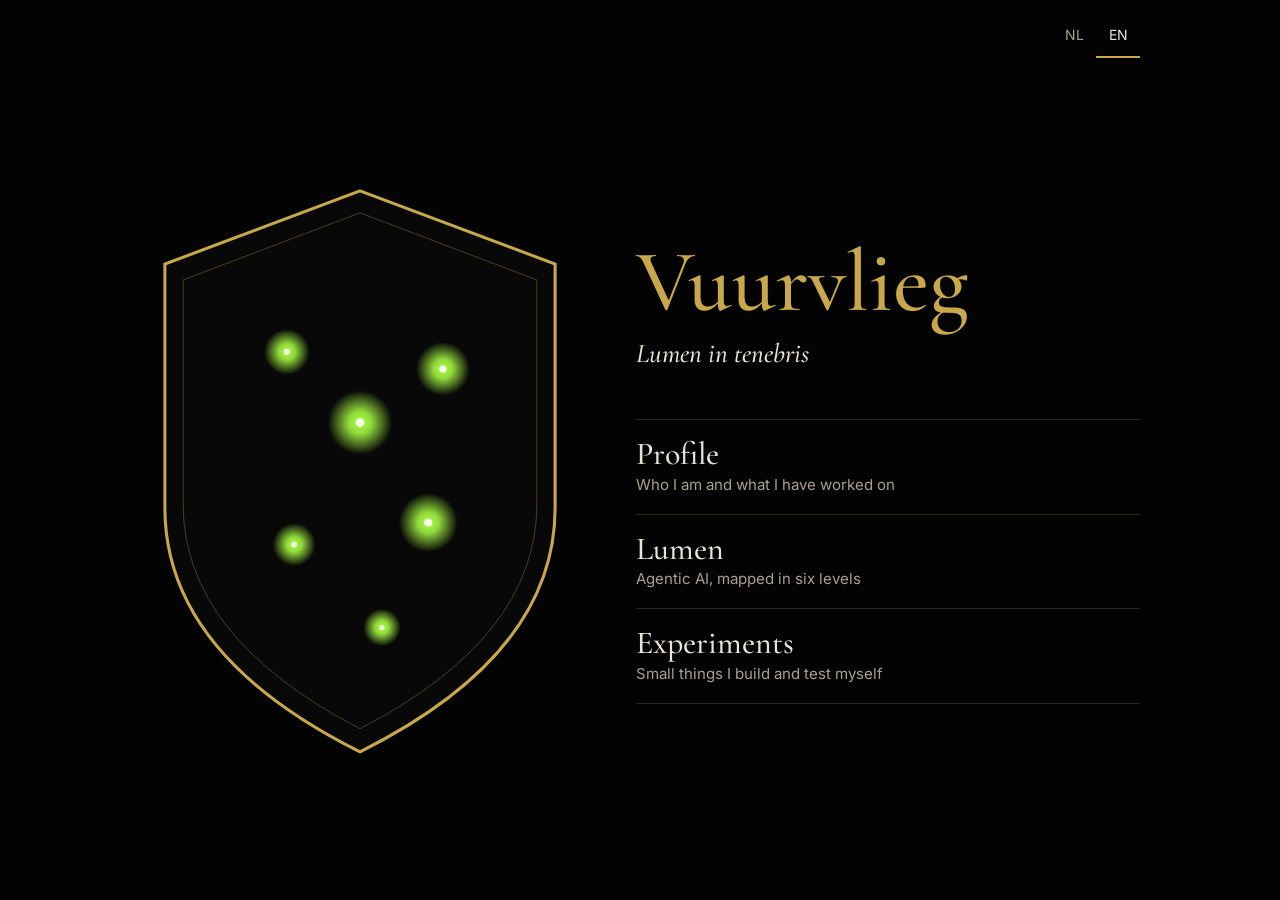
<file: index.html>
<!DOCTYPE html>
<html lang="nl">
<head>
<meta charset="UTF-8">
<meta name="viewport" content="width=device-width, initial-scale=1">
<meta name="description" content="Vuurvlieg: the personal site of Niels van der Heijden, with his profile, Lumen (agentic AI, mapped) and experiments.">
<title>vuurvlieg.com | Lumen in Tenebris</title>
<link rel="icon" href="/favicon.ico" sizes="any">
<link rel="icon" href="/favicon.svg" type="image/svg+xml">
<link rel="apple-touch-icon" href="/apple-touch-icon.png">
<style>
@font-face{font-family:'VV Serif';font-weight:500;font-style:normal;font-display:swap;src:url([data-uri]) format('woff2')}
@font-face{font-family:'VV Serif';font-weight:500;font-style:italic;font-display:swap;src:url([data-uri]) format('woff2')}
@font-face{font-family:'VV Sans';font-weight:400;font-style:normal;font-display:swap;src:url([data-uri]) format('woff2')}
@font-face{font-family:'VV Sans';font-weight:600;font-style:normal;font-display:swap;src:url([data-uri]) format('woff2')}
:root{--night:#030303;--shield:#080808;--gold:#c8a84b;--glow:#aaff44;--text:#e9e4d6;--muted:#a8a18f;--line:rgba(200,168,75,.22);
--serif:'VV Serif','Times New Roman',serif;--sans:'VV Sans',system-ui,sans-serif;color-scheme:dark}
*{margin:0;padding:0;box-sizing:border-box}
body{background:var(--night);color:var(--text);font-family:var(--sans);line-height:1.6}
a{color:var(--gold)}
:focus-visible{outline:2px solid var(--glow);outline-offset:3px}
.wrap{max-width:1040px;margin:0 auto;padding:0 20px}

.top{display:flex;justify-content:flex-end;align-items:center;gap:16px;padding-top:14px;font-size:14px}
.top a{display:inline-flex;align-items:center;min-height:44px}
.lang{display:flex}
.lang button{min-width:44px;min-height:44px;background:none;border:0;border-bottom:2px solid transparent;color:var(--muted);font:inherit;cursor:pointer}
.lang button[aria-pressed=true]{color:var(--text);border-color:var(--gold)}

.home{min-height:calc(100svh - 58px);display:grid;grid-template-columns:minmax(0,5fr) minmax(0,6fr);gap:clamp(24px,6vw,88px);align-items:center;padding-block:24px 40px}
.shield{justify-self:end;width:100%;max-width:min(400px,calc((100svh - 140px)*.75))}
.shield svg{display:block;width:100%;height:auto;overflow:visible}
.fly{transition:transform 1.1s cubic-bezier(.45,.05,.2,1)}
.drift{animation:drift var(--d) ease-in-out infinite alternate;animation-delay:var(--o)}
.halo{fill:var(--glow);animation:pulse 3.2s ease-in-out infinite;animation-delay:var(--o)}
.core{fill:#f4ffe8}
.trail{fill:none;stroke:var(--glow);stroke-width:1;stroke-dasharray:2 6;opacity:0;transition:opacity .5s}
.trail.on{opacity:.45;transition-delay:.7s}
@keyframes drift{from{transform:translate(-7px,5px)}to{transform:translate(8px,-9px)}}
@keyframes pulse{0%,100%{opacity:.4}50%{opacity:1}}
.shape .drift{animation-play-state:paused}

h1{font-family:var(--serif);font-weight:500;font-size:clamp(48px,8vw,88px);line-height:1;color:var(--gold)}
.motto{font-family:var(--serif);font-style:italic;font-size:clamp(21px,2.4vw,27px);margin-top:6px}
nav ul{list-style:none;margin-top:clamp(24px,5vh,44px);border-top:1px solid var(--line)}
nav a{display:block;text-decoration:none;color:var(--text);padding:16px 0 17px;border-bottom:1px solid var(--line)}
nav strong{display:block;font-family:var(--serif);font-weight:500;font-size:32px;line-height:1.15;transition:color .2s}
nav span{display:block;color:var(--muted);font-size:15px}
nav a:hover strong,nav a:focus-visible strong{color:var(--glow)}

@media(max-width:760px){
 .home{grid-template-columns:1fr;gap:12px;align-content:start;padding-top:4px}
 .shield{justify-self:center;max-width:min(220px,24svh)}
 .intro h1,.motto{text-align:center}
 nav ul{margin-top:20px}
}
@media(prefers-reduced-motion:reduce){*{animation:none!important;transition:none!important}}
</style>
</head>
<body>
<header class="wrap top">
  <div class="lang" role="group" aria-label="Taal / Language"><button type="button" data-lang="nl">NL</button><button type="button" data-lang="en">EN</button></div>
</header>

<main>
<div class="wrap home">
  <div class="shield" aria-hidden="true">
    <svg viewBox="136 96 328 468">
      <path d="M300 100 460 160V360Q460 480 300 560 140 480 140 360V160Z" fill="var(--shield)" stroke="var(--gold)" stroke-width="2.5"/>
      <path d="M300 118 445 173V357Q445 466 300 541 155 466 155 357V173Z" fill="none" stroke="var(--gold)" stroke-width=".8" opacity=".35"/>
      <polyline class="trail" points=""/>
      <g id="flies"></g>
    </svg>
  </div>
  <div class="intro">
    <h1>Vuurvlieg</h1>
    <p class="motto" lang="la">Lumen in tenebris</p>
    <nav aria-label="Vuurvlieg"><ul>
      <li><a href="/profiel/" data-shape="profile"><strong data-t="p"></strong><span data-t="pd"></span></a></li>
      <li><a href="/lumen/" data-shape="lumen"><strong>Lumen</strong><span data-t="ld"></span></a></li>
      <li><a href="/experimenten/" data-shape="exp"><strong data-t="e"></strong><span data-t="ed"></span></a></li>
    </ul></nav>
  </div>
</div>

</main>

<script>
const TXT={
nl:{p:"Profiel",pd:"Wie ik ben en waaraan ik heb gewerkt",ld:"Agentic AI in kaart, in zes niveaus",e:"Experimenten",ed:"Kleine dingen die ik zelf bouw en test"},
en:{p:"Profile",pd:"Who I am and what I have worked on",ld:"Agentic AI, mapped in six levels",e:"Experiments",ed:"Small things I build and test myself"}};

let lang="en";
try{const u=new URLSearchParams(location.search).get("lang"),s=localStorage.getItem("vuurvlieg-lang");lang=[u,s].find(l=>l==="nl"||l==="en")||"en"}catch(e){}
function render(){
  const t=TXT[lang];document.documentElement.lang=lang;
  document.querySelectorAll("[data-t]").forEach(e=>e.textContent=t[e.dataset.t]);
  document.querySelectorAll("[data-lang]").forEach(b=>b.setAttribute("aria-pressed",b.dataset.lang===lang));
}
document.querySelectorAll("[data-lang]").forEach(b=>b.onclick=()=>{lang=b.dataset.lang;try{localStorage.setItem("vuurvlieg-lang",lang)}catch(e){}render()});
render();

/* Zes vuurvliegen. In rust zweven ze; bij een bestemming vormen ze haar. [x, y, schaal] */
const REST=[[300,290,1.2],[240,232,.85],[368,246,1],[246,390,.8],[356,372,1.1],[318,458,.7]];
const SHAPES={
  profile:[[300,310,2.4],...Array(5).fill([300,310,0])],
  lumen:[[200,420,.6],[240,380,.7],[280,340,.8],[320,300,.9],[360,260,1],[400,220,1.15]],
  exp:[[250,310,1.6],[350,310,1.6],[250,310,0],[350,310,0],[250,310,0],[350,310,0]]};
const NS="http://www.w3.org/2000/svg",box=document.getElementById("flies"),trail=document.querySelector(".trail");
const el=(n,a,p)=>{const e=document.createElementNS(NS,n);for(const k in a)e.setAttribute(k,a[k]);p.appendChild(e);return e};
const defs=el("defs",{},box),g=el("radialGradient",{id:"g"},defs);
[[0,1],[.35,.85],[1,0]].forEach(([o,a])=>el("stop",{offset:o,"stop-color":"#aaff44","stop-opacity":a},g));
const flies=REST.map((_,i)=>{const f=el("g",{class:"fly"},box),d=el("g",{class:"drift",style:`--d:${4+i*.9}s;--o:-${i*1.3}s`},f);
  el("circle",{r:22,class:"halo",style:`fill:url(#g);--o:-${i*.7}s`},d);el("circle",{r:3,class:"core"},d);return f});
function form(name){
  const s=SHAPES[name]||REST;
  flies.forEach((f,i)=>f.style.transform=`translate(${s[i][0]}px,${s[i][1]}px) scale(${s[i][2]})`);
  box.classList.toggle("shape",!!SHAPES[name]);
  if(name==="lumen")trail.setAttribute("points",s.map(p=>p[0]+","+p[1]).join(" "));
  trail.classList.toggle("on",name==="lumen");
}
form();
document.querySelectorAll("[data-shape]").forEach(a=>{
  ["pointerenter","focus"].forEach(ev=>a.addEventListener(ev,()=>form(a.dataset.shape)));
  ["pointerleave","blur"].forEach(ev=>a.addEventListener(ev,()=>form()));
});
</script>
</body>
</html>
</file>
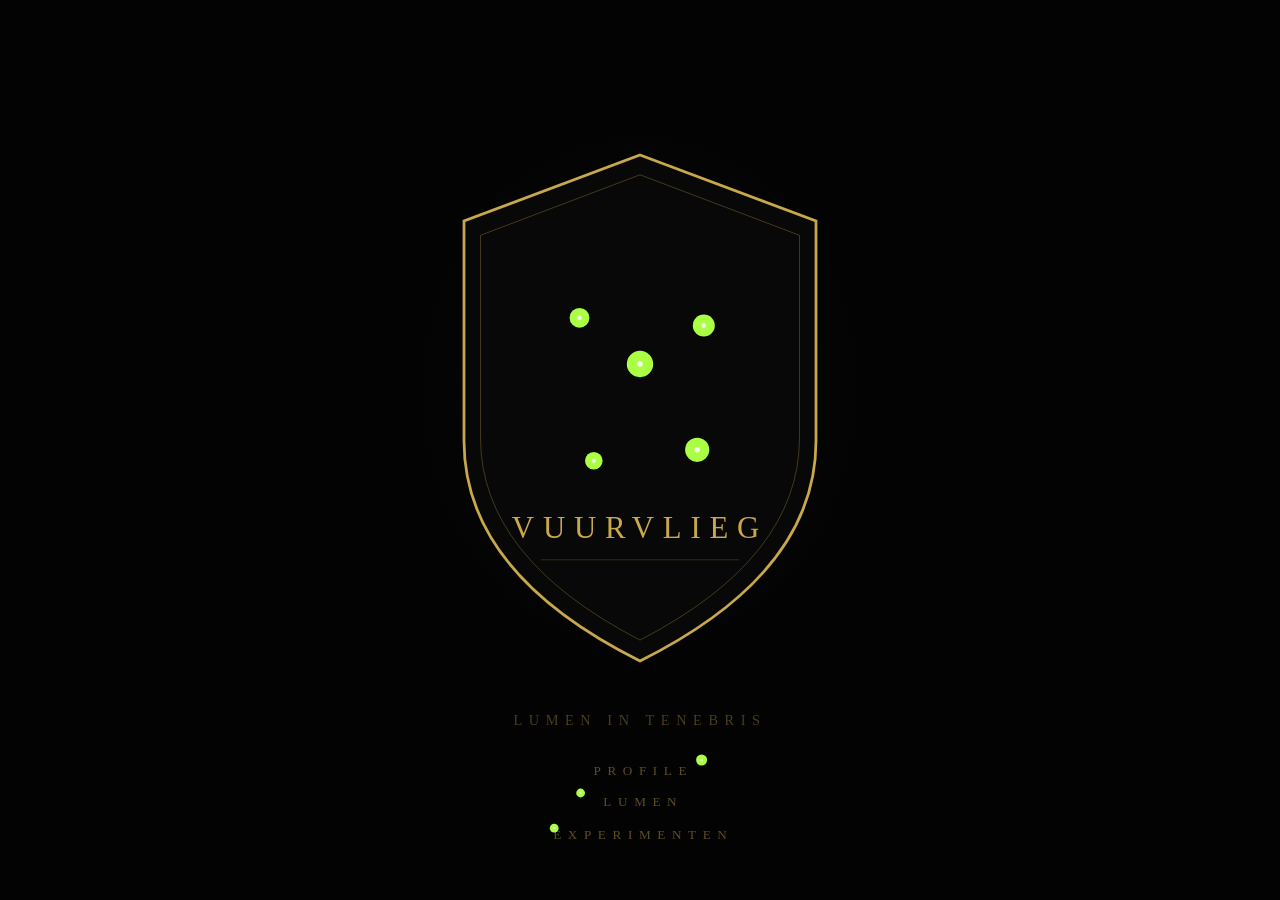
<file: archief/index.html>
<!DOCTYPE html>
<html lang="nl">
<head>
  <meta charset="UTF-8">
  <meta name="viewport" content="width=device-width, initial-scale=1.0">
  <link rel="icon" href="/favicon.ico" sizes="any">
  <link rel="icon" href="/favicon.svg" type="image/svg+xml">
  <link rel="apple-touch-icon" href="/apple-touch-icon.png">
  <meta name="robots" content="noindex">
  <title>Archief: oude homepage | vuurvlieg.com</title>
  <style>
    * { margin: 0; padding: 0; box-sizing: border-box; }
    body { background: #030303; display: flex; align-items: center; justify-content: center; min-height: 100vh; overflow: hidden; }
    .container { width: 100%; max-width: 700px; padding: 20px; }

    @keyframes fly1 { 0%,100%{transform:translate(0,0)} 33%{transform:translate(8px,-12px)} 66%{transform:translate(-6px,6px)} }
    @keyframes fly2 { 0%,100%{transform:translate(0,0)} 33%{transform:translate(-10px,8px)} 66%{transform:translate(6px,-5px)} }
    @keyframes fly3 { 0%,100%{transform:translate(0,0)} 33%{transform:translate(6px,10px)} 66%{transform:translate(-8px,-7px)} }
    @keyframes fly4 { 0%,100%{transform:translate(0,0)} 33%{transform:translate(-7px,-9px)} 66%{transform:translate(9px,5px)} }
    @keyframes fly5 { 0%,100%{transform:translate(0,0)} 33%{transform:translate(10px,6px)} 66%{transform:translate(-5px,-10px)} }

    @keyframes pulse {
      0%,100% { opacity: 0.3; filter: blur(3px); }
      50% { opacity: 1; filter: blur(0px); }
    }

    .mover1 { animation: fly1 6s ease-in-out infinite; }
    .mover2 { animation: fly2 8s ease-in-out infinite; animation-delay: -1s; }
    .mover3 { animation: fly3 5s ease-in-out infinite; animation-delay: -3s; }
    .mover4 { animation: fly4 9s ease-in-out infinite; animation-delay: -2s; }
    .mover5 { animation: fly5 7s ease-in-out infinite; animation-delay: -4s; }

    .light { fill: #aaff44; animation: pulse 3s ease-in-out infinite; }
    .l1 { animation-delay: 0.2s; }
    .l2 { animation-delay: 0.8s; }
    .l3 { animation-delay: 1.5s; }
    .l4 { animation-delay: 0.1s; }
    .l5 { animation-delay: 2.2s; }

    .shield-fill { fill: #080808; }
    .gold-stroke { fill: none; stroke: #c8a84b; stroke-width: 2.5; }
    .gold-inner { fill: none; stroke: #c8a84b; stroke-width: 0.8; opacity: 0.35; }
    .text-gold { fill: #c8a84b; font-family: 'Times New Roman', serif; text-anchor: middle; }
    /* Link naar het profiel met eigen vuurvliegje */
    @keyframes fly6 { 0%,100%{transform:translate(0,0)} 25%{transform:translate(-14px,-6px)} 50%{transform:translate(-4px,-14px)} 75%{transform:translate(10px,-4px)} }
    .mover6 { animation: fly6 7s ease-in-out infinite; }
    .l6 { animation-delay: 1.1s; }
    .profile-link text { opacity: 0.45; transition: opacity .3s; }
    .profile-link:hover text, .profile-link:focus text { opacity: 1; }
    .profile-link { cursor: pointer; outline: none; }
  </style>
</head>
<body>
<div class="container">
  <svg viewBox="0 0 600 732" xmlns="http://www.w3.org/2000/svg">

    <!-- Achtergrond gloed -->
    <radialGradient id="bg" cx="50%" cy="45%" r="40%">
      <stop offset="0%" stop-color="#c8a84b" stop-opacity="0.06"/>
      <stop offset="100%" stop-color="#030303" stop-opacity="0"/>
    </radialGradient>
    <rect width="600" height="700" fill="url(#bg)"/>

    <!-- Schild -->
    <path class="shield-fill" d="M300 100 L460 160 V360 Q460 480 300 560 Q140 480 140 360 V160 Z"/>
    <path class="gold-stroke"  d="M300 100 L460 160 V360 Q460 480 300 560 Q140 480 140 360 V160 Z"/>
    <path class="gold-inner"   d="M300 118 L445 173 V357 Q445 466 300 541 Q155 466 155 357 V173 Z"/>

    <!-- Vuurvlieg 1 — midden -->
    <g transform="translate(300,290)">
      <g class="mover1">
        <circle class="light l1" r="12"/>
        <circle fill="white" r="2.5" opacity="0.9"/>
      </g>
    </g>

    <!-- Vuurvlieg 2 — linksboven -->
    <g transform="translate(245,248)">
      <g class="mover2">
        <circle class="light l2" r="9"/>
        <circle fill="white" r="2" opacity="0.9"/>
      </g>
    </g>

    <!-- Vuurvlieg 3 — rechtsboven -->
    <g transform="translate(358,255)">
      <g class="mover3">
        <circle class="light l3" r="10"/>
        <circle fill="white" r="2" opacity="0.9"/>
      </g>
    </g>

    <!-- Vuurvlieg 4 — linksonder -->
    <g transform="translate(258,378)">
      <g class="mover4">
        <circle class="light l4" r="8"/>
        <circle fill="white" r="1.8" opacity="0.9"/>
      </g>
    </g>

    <!-- Vuurvlieg 5 — rechtsonder -->
    <g transform="translate(352,368)">
      <g class="mover5">
        <circle class="light l5" r="11"/>
        <circle fill="white" r="2.5" opacity="0.9"/>
      </g>
    </g>

    <!-- Tekst -->
    <text class="text-gold" x="300" y="448" font-size="28" letter-spacing="8" text-transform="uppercase">VUURVLIEG</text>
    <line x1="210" y1="468" x2="390" y2="468" stroke="#c8a84b" stroke-width="0.5" opacity="0.4"/>
    <text class="text-gold" x="300" y="618" font-size="13" letter-spacing="6" opacity="0.35">LUMEN IN TENEBRIS</text>

    <!-- Link naar profiel, met een klein vuurvliegje -->
    <a class="profile-link" href="/profiel/" aria-label="Profile">
      <rect x="230" y="636" width="140" height="40" fill="transparent"/>
      <text class="text-gold" x="303" y="664" font-size="12" letter-spacing="6">PROFILE</text>
      <g transform="translate(356,650)">
        <g class="mover6">
          <circle class="light l6" r="5"/>
          <circle fill="white" r="1.2" opacity="0.9"/>
        </g>
      </g>
    </a>

    <!-- Link naar Lumen, met een eigen vuurvliegje -->
    <a class="profile-link" href="/lumen/" aria-label="Lumen">
      <rect x="240" y="672" width="120" height="28" fill="transparent"/>
      <text class="text-gold" x="303" y="692" font-size="12" letter-spacing="6">LUMEN</text>
      <g transform="translate(246,680)">
        <g class="mover6" style="animation-delay:-3.5s">
          <circle class="light l6" r="4" style="animation-delay:2s"/>
          <circle fill="white" r="1" opacity="0.9"/>
        </g>
      </g>
    </a>

    <!-- Link naar Experimenten, met een eigen vuurvliegje -->
    <a class="profile-link" href="/experimenten/" aria-label="Experimenten">
      <rect x="200" y="702" width="200" height="28" fill="transparent"/>
      <text class="text-gold" x="303" y="722" font-size="12" letter-spacing="6">EXPERIMENTEN</text>
      <g transform="translate(222,712)">
        <g class="mover6" style="animation-delay:-5s">
          <circle class="light l6" r="4" style="animation-delay:1.4s"/>
          <circle fill="white" r="1" opacity="0.9"/>
        </g>
      </g>
    </a>

  </svg>
</div>
</body>
</html>
</file>
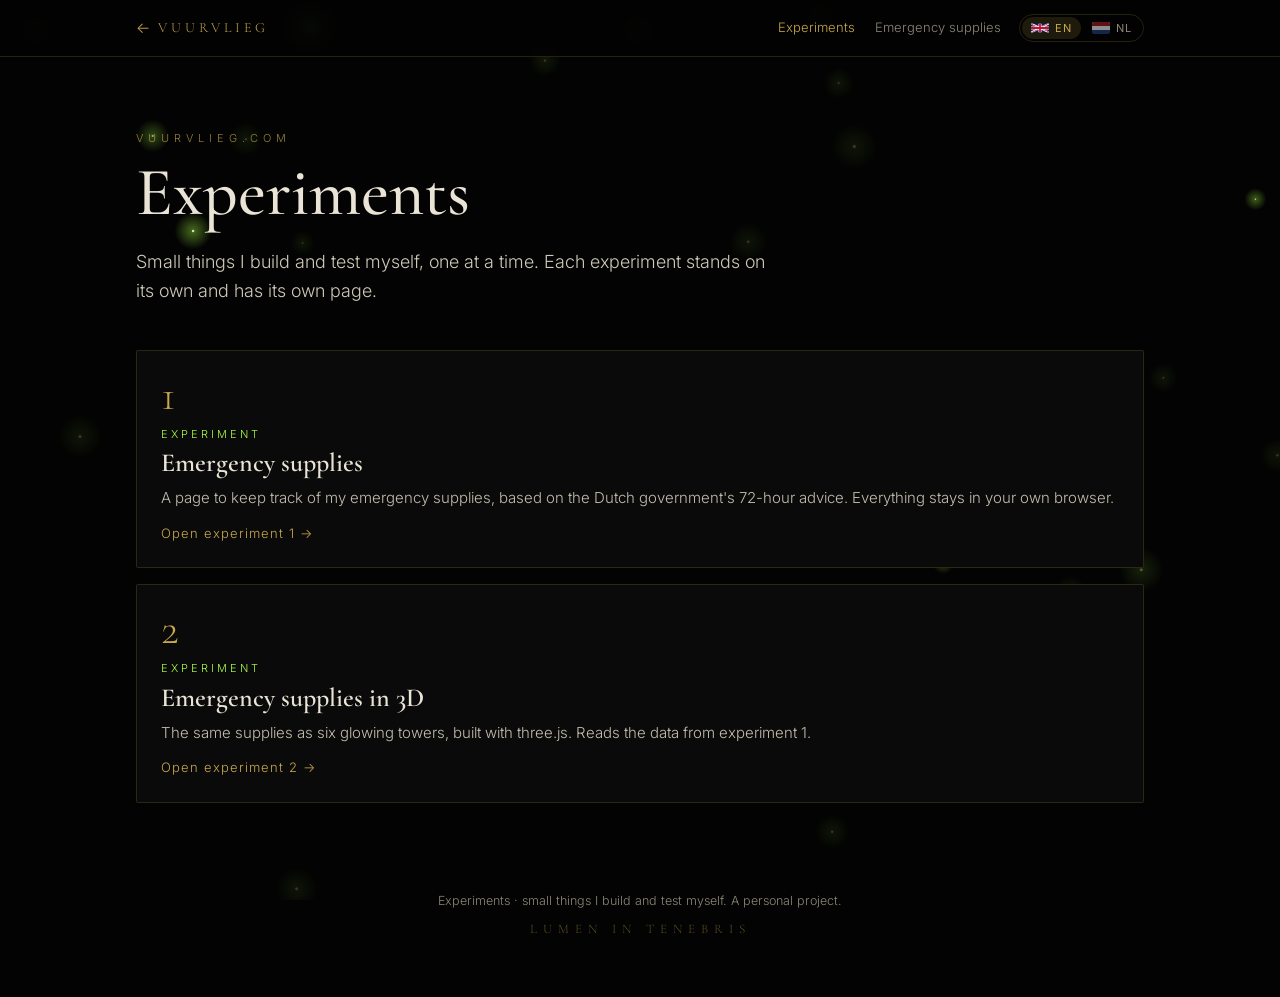
<file: experimenten/index.html>
<!DOCTYPE html>
<html lang="nl">
<head>
  <meta charset="UTF-8">
  <meta name="viewport" content="width=device-width, initial-scale=1.0">
  <link rel="icon" href="/favicon.ico" sizes="any">
  <link rel="icon" href="/favicon.svg" type="image/svg+xml">
  <link rel="apple-touch-icon" href="/apple-touch-icon.png">
  <title>Experimenten | vuurvlieg.com</title>
  <meta name="description" content="Experimenten: kleine dingen die ik zelf bouw en test.">
  <link rel="preconnect" href="https://fonts.googleapis.com">
  <link rel="preconnect" href="https://fonts.gstatic.com" crossorigin>
  <link href="https://fonts.googleapis.com/css2?family=Cormorant+Garamond:wght@400;500;600&family=Inter:wght@300;400;500;600&display=swap" rel="stylesheet">
  <link rel="stylesheet" href="/lumen/assets/lumen.css?v=2026-11-22">
  <style>
    .head { padding: 72px 0 16px; }
    .list { display: grid; gap: 16px; margin-top: 28px; padding-bottom: 48px; }
    .exp { display: block; text-decoration: none; color: var(--text); transition: border-color .3s, transform .3s; }
    .exp:hover { border-color: var(--gold-soft); transform: translateY(-3px); color: var(--text); }
    .exp .num { font-family: var(--serif); font-size: 44px; color: var(--gold); line-height: 1; }
    .exp .kind { font-size: 11px; letter-spacing: 3px; text-transform: uppercase; color: var(--glow); margin: 8px 0 4px; }
    .exp h2 { font-family: var(--serif); font-weight: 600; font-size: 26px; line-height: 1.2; margin-bottom: 8px; }
    .exp p { color: #c4beae; font-size: 15px; }
    .exp .go { display: inline-block; margin-top: 12px; color: var(--gold); font-size: 13px; letter-spacing: 1px; }
  </style>
</head>
<body data-section="exp">
<main id="app"></main>
<script src="/lumen/assets/lumen.js?v=2026-11-22"></script>
<script>
const TXT = {
  en: { eyebrow: "vuurvlieg.com", title: "Experiments", lead: "Small things I build and test myself, one at a time. Each experiment stands on its own and has its own page.",
        items: [{ href: "/experimenten/noodvoorraad/", n: 1, kind: "Experiment", t: "Emergency supplies", d: "A page to keep track of my emergency supplies, based on the Dutch government's 72-hour advice. Everything stays in your own browser.", go: "Open experiment 1 →" },
          { href: "/experimenten/noodvoorraad/3d/", n: 2, kind: "Experiment", t: "Emergency supplies in 3D", d: "The same supplies as six glowing towers, built with three.js. Reads the data from experiment 1.", go: "Open experiment 2 →" }] },
  nl: { eyebrow: "vuurvlieg.com", title: "Experimenten", lead: "Kleine dingen die ik zelf bouw en test, één voor één. Elk experiment staat op zichzelf en heeft een eigen pagina.",
        items: [{ href: "/experimenten/noodvoorraad/", n: 1, kind: "Experiment", t: "Noodvoorraad", d: "Een pagina om mijn noodvoorraad bij te houden, op basis van het 72-uursadvies van de Rijksoverheid. Alles blijft in je eigen browser.", go: "Open experiment 1 →" },
          { href: "/experimenten/noodvoorraad/3d/", n: 2, kind: "Experiment", t: "Noodvoorraad in 3D", d: "Dezelfde voorraad als zes oplichtende torens, gebouwd met three.js. Leest de gegevens uit experiment 1.", go: "Open experiment 2 →" }] }
};
function render() {
  const t = TXT[Lumen.lang], { esc } = Lumen;
  document.title = `${t.title} | vuurvlieg.com`;
  document.getElementById("app").innerHTML = `<section class="head"><div class="wrap">
    <div class="eyebrow">${esc(t.eyebrow)}</div><h1 class="lm-title">${esc(t.title)}</h1><p class="lead" style="margin-top:18px">${esc(t.lead)}</p>
  </div></section><section><div class="wrap"><div class="list">${t.items.map(i => `
    <a class="lm-card exp reveal" href="${esc(i.href)}"><div class="num">${i.n}</div><div class="kind">${esc(i.kind)}</div><h2>${esc(i.t)}</h2><p>${esc(i.d)}</p><span class="go">${esc(i.go)}</span></a>`).join("")}</div></div></section>`;
  Lumen.reveal();
}
Lumen.start("exp", render);
</script>
</body>
</html>
</file>
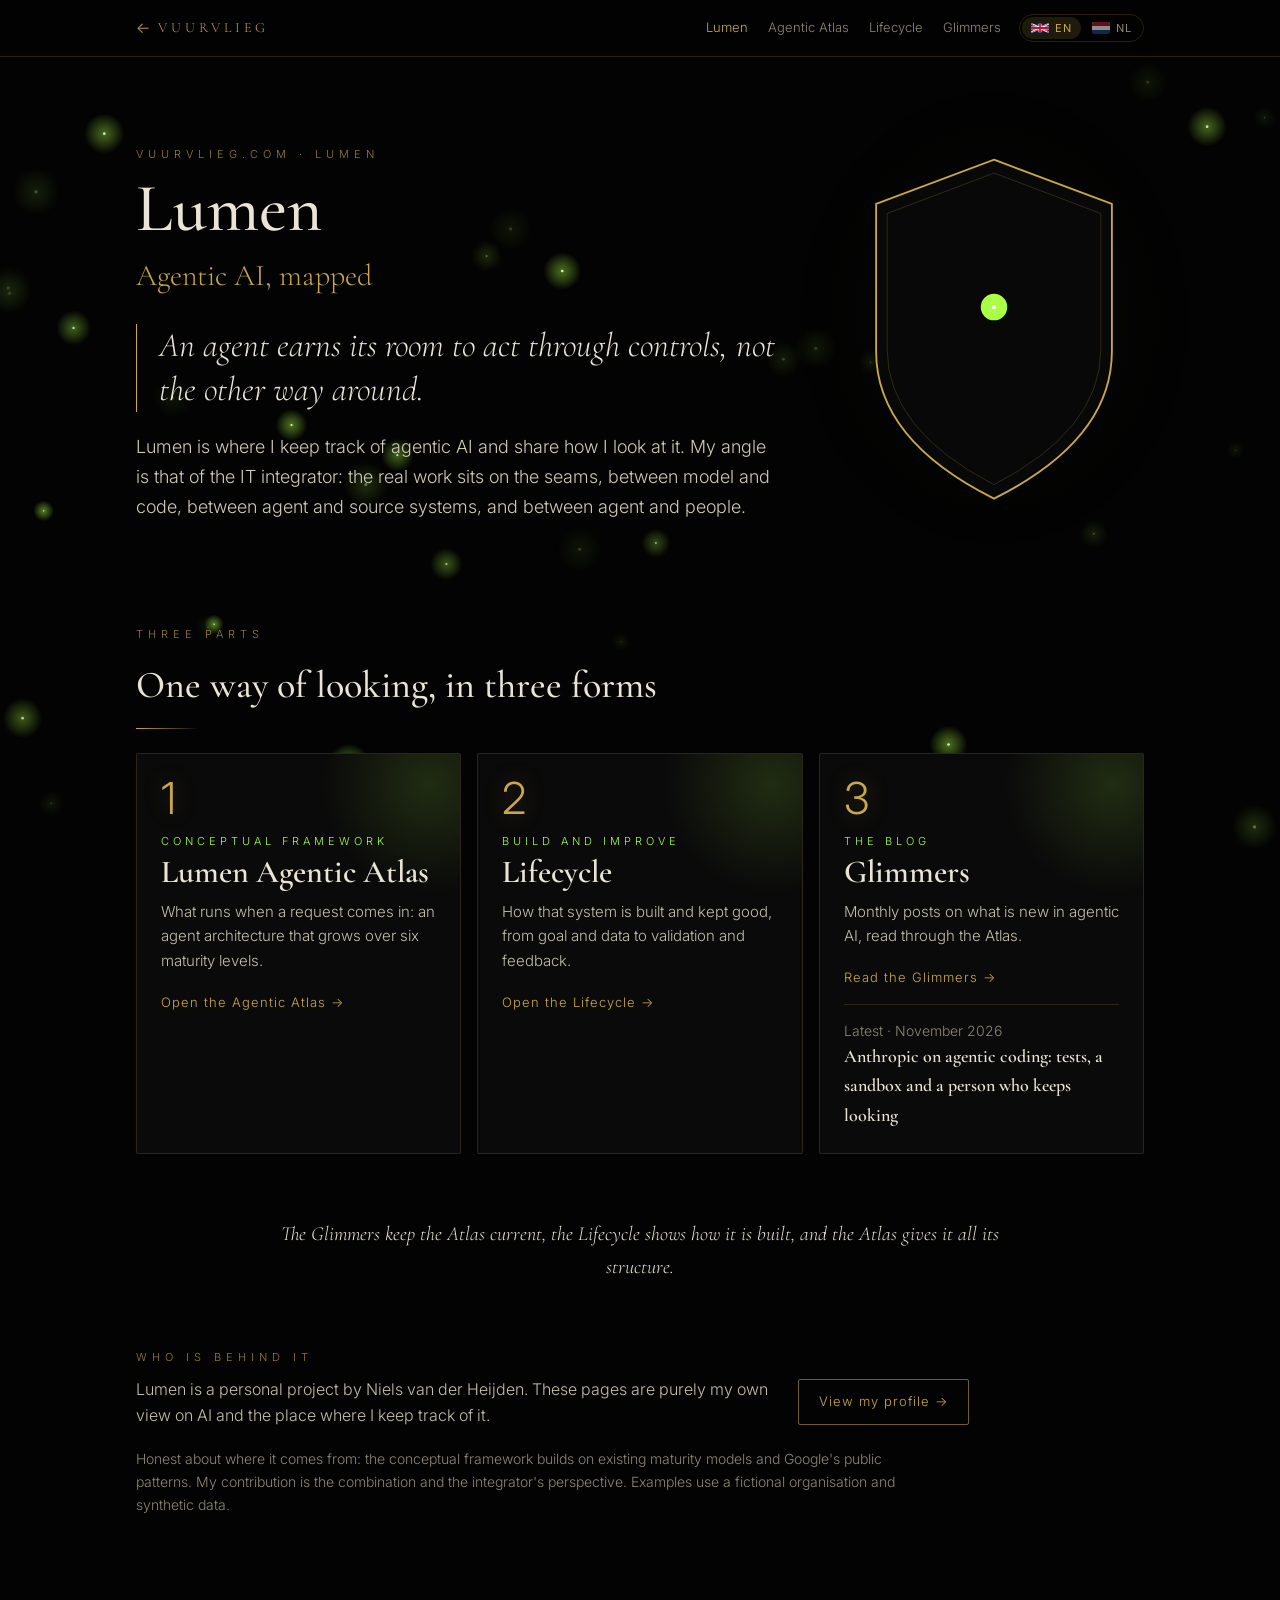
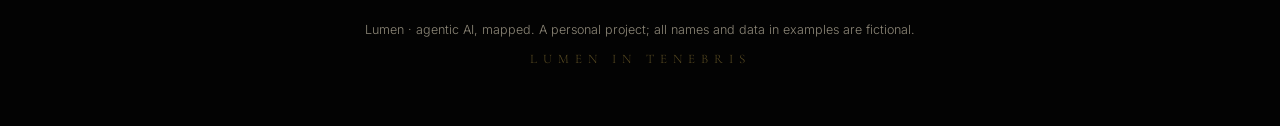
<file: lumen/index.html>
<!DOCTYPE html>
<html lang="en">
<head>
  <meta charset="UTF-8">
  <meta name="viewport" content="width=device-width, initial-scale=1.0">
  <link rel="icon" href="/favicon.ico" sizes="any">
  <link rel="icon" href="/favicon.svg" type="image/svg+xml">
  <link rel="apple-touch-icon" href="/apple-touch-icon.png">
  <title>Lumen | vuurvlieg.com</title>
  <meta name="description" content="Lumen: agentic AI, mapped. The Lumen Agentic Atlas and Glimmers, a blog on agentic AI.">
  <link rel="preconnect" href="https://fonts.googleapis.com">
  <link rel="preconnect" href="https://fonts.gstatic.com" crossorigin>
  <link href="https://fonts.googleapis.com/css2?family=Cormorant+Garamond:wght@400;500;600&family=Inter:wght@300;400;500;600&display=swap" rel="stylesheet">
  <link rel="stylesheet" href="/lumen/assets/lumen.css?v=2026-11-22">
  <style>
    .hero { padding: 88px 0 40px; position: relative; }
    .hero .sub { font-family: var(--serif); font-size: clamp(22px, 3vw, 30px); color: var(--gold); margin-top: 6px; }

    .parts { display: grid; grid-template-columns: repeat(3, 1fr); gap: 16px; }
    .part { display: block; text-decoration: none; color: var(--text); position: relative; overflow: hidden; transition: border-color .3s, transform .3s; }
    .part:hover { border-color: var(--gold-soft); transform: translateY(-3px); color: var(--text); }
    .part::before { content: ""; position: absolute; width: 220px; height: 220px; right: -80px; top: -80px; border-radius: 50%; background: radial-gradient(rgba(170,255,68,.14), transparent 70%); }
    .part .num { font-size: 44px; font-weight: 300; line-height: 1; color: var(--gold); text-shadow: 0 0 24px rgba(200,168,75,.3); }
    .part .kind { font-size: 11px; letter-spacing: 4px; text-transform: uppercase; color: var(--glow); margin-top: 12px; }
    .part h3 { font-family: var(--serif); font-weight: 600; font-size: 32px; line-height: 1.1; margin: 4px 0 10px; }
    .part p { color: #c4beae; font-size: 15px; margin-bottom: 14px; }
    .part ul { margin: 0 0 16px 18px; color: #c4beae; font-size: 14.5px; }
    .part .go { color: var(--gold); font-size: 13px; letter-spacing: 1px; }
    .latest { margin-top: 14px; padding-top: 14px; border-top: 1px solid var(--line); font-size: 14px; color: var(--muted); }
    .latest b { display: block; font-family: var(--serif); font-weight: 600; font-size: 18px; color: var(--text); }

    .loop { text-align: center; font-family: var(--serif); font-style: italic; font-size: 20px; color: var(--text); max-width: 760px; margin: 0 auto; }

    .about { display: flex; flex-wrap: wrap; align-items: center; gap: 14px 22px; }
    .about p { color: #c4beae; max-width: 640px; }
    .origin { color: var(--muted); font-size: 14px; max-width: 760px; margin-top: 18px; }
    @media (max-width: 1000px) { .parts { grid-template-columns: 1fr; } }
  </style>
</head>
<body>
<main id="app"></main>
<script src="/lumen/assets/lumen.js?v=2026-11-22"></script>
<script>
const TXT = {
  en: {
    eyebrow: "vuurvlieg.com · Lumen",
    sub: "Agentic AI, mapped",
    kern: "An agent earns its room to act through controls, not the other way around.",
    lead: "Lumen is where I keep track of agentic AI and share how I look at it. My angle is that of the IT integrator: the real work sits on the seams, between model and code, between agent and source systems, and between agent and people.",
    partsEyebrow: "Three parts", partsTitle: "One way of looking, in three forms",
    atlasKind: "Conceptual framework", atlasT: "Lumen Agentic Atlas",
    atlasD: "What runs when a request comes in: an agent architecture that grows over six maturity levels.",
    atlasGo: "Open the Agentic Atlas →",
    lifeKind: "Build and improve", lifeT: "Lifecycle",
    lifeD: "How that system is built and kept good, from goal and data to validation and feedback.",
    lifeGo: "Open the Lifecycle →",
    blogKind: "The blog", blogT: "Glimmers",
    blogD: "Monthly posts on what is new in agentic AI, read through the Atlas.",
    blogGo: "Read the Glimmers →", latest: "Latest",
    tie: "The Glimmers keep the Atlas current, the Lifecycle shows how it is built, and the Atlas gives it all its structure.",
    aboutEyebrow: "Who is behind it",
    about: "Lumen is a personal project by Niels van der Heijden. These pages are purely my own view on AI and the place where I keep track of it.",
    aboutGo: "View my profile →",
    origin: "Honest about where it comes from: the conceptual framework builds on existing maturity models and Google's public patterns. My contribution is the combination and the integrator's perspective. Examples use a fictional organisation and synthetic data."
  },
  nl: {
    eyebrow: "vuurvlieg.com · Lumen",
    sub: "Agentic AI in kaart",
    kern: "Een agent verdient zijn ruimte met controles, niet andersom.",
    lead: "Lumen is de plek waar ik agentic AI bijhoud en laat zien hoe ik ernaar kijk. Ik kijk als IT-integrator: het echte werk zit op de naden, tussen model en code, tussen agent en bronsystemen, en tussen agent en mens.",
    partsEyebrow: "Drie delen", partsTitle: "Eén manier van kijken, in drie vormen",
    atlasKind: "Conceptueel kader", atlasT: "Lumen Agentic Atlas",
    atlasD: "Wat er draait als een verzoek binnenkomt: een agentarchitectuur die groeit over zes maturity levels.",
    atlasGo: "Open de Agentic Atlas →",
    lifeKind: "Bouwen en verbeteren", lifeT: "Lifecycle",
    lifeD: "Hoe dat systeem wordt gebouwd en goed blijft, van doel en data tot validatie en terugkoppeling.",
    lifeGo: "Open de Lifecycle →",
    blogKind: "Het blog", blogT: "Lichtpunten",
    blogD: "Maandelijkse stukken over wat er nieuw is in agentic AI, gelezen door de bril van de Atlas.",
    blogGo: "Lees de Lichtpunten →", latest: "Nieuwste",
    tie: "De Lichtpunten houden de Atlas actueel, de Lifecycle laat zien hoe het wordt gebouwd, en de Atlas geeft alles zijn structuur.",
    aboutEyebrow: "Wie erachter zit",
    about: "Lumen is een persoonlijk project van Niels van der Heijden. Deze pagina's zijn puur mijn eigen visie op AI en de plek waar ik het bijhoud.",
    aboutGo: "Bekijk mijn profiel →",
    origin: "Eerlijk over de herkomst: het conceptuele kader bouwt voort op bestaande maturity models en de publieke patronen van Google. Mijn toevoeging is de combinatie en het integratorperspectief. Voorbeelden gebruiken een fictieve organisatie en synthetische data."
  }
};
let LP = [];

function render() {
  const t = TXT[Lumen.lang], { T, esc } = Lumen;
  const lp = [...LP].sort((a, b) => b.datum.localeCompare(a.datum))[0];
  document.getElementById("app").innerHTML = `
  <section class="hero"><div class="wrap hero-grid">
    <div>
      <div class="eyebrow">${esc(t.eyebrow)}</div>
      <h1 class="lm-title">Lumen</h1>
      <div class="sub">${esc(t.sub)}</div>
      <p class="kern">${esc(t.kern)}</p>
      <p class="lead">${esc(t.lead)}</p>
    </div>
    ${Lumen.shield()}
  </div></section>

  <section class="lm-sec"><div class="wrap">
    <div class="eyebrow">${esc(t.partsEyebrow)}</div><h2 class="lm-h2">${esc(t.partsTitle)}</h2>
    <div class="parts">
      <a class="lm-card part reveal" href="/lumen/atlas/">
        <div class="num">1</div><div class="kind">${esc(t.atlasKind)}</div><h3>${esc(t.atlasT)}</h3>
        <p>${esc(t.atlasD)}</p><span class="go">${esc(t.atlasGo)}</span></a>
      <a class="lm-card part reveal" href="/lumen/lifecycle/">
        <div class="num">2</div><div class="kind">${esc(t.lifeKind)}</div><h3>${esc(t.lifeT)}</h3>
        <p>${esc(t.lifeD)}</p><span class="go">${esc(t.lifeGo)}</span></a>
      <a class="lm-card part reveal" href="/lumen/lichtpunten/">
        <div class="num">3</div><div class="kind">${esc(t.blogKind)}</div><h3>${esc(t.blogT)}</h3>
        <p>${esc(t.blogD)}</p><span class="go">${esc(t.blogGo)}</span>
        ${lp ? `<div class="latest">${esc(t.latest)} · ${esc(Lumen.month(lp.datum))}<b>${esc(T(lp.t))}</b></div>` : ""}</a>
    </div>
  </div></section>

  <section class="lm-sec" style="padding-top:0"><div class="wrap">
    <p class="loop reveal">${esc(t.tie)}</p>
  </div></section>

  <section class="lm-sec" style="padding-top:0"><div class="wrap">
    <div class="eyebrow">${esc(t.aboutEyebrow)}</div>
    <div class="about"><p>${esc(t.about)}</p><a class="lm-btn" href="/profiel/">${esc(t.aboutGo)}</a></div>
    <p class="origin">${esc(t.origin)}</p>
  </div></section>`;
  Lumen.reveal();
}

Lumen.json("/lumen/data/trends.json").then(d => { LP = d.lichtpunten; render(); }).catch(() => {});
Lumen.start("lumen", render);
</script>
</body>
</html>
</file>
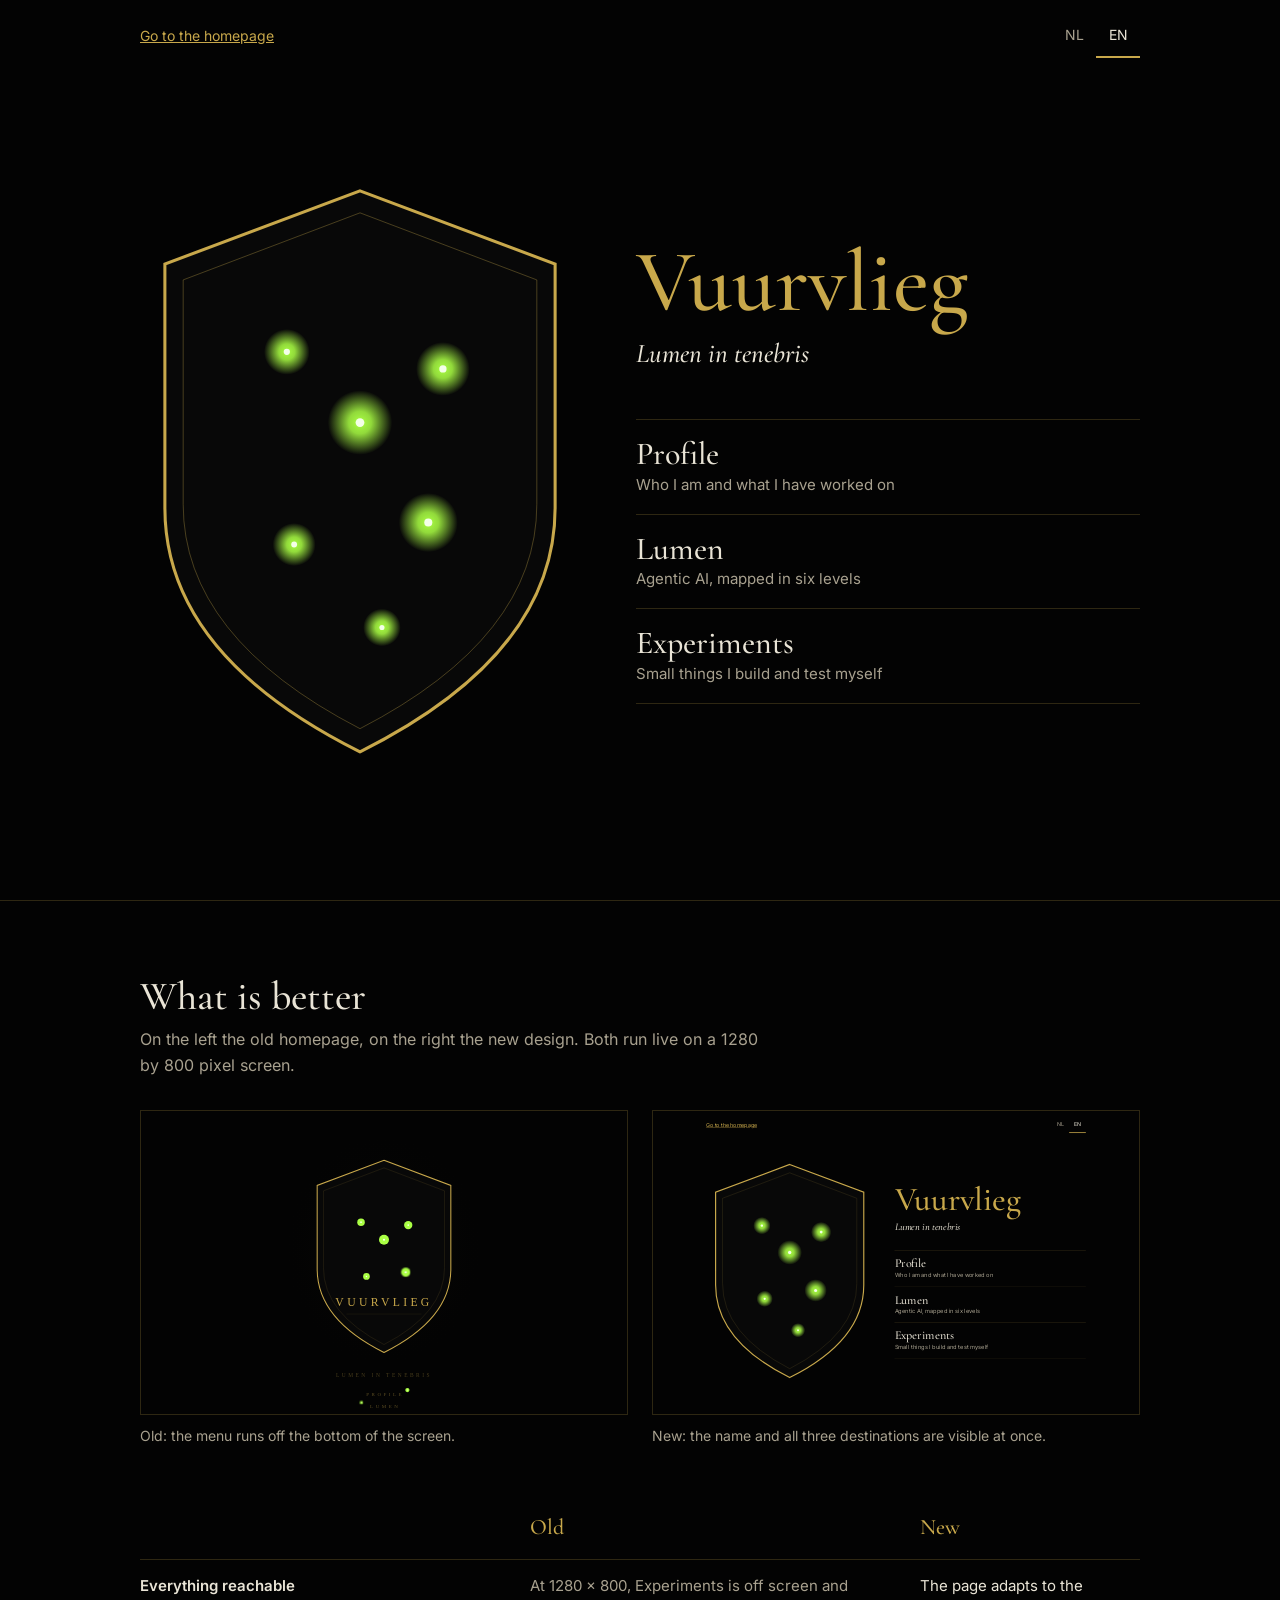
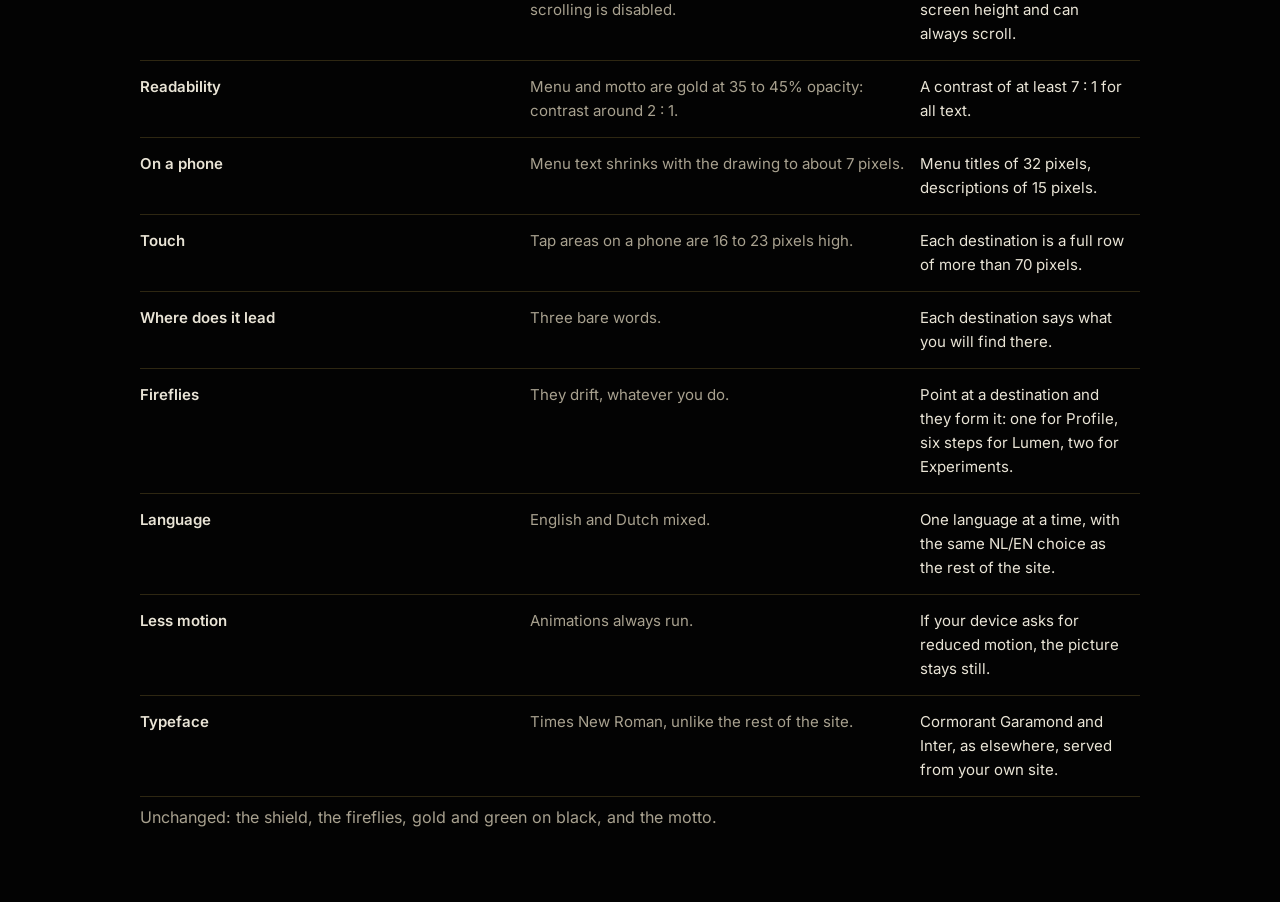
<file: nieuw/index.html>
<!DOCTYPE html>
<html lang="nl">
<head>
<meta charset="UTF-8">
<meta name="viewport" content="width=device-width, initial-scale=1">
<meta name="robots" content="noindex">
<title>Nieuw ontwerp | vuurvlieg.com</title>
<link rel="icon" href="/favicon.ico" sizes="any">
<link rel="icon" href="/favicon.svg" type="image/svg+xml">
<style>
@font-face{font-family:'VV Serif';font-weight:500;font-style:normal;font-display:swap;src:url([data-uri]) format('woff2')}
@font-face{font-family:'VV Serif';font-weight:500;font-style:italic;font-display:swap;src:url([data-uri]) format('woff2')}
@font-face{font-family:'VV Sans';font-weight:400;font-style:normal;font-display:swap;src:url([data-uri]) format('woff2')}
@font-face{font-family:'VV Sans';font-weight:600;font-style:normal;font-display:swap;src:url([data-uri]) format('woff2')}
:root{--night:#030303;--shield:#080808;--gold:#c8a84b;--glow:#aaff44;--text:#e9e4d6;--muted:#a8a18f;--line:rgba(200,168,75,.22);
--serif:'VV Serif','Times New Roman',serif;--sans:'VV Sans',system-ui,sans-serif;color-scheme:dark}
*{margin:0;padding:0;box-sizing:border-box}
body{background:var(--night);color:var(--text);font-family:var(--sans);line-height:1.6}
a{color:var(--gold)}
:focus-visible{outline:2px solid var(--glow);outline-offset:3px}
.wrap{max-width:1040px;margin:0 auto;padding:0 20px}

.top{display:flex;justify-content:space-between;align-items:center;gap:16px;padding-top:14px;font-size:14px}
.top a{display:inline-flex;align-items:center;min-height:44px}
.lang{display:flex}
.lang button{min-width:44px;min-height:44px;background:none;border:0;border-bottom:2px solid transparent;color:var(--muted);font:inherit;cursor:pointer}
.lang button[aria-pressed=true]{color:var(--text);border-color:var(--gold)}

.home{min-height:calc(100svh - 58px);display:grid;grid-template-columns:minmax(0,5fr) minmax(0,6fr);gap:clamp(24px,6vw,88px);align-items:center;padding-block:24px 40px}
.shield{justify-self:end;width:100%;max-width:min(400px,calc((100svh - 140px)*.75))}
.shield svg{display:block;width:100%;height:auto;overflow:visible}
.fly{transition:transform 1.1s cubic-bezier(.45,.05,.2,1)}
.drift{animation:drift var(--d) ease-in-out infinite alternate;animation-delay:var(--o)}
.halo{fill:var(--glow);animation:pulse 3.2s ease-in-out infinite;animation-delay:var(--o)}
.core{fill:#f4ffe8}
.trail{fill:none;stroke:var(--glow);stroke-width:1;stroke-dasharray:2 6;opacity:0;transition:opacity .5s}
.trail.on{opacity:.45;transition-delay:.7s}
@keyframes drift{from{transform:translate(-7px,5px)}to{transform:translate(8px,-9px)}}
@keyframes pulse{0%,100%{opacity:.4}50%{opacity:1}}
.shape .drift{animation-play-state:paused}

h1{font-family:var(--serif);font-weight:500;font-size:clamp(48px,8vw,88px);line-height:1;color:var(--gold)}
.motto{font-family:var(--serif);font-style:italic;font-size:clamp(21px,2.4vw,27px);margin-top:6px}
nav ul{list-style:none;margin-top:clamp(24px,5vh,44px);border-top:1px solid var(--line)}
nav a{display:block;text-decoration:none;color:var(--text);padding:16px 0 17px;border-bottom:1px solid var(--line)}
nav strong{display:block;font-family:var(--serif);font-weight:500;font-size:32px;line-height:1.15;transition:color .2s}
nav span{display:block;color:var(--muted);font-size:15px}
nav a:hover strong,nav a:focus-visible strong{color:var(--glow)}

.why{border-top:1px solid var(--line);padding-block:72px 40px}
h2{font-family:var(--serif);font-weight:500;font-size:40px;line-height:1.15}
.why>.wrap>p{color:var(--muted);max-width:62ch;margin-top:8px}
.pair{display:grid;grid-template-columns:1fr 1fr;gap:24px;margin-top:32px}
figure figcaption{font-size:14px;color:var(--muted);margin-top:10px}
.frame{position:relative;aspect-ratio:1280/800;overflow:hidden;border:1px solid var(--line);background:var(--night)}
.frame iframe{position:absolute;inset:0 auto auto 0;width:1280px;height:800px;border:0;transform-origin:0 0;pointer-events:none}
table{width:100%;border-collapse:collapse;margin-top:48px;font-size:15px}
th,td{text-align:left;vertical-align:top;padding:14px 16px 14px 0;border-bottom:1px solid var(--line)}
thead th{font-family:var(--serif);font-weight:500;font-size:22px;color:var(--gold)}
tbody th{font-weight:600;width:22%}
td{width:39%}
td.was{color:var(--muted)}
.same{margin-top:28px;max-width:62ch;color:var(--muted);padding-bottom:32px}
@media(max-width:760px){
 .home{grid-template-columns:1fr;gap:12px;align-content:start;padding-top:4px}
 .shield{justify-self:center;max-width:min(220px,24svh)}
 .intro h1,.motto{text-align:center}
 nav ul{margin-top:20px}
 .pair{grid-template-columns:1fr}
 table,tbody,tr,th,td{display:block;width:auto}
 thead{display:none}
 tr{border-bottom:1px solid var(--line);padding:14px 0}
 tbody th,td{border:0;padding:2px 0;width:auto}
 td::before{content:attr(data-l) ": ";font-weight:600}
}
@media(prefers-reduced-motion:reduce){*{animation:none!important;transition:none!important}}
</style>
</head>
<body>
<header class="wrap top">
  <a href="/" data-t="back"></a>
  <div class="lang" role="group" aria-label="Taal / Language"><button type="button" data-lang="nl">NL</button><button type="button" data-lang="en">EN</button></div>
</header>

<main>
<div class="wrap home">
  <div class="shield" aria-hidden="true">
    <svg viewBox="136 96 328 468">
      <path d="M300 100 460 160V360Q460 480 300 560 140 480 140 360V160Z" fill="var(--shield)" stroke="var(--gold)" stroke-width="2.5"/>
      <path d="M300 118 445 173V357Q445 466 300 541 155 466 155 357V173Z" fill="none" stroke="var(--gold)" stroke-width=".8" opacity=".35"/>
      <polyline class="trail" points=""/>
      <g id="flies"></g>
    </svg>
  </div>
  <div class="intro">
    <h1>Vuurvlieg</h1>
    <p class="motto" lang="la">Lumen in tenebris</p>
    <nav aria-label="Vuurvlieg"><ul>
      <li><a href="/profiel/" data-shape="profile"><strong data-t="p"></strong><span data-t="pd"></span></a></li>
      <li><a href="/lumen/" data-shape="lumen"><strong>Lumen</strong><span data-t="ld"></span></a></li>
      <li><a href="/experimenten/" data-shape="exp"><strong data-t="e"></strong><span data-t="ed"></span></a></li>
    </ul></nav>
  </div>
</div>

<section class="why"><div class="wrap">
  <h2 data-t="h"></h2>
  <p data-t="intro"></p>
  <div class="pair">
    <figure><div class="frame"><iframe src="/archief/" title="Oude homepage" tabindex="-1" loading="lazy"></iframe></div><figcaption data-t="capOld"></figcaption></figure>
    <figure><div class="frame"><iframe id="nieuwframe" title="Nieuw ontwerp" tabindex="-1" loading="lazy"></iframe></div><figcaption data-t="capNew"></figcaption></figure>
  </div>
  <table><thead><tr><td></td><th scope="col" data-t="colOld"></th><th scope="col" data-t="colNew"></th></tr></thead><tbody id="rows"></tbody></table>
  <p class="same" data-t="same"></p>
</div></section>
</main>

<script>
const TXT={
nl:{back:"Naar de homepage",p:"Profiel",pd:"Wie ik ben en waaraan ik heb gewerkt",ld:"Agentic AI in kaart, in zes niveaus",e:"Experimenten",ed:"Kleine dingen die ik zelf bouw en test",
h:"Wat er beter is",intro:"Links de oude homepage, rechts het nieuwe ontwerp. Beide draaien live op een scherm van 1280 bij 800 pixels.",
capOld:"Oud: het menu loopt onder uit beeld.",capNew:"Nieuw: naam en alle drie de bestemmingen staan direct in beeld.",colOld:"Oud",colNew:"Nieuw",
same:"Hetzelfde gebleven: het schild, de vuurvliegen, goud en groen op zwart, en het motto.",
rows:[["Alles bereikbaar","Op 1280 × 800 valt Experimenten buiten beeld, en scrollen staat uit.","De pagina past zich aan de schermhoogte aan en kan altijd scrollen."],
["Leesbaarheid","Menu en motto zijn goud op 35 tot 45% dekking: contrast rond 2 : 1.","Contrast van minimaal 7 : 1 voor alle tekst."],
["Op de telefoon","Menutekst krimpt mee met de tekening tot ongeveer 7 pixels.","Menutitels van 32 pixels, omschrijvingen van 15 pixels."],
["Aanraken","De klikvlakken zijn op een telefoon 16 tot 23 pixels hoog.","Elke bestemming is een hele regel van ruim 70 pixels."],
["Waar ga ik heen","Drie losse woorden zonder uitleg.","Bij elke bestemming staat wat je er vindt."],
["Vuurvliegen","Ze zweven, los van wat je doet.","Wijs een bestemming aan en ze vormen haar: één voor Profiel, zes treden voor Lumen, twee voor Experimenten."],
["Taal","Engels en Nederlands door elkaar.","Eén taal tegelijk, met dezelfde NL/EN-keuze als de rest van de site."],
["Minder beweging","De animaties draaien altijd.","Wie beweging uitzet op zijn apparaat, krijgt een stil beeld."],
["Lettertype","Times New Roman, anders dan de rest van de site.","Cormorant Garamond en Inter, zoals elders, meegeleverd vanaf je eigen site."]]},
en:{back:"Go to the homepage",p:"Profile",pd:"Who I am and what I have worked on",ld:"Agentic AI, mapped in six levels",e:"Experiments",ed:"Small things I build and test myself",
h:"What is better",intro:"On the left the old homepage, on the right the new design. Both run live on a 1280 by 800 pixel screen.",
capOld:"Old: the menu runs off the bottom of the screen.",capNew:"New: the name and all three destinations are visible at once.",colOld:"Old",colNew:"New",
same:"Unchanged: the shield, the fireflies, gold and green on black, and the motto.",
rows:[["Everything reachable","At 1280 × 800, Experiments is off screen and scrolling is disabled.","The page adapts to the screen height and can always scroll."],
["Readability","Menu and motto are gold at 35 to 45% opacity: contrast around 2 : 1.","A contrast of at least 7 : 1 for all text."],
["On a phone","Menu text shrinks with the drawing to about 7 pixels.","Menu titles of 32 pixels, descriptions of 15 pixels."],
["Touch","Tap areas on a phone are 16 to 23 pixels high.","Each destination is a full row of more than 70 pixels."],
["Where does it lead","Three bare words.","Each destination says what you will find there."],
["Fireflies","They drift, whatever you do.","Point at a destination and they form it: one for Profile, six steps for Lumen, two for Experiments."],
["Language","English and Dutch mixed.","One language at a time, with the same NL/EN choice as the rest of the site."],
["Less motion","Animations always run.","If your device asks for reduced motion, the picture stays still."],
["Typeface","Times New Roman, unlike the rest of the site.","Cormorant Garamond and Inter, as elsewhere, served from your own site."]]}};

const bare=new URLSearchParams(location.search).has("kaal");
let lang="en";
try{const u=new URLSearchParams(location.search).get("lang"),s=localStorage.getItem("vuurvlieg-lang");lang=[u,s].find(l=>l==="nl"||l==="en")||"en"}catch(e){}
function render(){
  const t=TXT[lang];document.documentElement.lang=lang;
  document.querySelectorAll("[data-t]").forEach(e=>e.textContent=t[e.dataset.t]);
  document.querySelectorAll("[data-lang]").forEach(b=>b.setAttribute("aria-pressed",b.dataset.lang===lang));
  const f=document.getElementById("nieuwframe");if(f&&!bare)f.src="?kaal&lang="+lang;
  document.getElementById("rows").innerHTML=t.rows.map(r=>`<tr><th scope="row">${r[0]}</th><td class="was" data-l="${t.colOld}">${r[1]}</td><td data-l="${t.colNew}">${r[2]}</td></tr>`).join("");
}
document.querySelectorAll("[data-lang]").forEach(b=>b.onclick=()=>{lang=b.dataset.lang;try{localStorage.setItem("vuurvlieg-lang",lang)}catch(e){}render()});
render();
if(bare){document.querySelector(".why").remove()}

/* Zes vuurvliegen. In rust zweven ze; bij een bestemming vormen ze haar. [x, y, schaal] */
const REST=[[300,290,1.2],[240,232,.85],[368,246,1],[246,390,.8],[356,372,1.1],[318,458,.7]];
const SHAPES={
  profile:[[300,310,2.4],...Array(5).fill([300,310,0])],
  lumen:[[200,420,.6],[240,380,.7],[280,340,.8],[320,300,.9],[360,260,1],[400,220,1.15]],
  exp:[[250,310,1.6],[350,310,1.6],[250,310,0],[350,310,0],[250,310,0],[350,310,0]]};
const NS="http://www.w3.org/2000/svg",box=document.getElementById("flies"),trail=document.querySelector(".trail");
const el=(n,a,p)=>{const e=document.createElementNS(NS,n);for(const k in a)e.setAttribute(k,a[k]);p.appendChild(e);return e};
const defs=el("defs",{},box),g=el("radialGradient",{id:"g"},defs);
[[0,1],[.35,.85],[1,0]].forEach(([o,a])=>el("stop",{offset:o,"stop-color":"#aaff44","stop-opacity":a},g));
const flies=REST.map((_,i)=>{const f=el("g",{class:"fly"},box),d=el("g",{class:"drift",style:`--d:${4+i*.9}s;--o:-${i*1.3}s`},f);
  el("circle",{r:22,class:"halo",style:`fill:url(#g);--o:-${i*.7}s`},d);el("circle",{r:3,class:"core"},d);return f});
function form(name){
  const s=SHAPES[name]||REST;
  flies.forEach((f,i)=>f.style.transform=`translate(${s[i][0]}px,${s[i][1]}px) scale(${s[i][2]})`);
  box.classList.toggle("shape",!!SHAPES[name]);
  if(name==="lumen")trail.setAttribute("points",s.map(p=>p[0]+","+p[1]).join(" "));
  trail.classList.toggle("on",name==="lumen");
}
form();
document.querySelectorAll("[data-shape]").forEach(a=>{
  ["pointerenter","focus"].forEach(ev=>a.addEventListener(ev,()=>form(a.dataset.shape)));
  ["pointerleave","blur"].forEach(ev=>a.addEventListener(ev,()=>form()));
});
function fit(){document.querySelectorAll(".frame").forEach(f=>f.firstElementChild.style.transform=`scale(${f.clientWidth/1280})`)}
if(!bare){addEventListener("resize",fit);fit()}
</script>
</body>
</html>
</file>
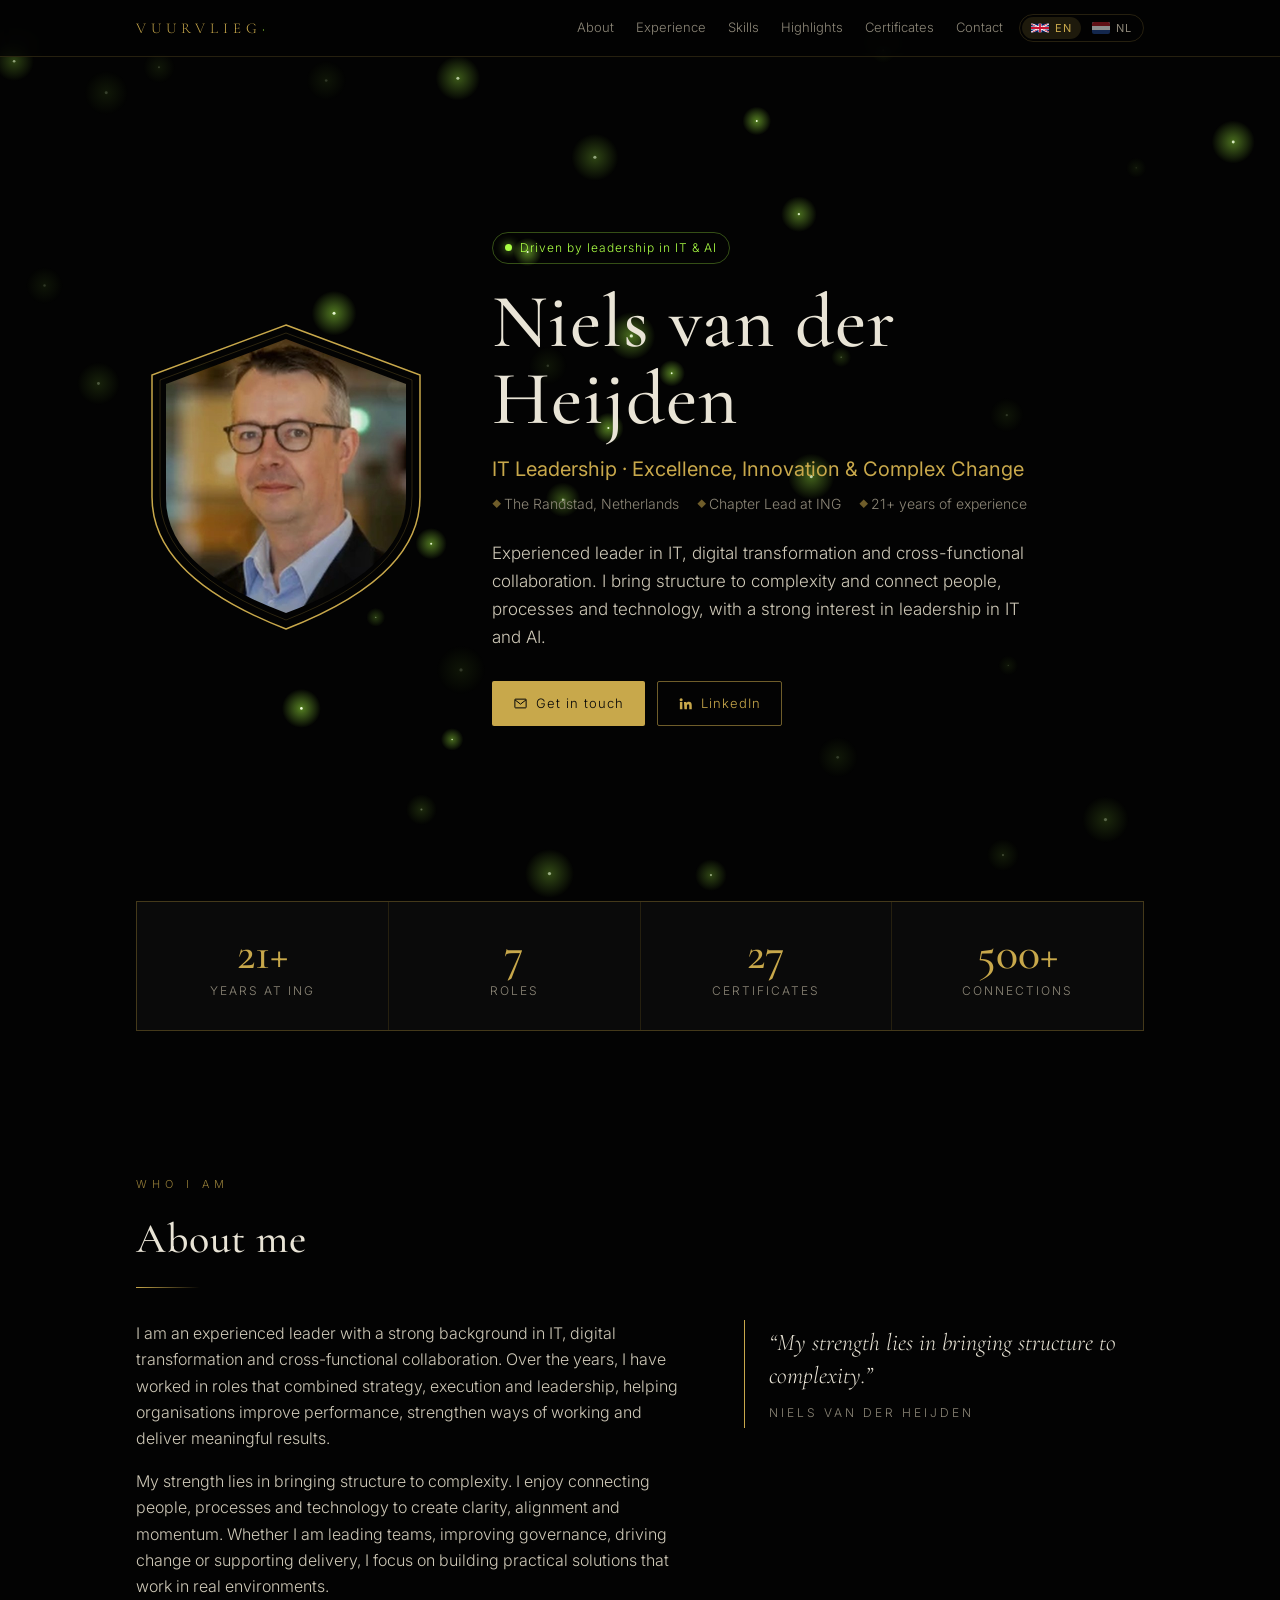
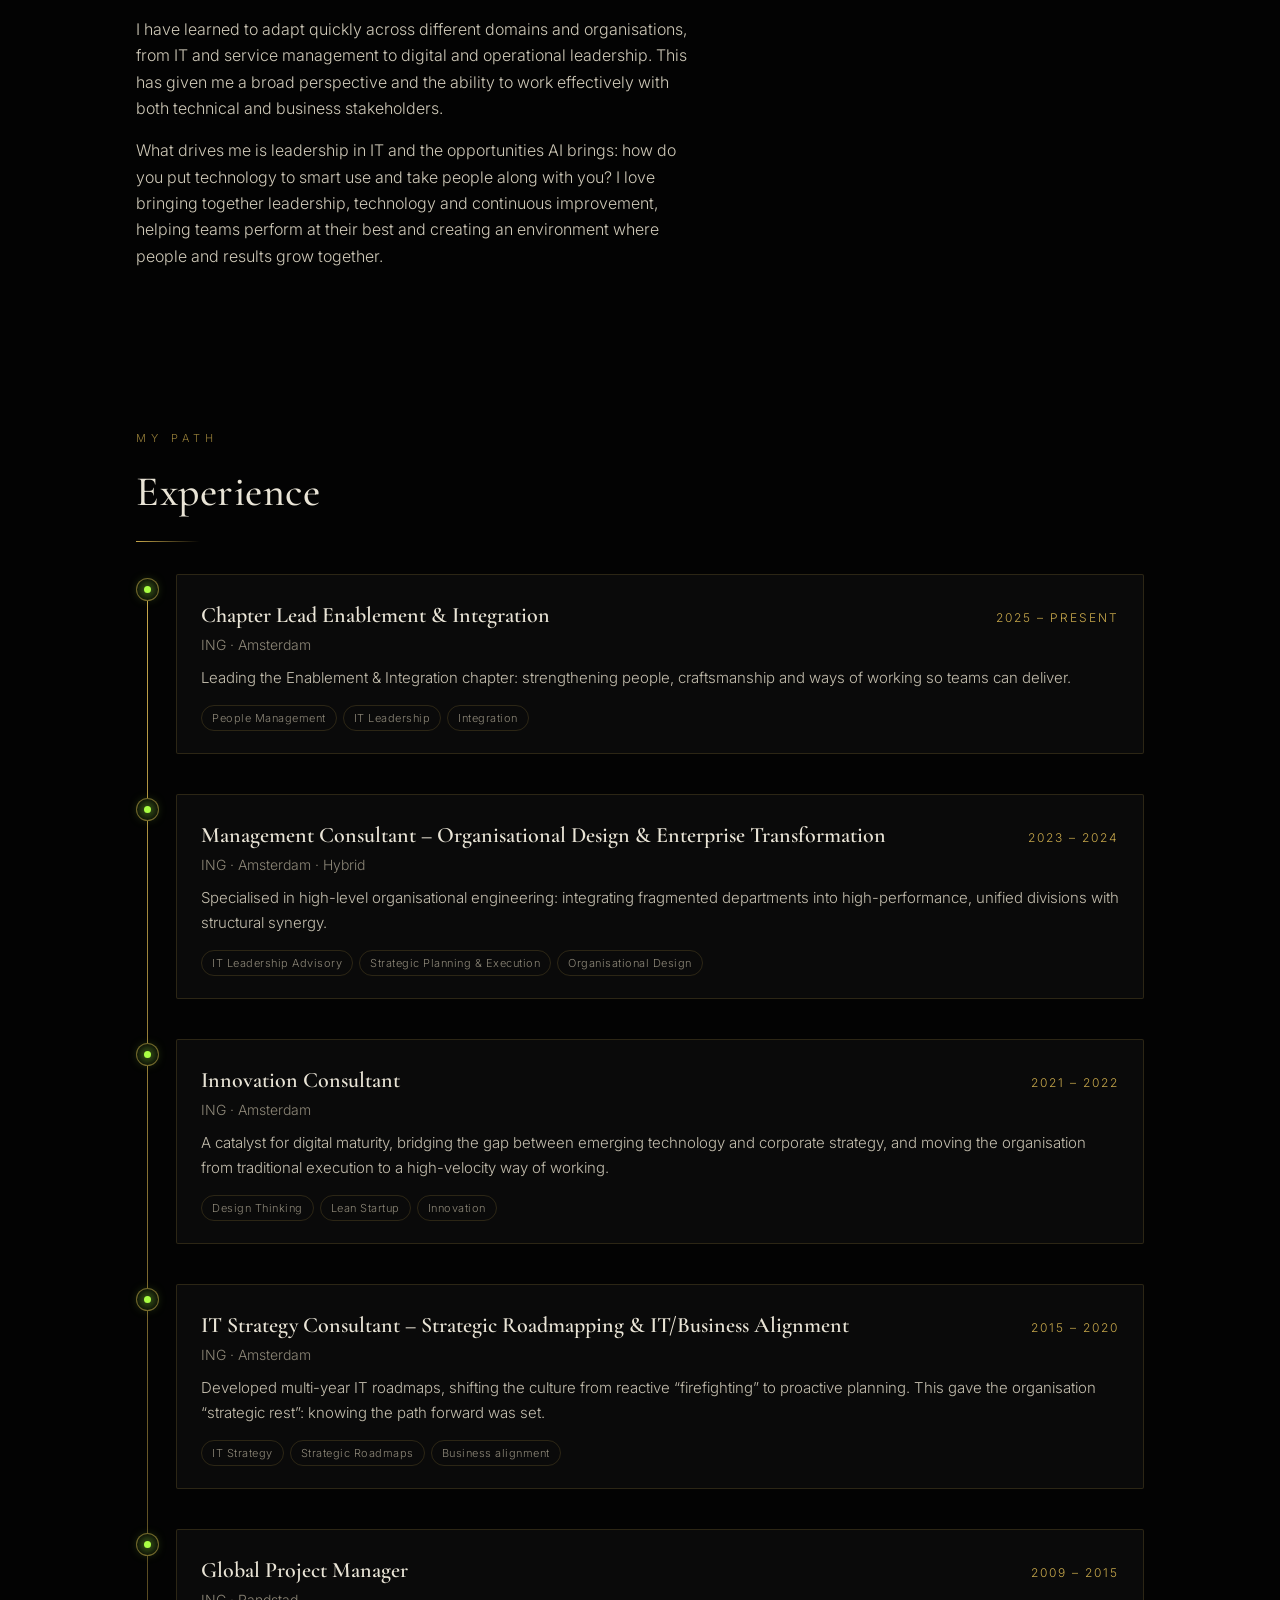
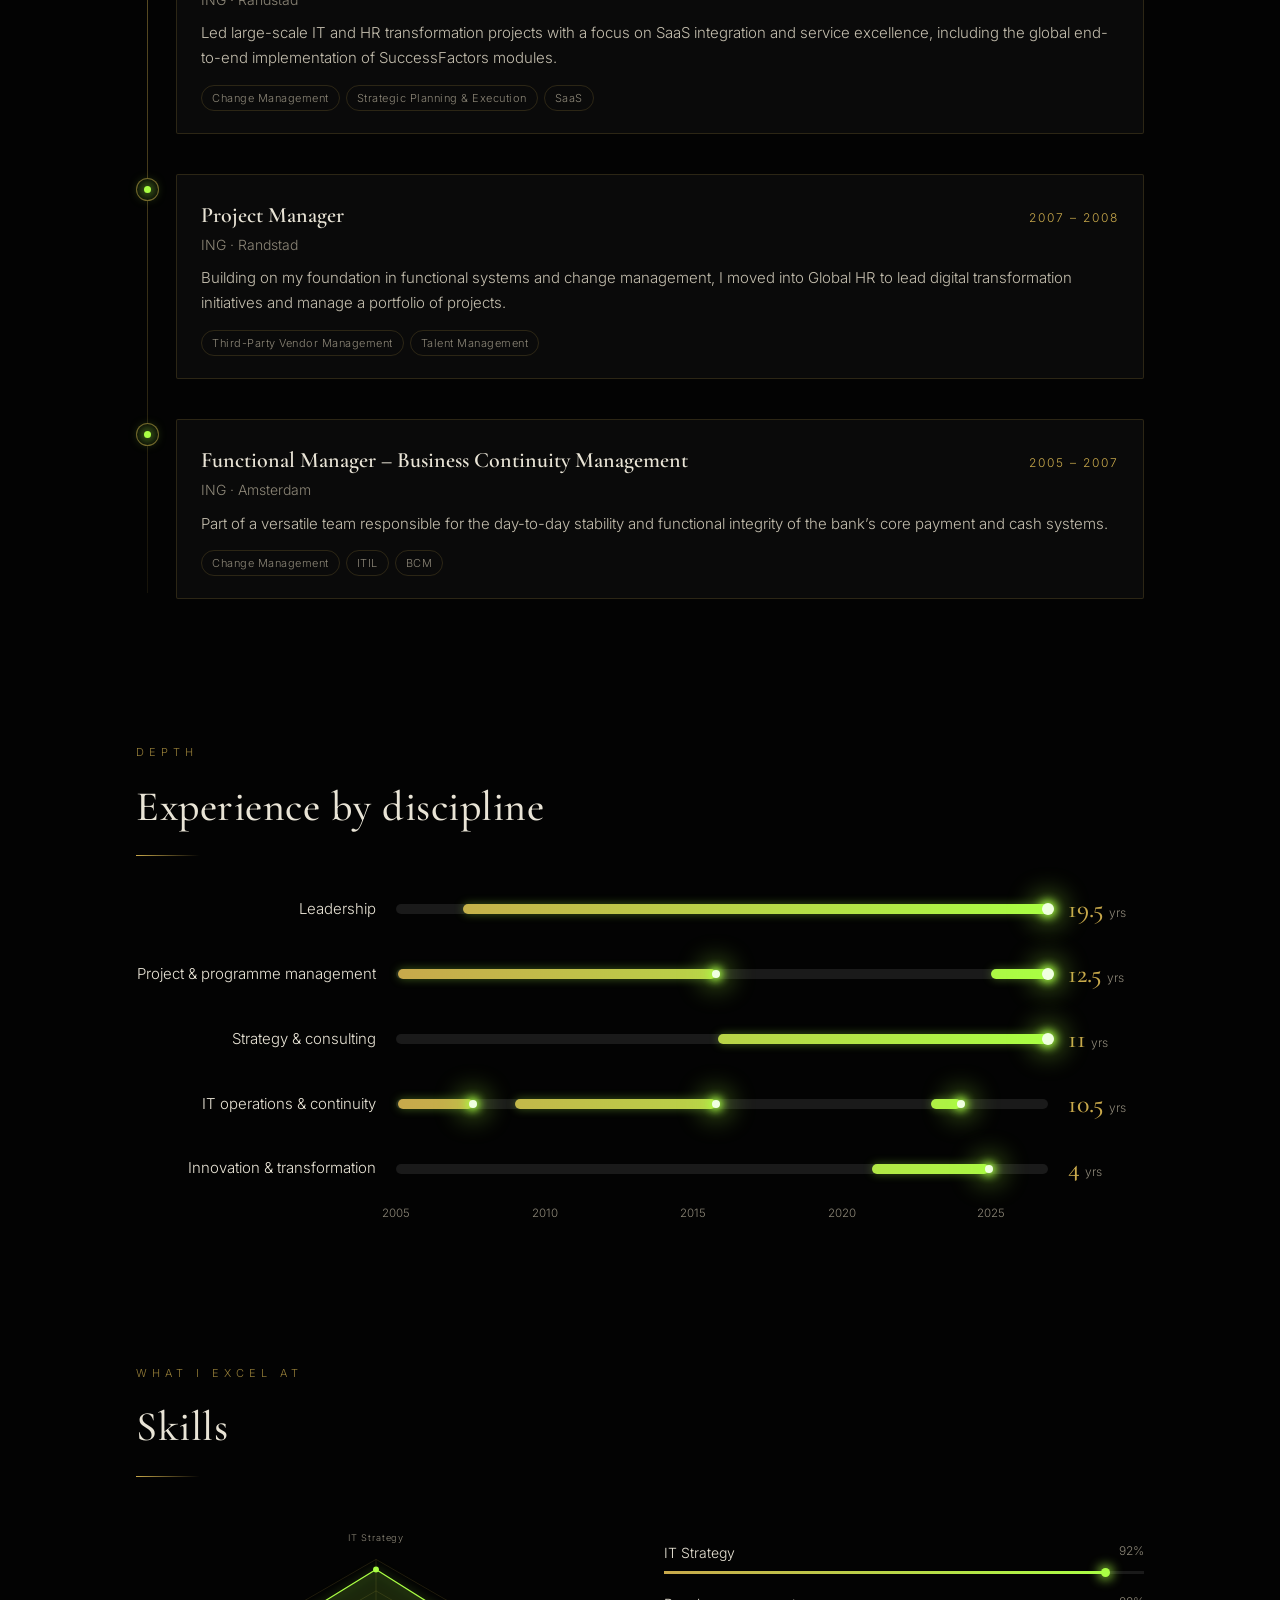
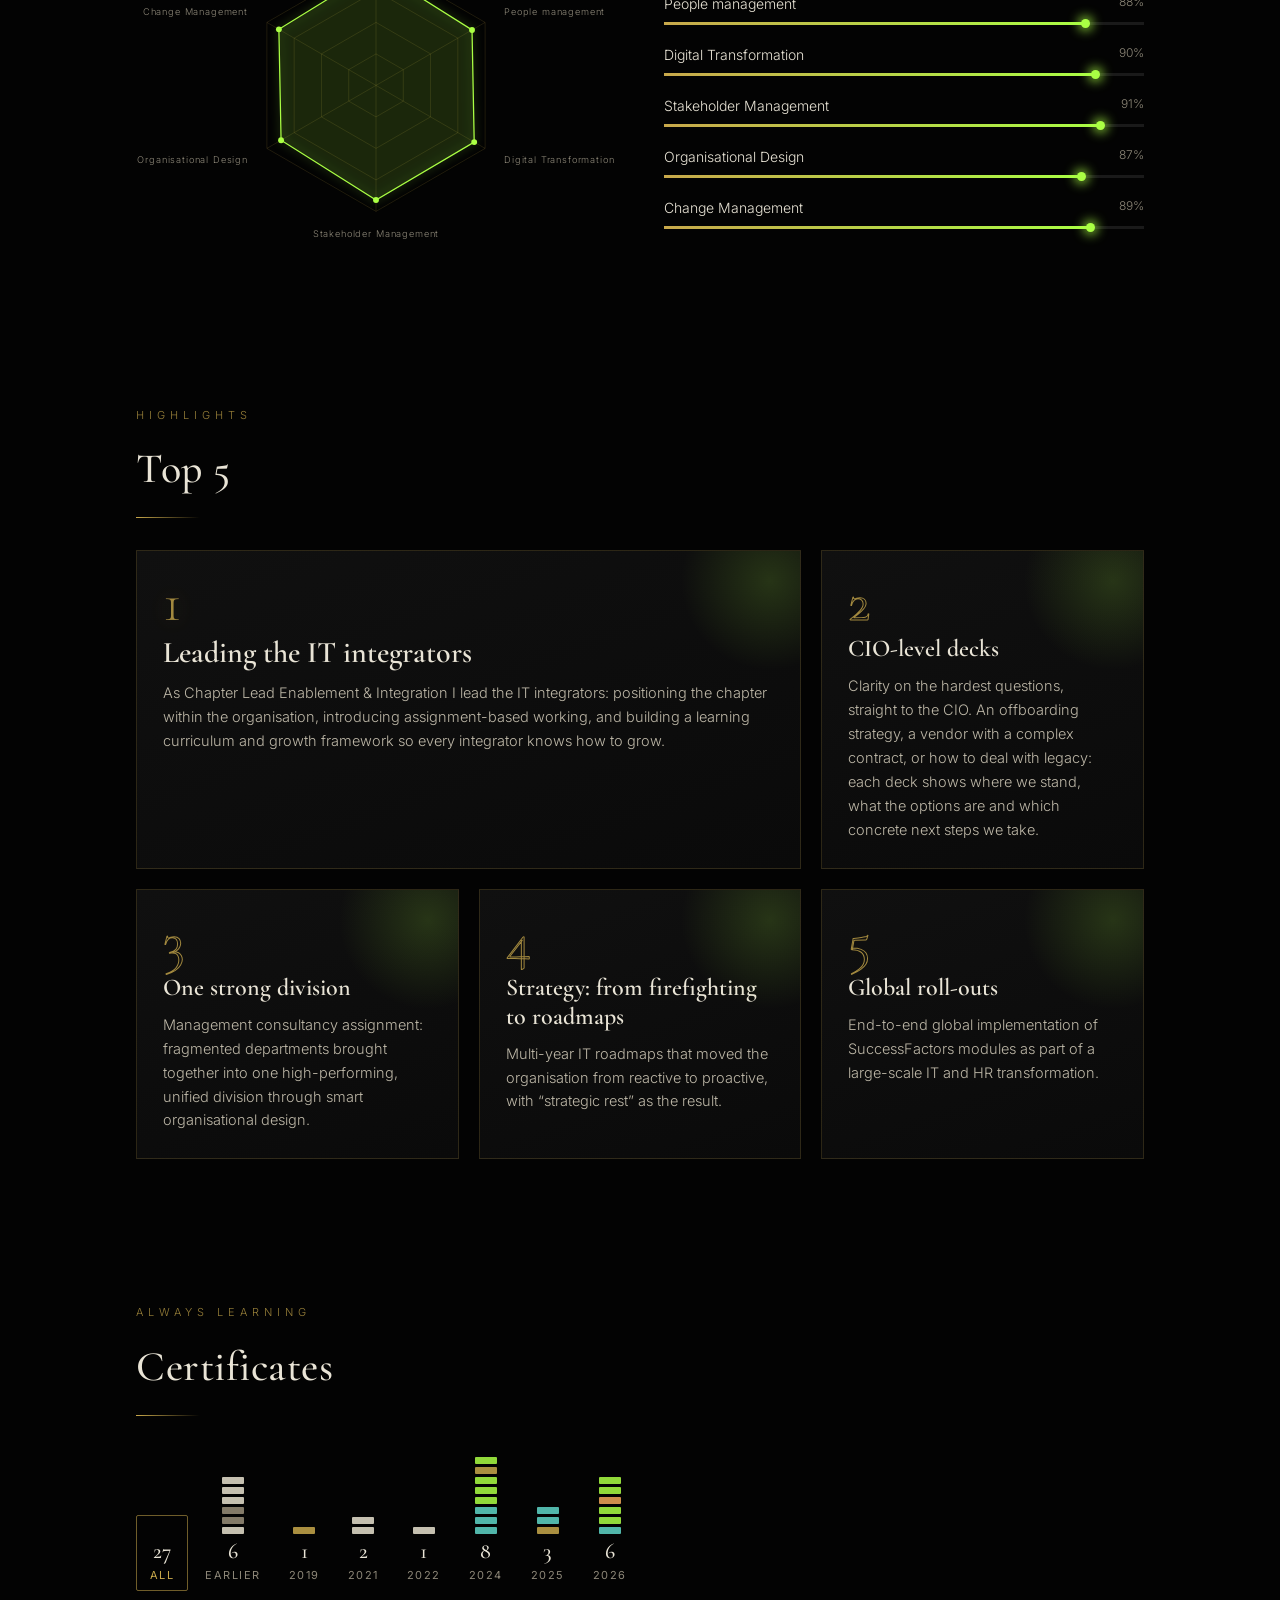
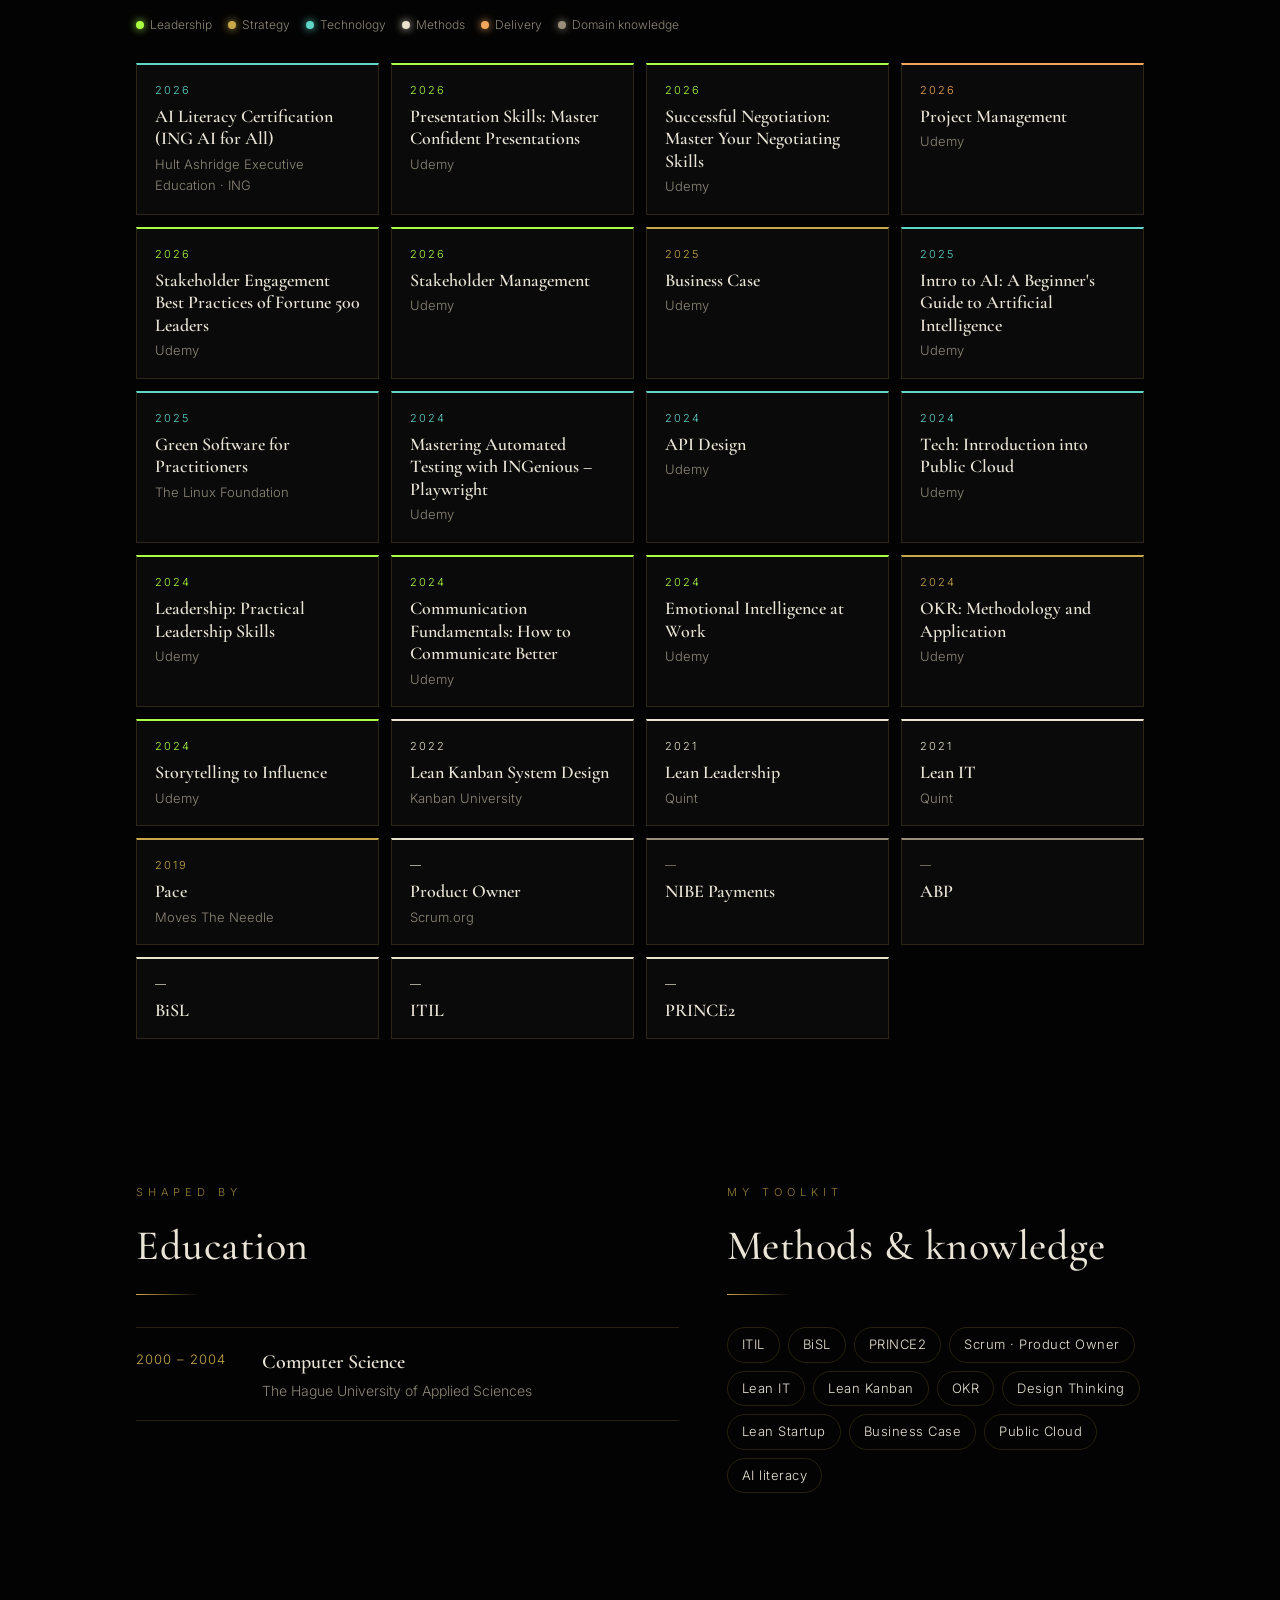
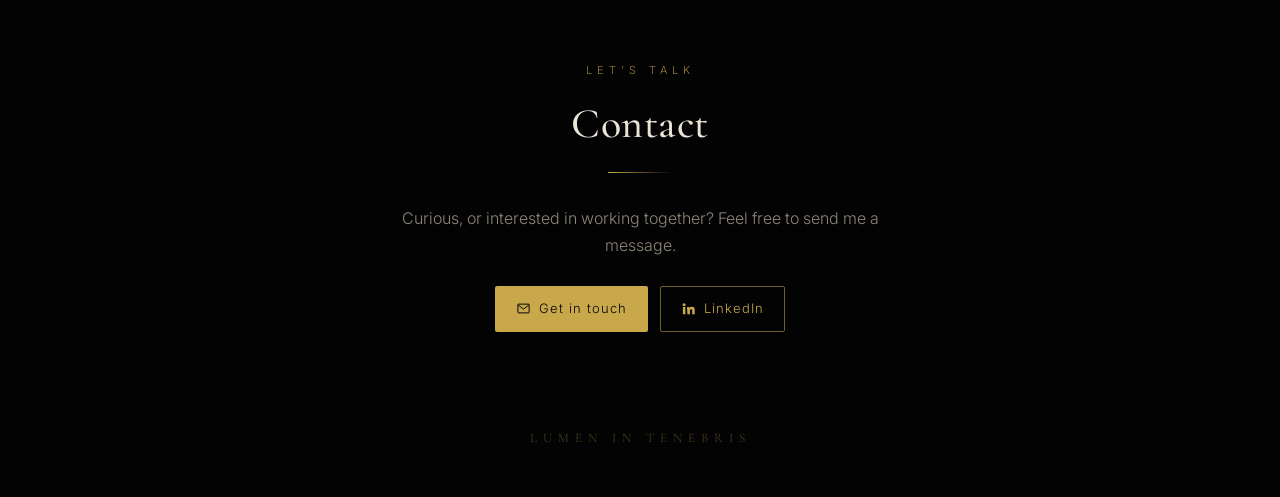
<file: profiel/index.html>
<!DOCTYPE html>
<html lang="en">
<head>
  <meta charset="UTF-8">
  <meta name="viewport" content="width=device-width, initial-scale=1.0">
  <link rel="icon" href="/favicon.ico" sizes="any">
  <link rel="icon" href="/favicon.svg" type="image/svg+xml">
  <link rel="apple-touch-icon" href="/apple-touch-icon.png">
  <title>Niels van der Heijden | vuurvlieg.com</title>
  <meta name="description" content="Niels van der Heijden: IT leadership, digital transformation and complex change.">
  <meta property="og:type" content="profile">
  <meta property="og:url" content="https://vuurvlieg.com/profiel/">
  <meta property="og:title" content="Niels van der Heijden – IT Leadership, AI & Complex Change">
  <meta property="og:description" content="Experienced leader in IT, digital transformation and cross-functional collaboration, driven by leadership in IT and AI.">
  <meta property="og:image" content="https://vuurvlieg.com/profiel/linkedin-thumbnail.png">
  <meta property="og:image:width" content="1200">
  <meta property="og:image:height" content="627">
  <meta name="twitter:card" content="summary_large_image">
  <link rel="preconnect" href="https://fonts.googleapis.com">
  <link rel="preconnect" href="https://fonts.gstatic.com" crossorigin>
  <link href="https://fonts.googleapis.com/css2?family=Cormorant+Garamond:wght@400;500;600&family=Inter:wght@300;400;500;600&display=swap" rel="stylesheet">
  <style>
    :root {
      --bg: #030303;
      --panel: #0a0a0a;
      --panel-2: #101010;
      --line: rgba(200, 168, 75, 0.18);
      --gold: #c8a84b;
      --gold-soft: rgba(200, 168, 75, 0.55);
      --glow: #aaff44;
      --text: #e9e4d6;
      --muted: #8d8778;
      --serif: 'Cormorant Garamond', 'Times New Roman', serif;
      --sans: 'Inter', system-ui, -apple-system, sans-serif;
    }
    * { margin: 0; padding: 0; box-sizing: border-box; }
    html { scroll-behavior: smooth; }
    body {
      background: var(--bg);
      color: var(--text);
      font-family: var(--sans);
      font-weight: 300;
      line-height: 1.65;
      overflow-x: hidden;
    }
    a { color: inherit; }

    /* Zwevende vuurvliegjes op de achtergrond */
    #fireflies { position: fixed; inset: 0; z-index: 0; pointer-events: none; }
    main { position: relative; z-index: 1; }

    .wrap { max-width: 1040px; margin: 0 auto; padding: 0 16px; }
    section { padding: 72px 0; }
    .eyebrow {
      font-size: 11px; letter-spacing: 5px; text-transform: uppercase;
      color: var(--gold); opacity: 0.75; margin-bottom: 10px;
    }
    h2 {
      font-family: var(--serif); font-weight: 500; font-size: clamp(30px, 5vw, 42px);
      color: var(--text); margin-bottom: 32px; letter-spacing: 0.5px;
    }
    h2::after {
      content: ""; display: block; width: 64px; height: 1px; margin-top: 14px;
      background: linear-gradient(90deg, var(--gold), transparent);
    }

    /* Navigatie */
    nav {
      position: sticky; top: 0; z-index: 10;
      background: rgba(3, 3, 3, 0.72); backdrop-filter: blur(10px);
      border-bottom: 1px solid var(--line);
    }
    nav .wrap { display: flex; align-items: center; justify-content: space-between; height: 56px; gap: 16px; }
    .brand { font-family: var(--serif); letter-spacing: 5px; color: var(--gold); text-decoration: none; font-size: 15px; white-space: nowrap; }
    .brand span { color: var(--glow); text-shadow: 0 0 8px var(--glow); }
    nav ul { display: flex; gap: 22px; list-style: none; font-size: 13px; overflow-x: auto; scrollbar-width: none; }
    nav ul::-webkit-scrollbar { display: none; }
    nav a.link { text-decoration: none; color: var(--muted); transition: color .2s; white-space: nowrap; }
    nav a.link:hover { color: var(--gold); }


    /* Taalkeuze */
    .lang-switch { display: flex; gap: 2px; border: 1px solid var(--line); border-radius: 99px; padding: 2px; flex-shrink: 0; }
    .lang-switch button {
      display: flex; align-items: center; gap: 6px; background: none; border: 0; border-radius: 99px; cursor: pointer;
      font-family: var(--sans); font-size: 11px; letter-spacing: 1px; color: var(--muted); padding: 4px 9px;
      transition: background .2s, color .2s;
    }
    .lang-switch button svg { width: 18px; height: 12px; border-radius: 2px; opacity: .55; transition: opacity .2s; }
    .lang-switch button:hover { color: var(--text); }
    .lang-switch button:hover svg, .lang-switch button[aria-pressed="true"] svg { opacity: 1; }
    .lang-switch button[aria-pressed="true"] { background: rgba(200,168,75,.14); color: var(--gold); }
    nav ul { margin-left: auto; }

    /* Hero */
    .hero { min-height: calc(100vh - 56px); display: flex; align-items: center; padding: 48px 0; }
    .hero-grid { display: grid; grid-template-columns: 300px 1fr; gap: 56px; align-items: center; }
    .avatar-wrap { position: relative; width: 280px; height: 320px; margin: 0 auto; }
    .avatar-wrap svg.frame { position: absolute; inset: 0; width: 100%; height: 100%; overflow: visible; }
    .avatar {
      position: absolute; left: 20px; top: 20px; width: 240px; height: 274px;
      clip-path: path('M120 0 L240 45 V160 Q240 230 120 274 Q0 230 0 160 V45 Z');
      background: radial-gradient(circle at 50% 40%, #1c1a12, #070707 70%);
      display: flex; align-items: center; justify-content: center;
      font-family: var(--serif); font-size: 84px; color: var(--gold);
    }
    .avatar img { width: 100%; height: 100%; object-fit: cover; display: block; }
    .hero h1 {
      font-family: var(--serif); font-weight: 500;
      font-size: clamp(44px, 8vw, 76px); line-height: 1.02; letter-spacing: 1px;
    }
    .hero .role { font-size: clamp(16px, 2.2vw, 20px); color: var(--gold); margin: 14px 0 6px; font-weight: 400; }
    .hero .meta { color: var(--muted); font-size: 14px; display: flex; flex-wrap: wrap; gap: 6px 18px; }
    .hero .meta span::before { content: "◆ "; color: var(--gold-soft); font-size: 9px; vertical-align: 2px; }
    .hero .tagline { margin: 24px 0 30px; max-width: 560px; font-size: 17px; color: #cfc9b8; }
    .status {
      display: inline-flex; align-items: center; gap: 8px; font-size: 12px; letter-spacing: 1px;
      border: 1px solid rgba(170, 255, 68, 0.3); color: var(--glow); padding: 5px 12px; border-radius: 99px; margin-bottom: 20px;
    }
    .status i { width: 7px; height: 7px; border-radius: 50%; background: var(--glow); box-shadow: 0 0 10px var(--glow); animation: blink 2.4s ease-in-out infinite; }
    @keyframes blink { 0%,100% { opacity: .35 } 50% { opacity: 1 } }

    .btns { display: flex; flex-wrap: wrap; gap: 12px; }
    .btn {
      display: inline-flex; align-items: center; gap: 8px; padding: 11px 20px; font-size: 13px; letter-spacing: 1px;
      text-decoration: none; border: 1px solid var(--gold-soft); color: var(--gold); border-radius: 2px;
      transition: background .25s, color .25s, box-shadow .25s;
    }
    .btn:hover { background: var(--gold); color: #070707; box-shadow: 0 0 24px rgba(200,168,75,.35); }
    .btn.solid { background: var(--gold); color: #070707; }
    .btn.solid:hover { background: #e0c262; }
    .btn svg { width: 15px; height: 15px; }

    /* Kerncijfers */
    .stats { display: grid; grid-template-columns: repeat(4, 1fr); gap: 1px; background: var(--line); border: 1px solid var(--line); }
    .stat { background: var(--panel); padding: 28px 20px; text-align: center; }
    .stat b { display: block; font-family: var(--serif); font-size: 46px; font-weight: 500; color: var(--gold); line-height: 1; }
    .stat span { font-size: 12px; letter-spacing: 2px; text-transform: uppercase; color: var(--muted); }

    /* Over mij */
    .about { display: grid; grid-template-columns: 1.4fr 1fr; gap: 48px; }
    .about p { color: #cfc9b8; margin-bottom: 16px; font-size: 16px; }
    .quote {
      border-left: 1px solid var(--gold); padding: 6px 0 6px 24px; align-self: start;
      font-family: var(--serif); font-style: italic; font-size: 24px; line-height: 1.4; color: var(--text);
    }
    .quote small { display: block; margin-top: 12px; font-family: var(--sans); font-style: normal; font-size: 12px; letter-spacing: 3px; color: var(--muted); text-transform: uppercase; }

    /* Tijdlijn */
    .timeline { position: relative; padding-left: 40px; }
    .timeline::before {
      content: ""; position: absolute; left: 11px; top: 6px; bottom: 6px; width: 1px;
      background: linear-gradient(var(--gold), rgba(200,168,75,.1));
    }
    .tl-item { position: relative; padding-bottom: 40px; }
    .tl-item:last-child { padding-bottom: 0; }
    .tl-dot {
      position: absolute; left: -40px; top: 4px; width: 23px; height: 23px; border-radius: 50%;
      background: var(--bg); border: 1px solid var(--gold-soft);
      display: flex; align-items: center; justify-content: center;
    }
    .tl-dot::after {
      content: ""; width: 7px; height: 7px; border-radius: 50%; background: #333;
      transition: background .8s, box-shadow .8s;
    }
    .tl-item.lit .tl-dot::after { background: var(--glow); box-shadow: 0 0 12px 3px rgba(170,255,68,.6); }
    .tl-card {
      background: var(--panel); border: 1px solid var(--line); padding: 22px 24px; border-radius: 2px;
      transition: border-color .3s, transform .3s;
    }
    .tl-card:hover { border-color: var(--gold-soft); transform: translateX(4px); }
    .tl-head { display: flex; justify-content: space-between; flex-wrap: wrap; gap: 4px 16px; align-items: baseline; }
    .tl-head h3 { font-family: var(--serif); font-weight: 600; font-size: 22px; }
    .tl-period { font-size: 12px; letter-spacing: 2px; color: var(--gold); text-transform: uppercase; }
    .tl-org { color: var(--muted); font-size: 14px; margin-bottom: 10px; }
    .tl-card p { color: #c4beae; font-size: 15px; }
    .tags { display: flex; flex-wrap: wrap; gap: 6px; margin-top: 14px; }
    .tag { font-size: 11px; letter-spacing: .5px; padding: 3px 10px; border: 1px solid var(--line); color: var(--muted); border-radius: 99px; }

    /* Vaardigheden */
    .skills-grid { display: grid; grid-template-columns: 1fr 1fr; gap: 48px; align-items: center; }
    .radar { width: 100%; max-width: 420px; margin: 0 auto; display: block; overflow: visible; }
    .radar .axis { stroke: var(--line); }
    .radar .ring { fill: none; stroke: var(--line); }
    .radar .shape { fill: rgba(170,255,68,.10); stroke: var(--glow); stroke-width: 1.5; filter: drop-shadow(0 0 6px rgba(170,255,68,.5)); }
    .radar .pt { fill: var(--glow); }
    .radar text { fill: var(--muted); font-size: 11px; font-family: var(--sans); letter-spacing: 1px; }
    .bars { display: flex; flex-direction: column; gap: 18px; }
    .bar-top { display: flex; justify-content: space-between; font-size: 14px; margin-bottom: 7px; }
    .bar-top span:last-child { color: var(--muted); font-size: 12px; }
    .bar { height: 3px; background: #1a1a1a; position: relative; overflow: visible; }
    .bar i {
      position: absolute; left: 0; top: 0; bottom: 0; width: 0; background: linear-gradient(90deg, var(--gold), var(--glow));
      transition: width 1.6s cubic-bezier(.2,.8,.2,1);
    }
    .bar i::after {
      content: ""; position: absolute; right: -4px; top: -3px; width: 9px; height: 9px; border-radius: 50%;
      background: var(--glow); box-shadow: 0 0 12px 2px var(--glow);
    }

    /* Projecten */
    .cards { display: grid; grid-template-columns: repeat(3, 1fr); gap: 20px; }
    .card {
      background: linear-gradient(160deg, var(--panel-2), var(--panel)); border: 1px solid var(--line);
      padding: 26px; position: relative; overflow: hidden; transition: transform .3s, border-color .3s;
    }
    .card::before {
      content: ""; position: absolute; width: 180px; height: 180px; right: -60px; top: -60px; border-radius: 50%;
      background: radial-gradient(rgba(170,255,68,.16), transparent 70%); transition: transform .5s;
    }
    .card:hover { transform: translateY(-4px); border-color: var(--gold-soft); }
    .card:hover::before { transform: scale(1.5); }
    .card .num { font-family: var(--serif); font-size: 15px; color: var(--gold); letter-spacing: 3px; }
    .card h3 { font-family: var(--serif); font-weight: 600; font-size: 24px; line-height: 1.2; margin: 8px 0 10px; }
    .card p { color: #bdb7a7; font-size: 14.5px; }


    /* Certificaten */
    .cert-top { display: flex; flex-wrap: wrap; justify-content: space-between; align-items: flex-end; gap: 20px; margin-bottom: 28px; }
    .cert-chart { display: flex; align-items: flex-end; gap: 6px; overflow-x: auto; padding-bottom: 4px; max-width: 100%; }
    .yr-btn {
      background: none; border: 1px solid transparent; color: var(--muted); font-family: var(--sans); cursor: pointer;
      display: flex; flex-direction: column; align-items: center; gap: 6px; padding: 8px 10px; min-width: 52px; border-radius: 2px;
      transition: border-color .2s, color .2s;
    }
    .yr-btn:hover { color: var(--text); }
    .yr-btn.on { border-color: var(--gold-soft); color: var(--gold); }
    .yr-btn .stack { display: flex; flex-direction: column-reverse; gap: 3px; min-height: 10px; }
    .yr-btn .stack i { width: 22px; height: 7px; border-radius: 1px; opacity: .85; }
    .yr-btn b { font-family: var(--serif); font-size: 22px; font-weight: 500; line-height: 1; color: var(--text); }
    .yr-btn em { font-style: normal; font-size: 11px; letter-spacing: 1.5px; text-transform: uppercase; }
    .cert-legend { display: flex; flex-wrap: wrap; gap: 6px 16px; font-size: 12px; color: var(--muted); }
    .cert-legend i { display: inline-block; width: 8px; height: 8px; border-radius: 50%; margin-right: 6px; vertical-align: 0; }
    .cert-grid { display: grid; grid-template-columns: repeat(auto-fill, minmax(230px, 1fr)); gap: 12px; }
    .cert {
      background: var(--panel); border: 1px solid var(--line); border-top: 2px solid var(--c); padding: 16px 18px;
      transition: transform .3s, border-color .3s, opacity .9s;
    }
    .cert:hover { transform: translateY(-3px); border-color: var(--gold-soft); border-top-color: var(--c); }
    .cert.hide { display: none; }
    .cert-yr { font-size: 11px; letter-spacing: 2px; color: var(--c); margin-bottom: 6px; }
    .cert h3 { font-family: var(--serif); font-weight: 600; font-size: 18px; line-height: 1.25; }
    .cert p { color: var(--muted); font-size: 13px; margin-top: 4px; }
    .edu-row.no-yr { grid-template-columns: 1fr; }


    /* Top 5: eerste kaart breed, grote rangnummers */
    .cards.top5 .card:first-child { grid-column: span 2; }
    .cards.top5 .card .num { font-size: 56px; line-height: .9; letter-spacing: 0; color: transparent; -webkit-text-stroke: 1px var(--gold); opacity: .8; }
    .cards.top5 .card:first-child .num { color: var(--gold); -webkit-text-stroke: 0; text-shadow: 0 0 24px rgba(200,168,75,.35); }
    .cards.top5 .card:first-child h3 { font-size: 30px; }
    @media (max-width: 860px) { .cards.top5 .card:first-child { grid-column: auto; } }

    /* Ervaring per discipline */
    .disc { display: flex; flex-direction: column; gap: 22px; }
    .disc-row { display: grid; grid-template-columns: 240px 1fr 76px; gap: 20px; align-items: center; }
    .disc-name { text-align: right; font-size: 15px; color: var(--text); }
    .disc-track { position: relative; height: 10px; border-radius: 5px; background: #1a1a1a; }
    .disc-seg {
      position: absolute; top: 0; bottom: 0; border-radius: 5px; cursor: default; outline: none;
      background: linear-gradient(90deg, var(--gold), var(--glow)); box-shadow: 0 0 10px rgba(170,255,68,.35);
      transform: scaleX(0); transform-origin: left; transition: transform 1.4s cubic-bezier(.2,.8,.2,1), box-shadow .3s;
    }
    .disc.lit .disc-seg { transform: scaleX(1); }
    /* Een klein vuurvliegje aan het eind van elke periode */
    .disc-ff { position: absolute; right: -6px; top: 50%; width: 12px; height: 12px; margin-top: -6px; pointer-events: none; }
    .disc-ff b {
      position: absolute; inset: 0; border-radius: 50%; background: #f0ffe0;
      box-shadow: 0 0 8px 3px rgba(170,255,68,.95), 0 0 26px 10px rgba(170,255,68,.4);
      animation: disc-ff-fly 6s ease-in-out infinite, disc-ff-glow 3s ease-in-out infinite;
      animation-delay: var(--d, 0s);
    }
    .disc-seg:not(.now) .disc-ff b { inset: 2px; }
    @keyframes disc-ff-fly { 0%,100% { transform: translate(0,0) } 30% { transform: translate(3px,-7px) } 60% { transform: translate(-3px,-3px) } 80% { transform: translate(2px,2px) } }
    @keyframes disc-ff-glow { 0%,100% { opacity: .55 } 50% { opacity: 1 } }
    .disc-seg:hover, .disc-seg:focus { box-shadow: 0 0 16px rgba(170,255,68,.7); z-index: 2; }
    .disc-seg::after {
      content: attr(data-tip); position: absolute; left: 50%; bottom: calc(100% + 12px); transform: translateX(-50%);
      width: max-content; max-width: 280px; white-space: normal; text-align: center;
      font-size: 12.5px; font-style: normal; line-height: 1.45; color: var(--text); background: rgba(10,10,10,.95);
      border: 1px solid rgba(200,168,75,.35); padding: 8px 12px; border-radius: 2px;
      opacity: 0; pointer-events: none; transition: opacity .25s;
    }
    .disc-seg:hover::after, .disc-seg:focus::after { opacity: 1; }
    .disc-seg.tip-l::after { left: 0; transform: none; text-align: left; }
    .disc-seg.tip-r::after { left: auto; right: 0; transform: none; text-align: right; }
    .disc-yrs { font-size: 12px; color: var(--muted); white-space: nowrap; }
    .disc-yrs b { font-family: var(--serif); font-size: 26px; font-weight: 500; color: var(--gold); margin-right: 2px; }
    .disc-axis-row { margin-top: -8px; }
    .disc-axis { position: relative; height: 16px; font-size: 11.5px; color: var(--muted); }
    .disc-axis span { position: absolute; transform: translateX(-50%); }
    @media (max-width: 700px) {
      .disc-row { grid-template-columns: 1fr 68px; gap: 6px 14px; }
      .disc-name { grid-column: 1 / -1; text-align: left; font-size: 14px; }
      .disc-axis-row .disc-name { display: none; }
      .disc-seg::after { max-width: 220px; }
    }

    /* Opleiding + talen */
    .duo { display: grid; grid-template-columns: 1.3fr 1fr; gap: 48px; }
    .edu { border-top: 1px solid var(--line); }
    .edu-row { display: grid; grid-template-columns: 110px 1fr; gap: 16px; padding: 18px 0; border-bottom: 1px solid var(--line); }
    .edu-row .yr { color: var(--gold); font-size: 13px; letter-spacing: 1px; padding-top: 3px; }
    .edu-row h3 { font-family: var(--serif); font-size: 20px; font-weight: 600; }
    .edu-row p { color: var(--muted); font-size: 14px; }
    .lang { display: flex; justify-content: space-between; align-items: center; padding: 14px 0; border-bottom: 1px solid var(--line); }
    .lang:first-child { border-top: 1px solid var(--line); }
    .dots { display: flex; gap: 6px; }
    .dots i { width: 9px; height: 9px; border-radius: 50%; background: #222; }
    .dots i.on { background: var(--glow); box-shadow: 0 0 8px rgba(170,255,68,.7); }
    .interests { display: flex; flex-wrap: wrap; gap: 8px; margin-top: 28px; }
    .interests .tag { font-size: 13px; padding: 6px 14px; color: var(--text); }

    /* Contact */
    .contact { text-align: center; padding: 96px 0 64px; }
    .contact h2::after { margin-left: auto; margin-right: auto; }
    .contact p { color: var(--muted); max-width: 520px; margin: 0 auto 28px; }
    .contact .btns { justify-content: center; }
    footer { text-align: center; padding: 32px 16px 48px; color: var(--gold); opacity: .4; font-family: var(--serif); letter-spacing: 6px; font-size: 13px; }
    footer a { text-decoration: none; }

    /* Verschijnen bij scrollen */
    .reveal { opacity: 0; transform: translateY(24px); transition: opacity .9s ease, transform .9s ease; }
    .reveal.in { opacity: 1; transform: none; }

    @media (max-width: 860px) {
      .hero-grid, .about, .skills-grid, .duo { grid-template-columns: 1fr; gap: 36px; }
      .hero { text-align: center; min-height: auto; }
      .hero .meta, .btns { justify-content: center; }
      .hero .tagline { margin-left: auto; margin-right: auto; }
      .stats { grid-template-columns: repeat(2, 1fr); }
      .cards { grid-template-columns: 1fr; }
      nav ul { gap: 16px; }
    }
    @media (max-width: 520px) {
      nav ul { display: none; }
      .avatar-wrap { transform: scale(.85); margin: -24px auto; }
      .edu-row { grid-template-columns: 1fr; gap: 2px; }
      section { padding: 56px 0; }
    }
    @media (prefers-reduced-motion: reduce) {
      * { animation: none !important; transition: none !important; }
      .reveal { opacity: 1; transform: none; }
    }
  </style>
</head>
<body>
<canvas id="fireflies" aria-hidden="true"></canvas>

<nav>
  <div class="wrap">
    <a class="brand" href="/">VUURVLIEG<span>·</span></a>
    <ul id="navlinks"></ul>
    <div class="lang-switch" role="group" aria-label="Language / Taal">
      <button type="button" data-lang="en" aria-label="English">
        <svg viewBox="0 0 60 30" aria-hidden="true"><clipPath id="uk-c"><path d="M0 0v30h60V0z"/></clipPath><clipPath id="uk-t"><path d="M30 15h30v15zv15H0zH0V0zV0h30z"/></clipPath><g clip-path="url(#uk-c)"><path d="M0 0v30h60V0z" fill="#012169"/><path d="M0 0l60 30m0-30L0 30" stroke="#fff" stroke-width="6"/><path d="M0 0l60 30m0-30L0 30" clip-path="url(#uk-t)" stroke="#C8102E" stroke-width="4"/><path d="M30 0v30M0 15h60" stroke="#fff" stroke-width="10"/><path d="M30 0v30M0 15h60" stroke="#C8102E" stroke-width="6"/></g></svg>
        EN
      </button>
      <button type="button" data-lang="nl" aria-label="Nederlands">
        <svg viewBox="0 0 9 6" aria-hidden="true"><rect width="9" height="6" fill="#21468B"/><rect width="9" height="4" fill="#fff"/><rect width="9" height="2" fill="#AE1C28"/></svg>
        NL
      </button>
    </div>
  </div>
</nav>

<main id="app"></main>

<footer><a href="/">LUMEN IN TENEBRIS</a></footer>

<script>
/* =====================================================================
   PROFIELGEGEVENS: pas alleen dit blok aan, de rest van de pagina
   wordt hier automatisch uit opgebouwd.
   - Tekst in twee talen schrijf je als { en: "...", nl: "..." }.
     Gewone tekst ("...") wordt in beide talen hetzelfde getoond.
   - foto: zet een bestand (bv. foto.jpg) in deze map en vul de naam in,
     of laat leeg ("") om je initialen te tonen.
   - score: getal van 0 t/m 100. Talen: niveau 1 t/m 5.
   - lege lijsten (bv. talen: []) worden niet getoond.
   - certificaten zonder jaar komen onder "Earlier/Eerder";
     thema bepaalt de kleur (leadership, strategy, tech, methods, delivery, domain).
   ===================================================================== */
const PROFIEL = {
  naam: "Niels van der Heijden",
  initialen: "NH",
  foto: "foto.jpg",
  functie: { en: "IT Leadership · Excellence, Innovation & Complex Change", nl: "IT Leadership · Excellence, Innovatie & Complexe Verandering" },
  locatie: { en: "The Randstad, Netherlands", nl: "Randstad, Nederland" },
  extra: [{ en: "Chapter Lead at ING", nl: "Chapter Lead bij ING" }, { en: "21+ years of experience", nl: "21+ jaar ervaring" }],
  beschikbaar: { en: "Driven by leadership in IT & AI", nl: "Gedreven door leiderschap in IT & AI" },
  tagline: {
    en: "Experienced leader in IT, digital transformation and cross-functional collaboration. I bring structure to complexity and connect people, processes and technology, with a strong interest in leadership in IT and AI.",
    nl: "Ervaren leider in IT, digitale transformatie en samenwerking over afdelingen heen. Ik breng structuur in complexiteit en verbind mensen, processen en technologie, met een sterke interesse in leiderschap in IT en AI."
  },

  links: {
    email: "profile@vuurvlieg.com",
    linkedin: "https://www.linkedin.com/in/nielsvdheijden/",
    cv: ""
  },

  cijfers: [
    { getal: 21, plus: true, label: { en: "Years at ING", nl: "Jaar bij ING" } },
    { getal: 7, plus: false, label: { en: "Roles", nl: "Rollen" } },
    { getal: 27, plus: false, label: { en: "Certificates", nl: "Certificaten" } },
    { getal: 500, plus: true, label: { en: "Connections", nl: "Connecties" } }
  ],

  over: [
    {
      en: "I am an experienced leader with a strong background in IT, digital transformation and cross-functional collaboration. Over the years, I have worked in roles that combined strategy, execution and leadership, helping organisations improve performance, strengthen ways of working and deliver meaningful results.",
      nl: "Ik ben een ervaren leider met een sterke achtergrond in IT, digitale transformatie en samenwerking over afdelingen heen. Door de jaren heen werkte ik in rollen waarin strategie, uitvoering en leiderschap samenkomen, en hielp ik organisaties beter te presteren, hun manier van werken te versterken en betekenisvolle resultaten te leveren."
    },
    {
      en: "My strength lies in bringing structure to complexity. I enjoy connecting people, processes and technology to create clarity, alignment and momentum. Whether I am leading teams, improving governance, driving change or supporting delivery, I focus on building practical solutions that work in real environments.",
      nl: "Mijn kracht ligt in het brengen van structuur in complexiteit. Ik verbind graag mensen, processen en technologie om helderheid, afstemming en vaart te creëren. Of ik nu teams leid, governance verbeter, verandering aanjaag of de delivery ondersteun: ik bouw praktische oplossingen die werken in de echte wereld."
    },
    {
      en: "I have learned to adapt quickly across different domains and organisations, from IT and service management to digital and operational leadership. This has given me a broad perspective and the ability to work effectively with both technical and business stakeholders.",
      nl: "Ik heb geleerd me snel aan te passen aan verschillende domeinen en organisaties, van IT en service management tot digitaal en operationeel leiderschap. Dat gaf me een breed perspectief en het vermogen om effectief samen te werken met zowel technische als zakelijke stakeholders."
    },
    {
      en: "What drives me is leadership in IT and the opportunities AI brings: how do you put technology to smart use and take people along with you? I love bringing together leadership, technology and continuous improvement, helping teams perform at their best and creating an environment where people and results grow together.",
      nl: "Wat mij drijft is leiderschap in IT en de kansen die AI biedt: hoe zet je technologie slim in en neem je mensen daarin mee? Ik breng graag leiderschap, technologie en continu verbeteren samen, help teams op hun best te presteren en creëer een omgeving waarin mensen en resultaten samen groeien."
    }
  ],
  citaat: { en: "My strength lies in bringing structure to complexity.", nl: "Mijn kracht ligt in het brengen van structuur in complexiteit." },

  ervaring: [
    {
      functie: "Chapter Lead Enablement & Integration",
      organisatie: "ING · Amsterdam",
      periode: { en: "2025 – present", nl: "2025 – heden" },
      tekst: {
        en: "Leading the Enablement & Integration chapter: strengthening people, craftsmanship and ways of working so teams can deliver.",
        nl: "Leiding geven aan het chapter Enablement & Integration: mensen, vakmanschap en de manier van werken versterken zodat teams kunnen leveren."
      },
      tags: ["People Management", "IT Leadership", { en: "Integration", nl: "Integratie" }]
    },
    {
      functie: { en: "Management Consultant – Organisational Design & Enterprise Transformation", nl: "Management Consultant – Organisatieontwerp & Enterprise Transformatie" },
      organisatie: { en: "ING · Amsterdam · Hybrid", nl: "ING · Amsterdam · Hybride" },
      periode: "2023 – 2024",
      tekst: {
        en: "Specialised in high-level organisational engineering: integrating fragmented departments into high-performance, unified divisions with structural synergy.",
        nl: "Gespecialiseerd in organisatie-engineering op hoog niveau: versnipperde afdelingen integreren tot goed presterende, samenhangende divisies met structurele synergie."
      },
      tags: ["IT Leadership Advisory", { en: "Strategic Planning & Execution", nl: "Strategische planning & uitvoering" }, { en: "Organisational Design", nl: "Organisatieontwerp" }]
    },
    {
      functie: "Innovation Consultant",
      organisatie: "ING · Amsterdam",
      periode: "2021 – 2022",
      tekst: {
        en: "A catalyst for digital maturity, bridging the gap between emerging technology and corporate strategy, and moving the organisation from traditional execution to a high-velocity way of working.",
        nl: "Katalysator voor digitale volwassenheid: de brug slaan tussen opkomende technologie en bedrijfsstrategie, en de organisatie bewegen van traditionele uitvoering naar werken met hoge snelheid."
      },
      tags: ["Design Thinking", "Lean Startup", { en: "Innovation", nl: "Innovatie" }]
    },
    {
      functie: { en: "IT Strategy Consultant – Strategic Roadmapping & IT/Business Alignment", nl: "IT Strategy Consultant – Strategische Roadmaps & IT/Business Alignment" },
      organisatie: "ING · Amsterdam",
      periode: "2015 – 2020",
      tekst: {
        en: "Developed multi-year IT roadmaps, shifting the culture from reactive “firefighting” to proactive planning. This gave the organisation “strategic rest”: knowing the path forward was set.",
        nl: "Meerjarige IT-roadmaps ontwikkeld en de cultuur verschoven van reactief ‘brandjes blussen’ naar proactief plannen. Dat gaf de organisatie ‘strategische rust’: weten dat de weg vooruit vaststond."
      },
      tags: [{ en: "IT Strategy", nl: "IT-strategie" }, { en: "Strategic Roadmaps", nl: "Strategische roadmaps" }, "Business alignment"]
    },
    {
      functie: "Global Project Manager",
      organisatie: "ING · Randstad",
      periode: "2009 – 2015",
      tekst: {
        en: "Led large-scale IT and HR transformation projects with a focus on SaaS integration and service excellence, including the global end-to-end implementation of SuccessFactors modules.",
        nl: "Grootschalige IT- en HR-transformaties geleid met de focus op SaaS-integratie en service excellence, waaronder de wereldwijde end-to-end implementatie van SuccessFactors-modules."
      },
      tags: ["Change Management", { en: "Strategic Planning & Execution", nl: "Strategische planning & uitvoering" }, "SaaS"]
    },
    {
      functie: "Project Manager",
      organisatie: "ING · Randstad",
      periode: "2007 – 2008",
      tekst: {
        en: "Building on my foundation in functional systems and change management, I moved into Global HR to lead digital transformation initiatives and manage a portfolio of projects.",
        nl: "Voortbouwend op ervaring met functionele systemen en verandermanagement de overstap gemaakt naar Global HR om digitale transformatie-initiatieven te leiden en een portfolio aan projecten te managen."
      },
      tags: ["Third-Party Vendor Management", "Talent Management"]
    },
    {
      functie: "Functional Manager – Business Continuity Management",
      organisatie: "ING · Amsterdam",
      periode: "2005 – 2007",
      tekst: {
        en: "Part of a versatile team responsible for the day-to-day stability and functional integrity of the bank’s core payment and cash systems.",
        nl: "Onderdeel van een veelzijdig team dat verantwoordelijk was voor de dagelijkse stabiliteit en functionele integriteit van de kernsystemen voor betalingen en cash van de bank."
      },
      tags: ["Change Management", "ITIL", "BCM"]
    }
  ],

  /* Ervaring per discipline. Periodes als "JJJJ-MM"; tot: "" = tot nu.
     Periodes mogen overlappen tussen disciplines. De jaren rechts worden
     automatisch uitgerekend; de volgorde is van meeste naar minste jaren. */
  disciplines: [
    {
      naam: "Leadership",
      periodes: [
        { van: "2007-04", tot: "", rol: { en: "Leading projects, programmes and teams; Chapter Lead since 2025", nl: "Leiding aan projecten, programma’s en teams; Chapter Lead sinds 2025" } }
      ]
    },
    {
      naam: { en: "Project & programme management", nl: "Project- & programmamanagement" },
      periodes: [
        { van: "2005-02", tot: "2015-10", rol: { en: "Projects in Business Continuity Management, then Project Manager and Global Project Manager", nl: "Projecten binnen Business Continuity Management, daarna Project Manager en Global Project Manager" } },
        { van: "2025-01", tot: "", rol: { en: "Projects and programmes as Chapter Lead", nl: "Projecten en programma’s als Chapter Lead" } }
      ]
    },
    {
      naam: "Strategy & consulting",
      periodes: [
        { van: "2015-11", tot: "", rol: { en: "IT Strategy, Innovation and Management Consultant; now CIO-level decks on programmes and strategic choices as Chapter Lead", nl: "IT Strategy, Innovation en Management Consultant; nu decks op CIO-niveau over programma’s en strategische keuzes als Chapter Lead" } }
      ]
    },
    {
      naam: { en: "Innovation & transformation", nl: "Innovatie & transformatie" },
      periodes: [
        { van: "2021-01", tot: "2024-12", rol: { en: "Innovation Consultant, Enterprise Transformation", nl: "Innovation Consultant, Enterprise Transformatie" } }
      ]
    },
    {
      naam: { en: "IT operations & continuity", nl: "IT-operations & continuïteit" },
      periodes: [
        { van: "2005-02", tot: "2007-08", rol: { en: "Functional Manager – Business Continuity Management", nl: "Functional Manager – Business Continuity Management" } },
        { van: "2009-01", tot: "2015-10", rol: { en: "IT operations for the global SuccessFactors platform", nl: "IT-operations voor het wereldwijde SuccessFactors-platform" } },
        { van: "2023-01", tot: "2024-01", rol: { en: "IT custodian during a project", nl: "IT custodian tijdens een project" } }
      ]
    }
  ],

  vaardigheden: [
    { naam: { en: "IT Strategy", nl: "IT-strategie" }, score: 92 },
    { naam: "People management", score: 88 },
    { naam: { en: "Digital Transformation", nl: "Digitale transformatie" }, score: 90 },
    { naam: { en: "Stakeholder Management", nl: "Stakeholdermanagement" }, score: 91 },
    { naam: { en: "Organisational Design", nl: "Organisatieontwerp" }, score: 87 },
    { naam: { en: "Change Management", nl: "Verandermanagement" }, score: 89 }
  ],

  projecten: [
    {
      titel: { en: "Leading the IT integrators", nl: "Leiderschap over de IT-integrators" },
      tekst: {
        en: "As Chapter Lead Enablement & Integration I lead the IT integrators: positioning the chapter within the organisation, introducing assignment-based working, and building a learning curriculum and growth framework so every integrator knows how to grow.",
        nl: "Als Chapter Lead Enablement & Integration geef ik leiding aan de IT-integrators: het chapter stevig positioneren in de organisatie, assignment-based werken invoeren, en een learning curriculum en growth framework bouwen zodat iedere integrator weet hoe hij of zij kan groeien."
      },
      link: ""
    },
    {
      titel: { en: "CIO-level decks", nl: "Decks op CIO-niveau" },
      tekst: {
        en: "Clarity on the hardest questions, straight to the CIO. An offboarding strategy, a vendor with a complex contract, or how to deal with legacy: each deck shows where we stand, what the options are and which concrete next steps we take.",
        nl: "Helderheid op de lastigste vraagstukken, rechtstreeks voor de CIO. Een offboardingstrategie, een leverancier met een complex contract of hoe we omgaan met legacy: elk deck laat zien waar we staan, welke opties er zijn en welke concrete vervolgstappen we zetten."
      },
      link: ""
    },
    {
      titel: { en: "One strong division", nl: "Eén sterke divisie" },
      tekst: {
        en: "Management consultancy assignment: fragmented departments brought together into one high-performing, unified division through smart organisational design.",
        nl: "Management consultancy-opdracht: versnipperde afdelingen samengebracht tot één goed presterende, samenhangende divisie door slim organisatieontwerp."
      },
      link: ""
    },
    {
      titel: { en: "Strategy: from firefighting to roadmaps", nl: "Strategie: van brandjes blussen naar roadmaps" },
      tekst: {
        en: "Multi-year IT roadmaps that moved the organisation from reactive to proactive, with “strategic rest” as the result.",
        nl: "Meerjarige IT-roadmaps die de organisatie van reactief naar proactief brachten, met ‘strategische rust’ als resultaat."
      },
      link: ""
    },
    {
      titel: { en: "Global roll-outs", nl: "Wereldwijde uitrol" },
      tekst: {
        en: "End-to-end global implementation of SuccessFactors modules as part of a large-scale IT and HR transformation.",
        nl: "Wereldwijde end-to-end implementatie van SuccessFactors-modules als onderdeel van een grootschalige IT- en HR-transformatie."
      },
      link: ""
    }
  ],

  opleiding: [
    { jaren: "2000 – 2004", titel: { en: "Computer Science", nl: "Informatica" }, school: { en: "The Hague University of Applied Sciences", nl: "De Haagse Hogeschool" } }
  ],

  certificaten: [
    { jaar: "2026", titel: "AI Literacy Certification (ING AI for All)", door: "Hult Ashridge Executive Education · ING", thema: "tech" },
    { jaar: "2026", titel: "Presentation Skills: Master Confident Presentations", door: "Udemy", thema: "leadership" },
    { jaar: "2026", titel: "Successful Negotiation: Master Your Negotiating Skills", door: "Udemy", thema: "leadership" },
    { jaar: "2026", titel: "Project Management", door: "Udemy", thema: "delivery" },
    { jaar: "2026", titel: "Stakeholder Engagement Best Practices of Fortune 500 Leaders", door: "Udemy", thema: "leadership" },
    { jaar: "2026", titel: "Stakeholder Management", door: "Udemy", thema: "leadership" },
    { jaar: "2025", titel: "Business Case", door: "Udemy", thema: "strategy" },
    { jaar: "2025", titel: "Intro to AI: A Beginner's Guide to Artificial Intelligence", door: "Udemy", thema: "tech" },
    { jaar: "2025", titel: "Green Software for Practitioners", door: "The Linux Foundation", thema: "tech" },
    { jaar: "2024", titel: "Mastering Automated Testing with INGenious – Playwright", door: "Udemy", thema: "tech" },
    { jaar: "2024", titel: "API Design", door: "Udemy", thema: "tech" },
    { jaar: "2024", titel: "Tech: Introduction into Public Cloud", door: "Udemy", thema: "tech" },
    { jaar: "2024", titel: "Leadership: Practical Leadership Skills", door: "Udemy", thema: "leadership" },
    { jaar: "2024", titel: "Communication Fundamentals: How to Communicate Better", door: "Udemy", thema: "leadership" },
    { jaar: "2024", titel: "Emotional Intelligence at Work", door: "Udemy", thema: "leadership" },
    { jaar: "2024", titel: "OKR: Methodology and Application", door: "Udemy", thema: "strategy" },
    { jaar: "2024", titel: "Storytelling to Influence", door: "Udemy", thema: "leadership" },
    { jaar: "2022", titel: "Lean Kanban System Design", door: "Kanban University", thema: "methods" },
    { jaar: "2021", titel: "Lean Leadership", door: "Quint", thema: "methods" },
    { jaar: "2021", titel: "Lean IT", door: "Quint", thema: "methods" },
    { jaar: "2019", titel: "Pace", door: "Moves The Needle", thema: "strategy" },
    { jaar: "", titel: "Product Owner", door: "Scrum.org", thema: "methods" },
    { jaar: "", titel: "NIBE Payments", door: "", thema: "domain" },
    { jaar: "", titel: "ABP", door: "", thema: "domain" },
    { jaar: "", titel: "BiSL", door: "", thema: "methods" },
    { jaar: "", titel: "ITIL", door: "", thema: "methods" },
    { jaar: "", titel: "PRINCE2", door: "", thema: "methods" }
  ],

  methoden: ["ITIL", "BiSL", "PRINCE2", "Scrum · Product Owner", "Lean IT", "Lean Kanban", "OKR", "Design Thinking", "Lean Startup", "Business Case", "Public Cloud", { en: "AI literacy", nl: "AI-geletterdheid" }],

  talen: [],

  interesses: []
};
/* ===================================================================== */

/* Reservekopie van foto.jpg, voor als de pagina los (zonder de map) wordt geopend */
const FOTO_RESERVE = "[data-uri]";

/* Vaste teksten van de pagina in beide talen */
const UI = {
  en: {
    nav: { over: "About", ervaring: "Experience", vaardigheden: "Skills", projecten: "Highlights", certificaten: "Certificates", contact: "Contact" },
    contactBtn: "Get in touch", cv: "Download CV", photo: "Photo of",
    aboutEyebrow: "Who I am", aboutTitle: "About me",
    expEyebrow: "My path", expTitle: "Experience",
    skillsEyebrow: "What I excel at", skillsTitle: "Skills", radar: "Skills web",
    discEyebrow: "Depth", discTitle: "Experience by discipline", yrs: "yrs", now: "now",
    projEyebrow: "Highlights", projTitle: "Top 5",
    certEyebrow: "Always learning", certTitle: "Certificates", certChart: "Certificates per year", all: "All", earlier: "Earlier",
    eduEyebrow: "Shaped by", eduTitle: "Education",
    langEyebrow: "I speak", langTitle: "Languages", of5: "of 5",
    methEyebrow: "My toolkit", methTitle: "Methods & knowledge",
    contactEyebrow: "Let’s talk", contactTitle: "Contact",
    contactText: "Curious, or interested in working together? Feel free to send me a message.",
    themes: { leadership: "Leadership", strategy: "Strategy", tech: "Technology", methods: "Methods", delivery: "Delivery", domain: "Domain knowledge" }
  },
  nl: {
    nav: { over: "Over", ervaring: "Ervaring", vaardigheden: "Vaardigheden", projecten: "Hoogtepunten", certificaten: "Certificaten", contact: "Contact" },
    contactBtn: "Neem contact op", cv: "Download cv", photo: "Foto van",
    aboutEyebrow: "Wie ik ben", aboutTitle: "Over mij",
    expEyebrow: "Mijn pad", expTitle: "Ervaring",
    skillsEyebrow: "Waar ik in uitblink", skillsTitle: "Vaardigheden", radar: "Vaardighedenweb",
    discEyebrow: "Diepgang", discTitle: "Ervaring per discipline", yrs: "jr", now: "nu",
    projEyebrow: "Hoogtepunten", projTitle: "Top 5",
    certEyebrow: "Altijd blijven leren", certTitle: "Certificaten", certChart: "Certificaten per jaar", all: "Alle", earlier: "Eerder",
    eduEyebrow: "Gevormd door", eduTitle: "Opleiding",
    langEyebrow: "Ik spreek", langTitle: "Talen", of5: "van 5",
    methEyebrow: "Mijn gereedschapskist", methTitle: "Methoden & kennis",
    contactEyebrow: "Laten we praten", contactTitle: "Contact",
    contactText: "Nieuwsgierig geworden of wil je samenwerken? Stuur gerust een bericht.",
    themes: { leadership: "Leiderschap", strategy: "Strategie", tech: "Technologie", methods: "Methoden", delivery: "Delivery", domain: "Vakkennis" }
  }
};

/* Taal: ?lang=nl in de url, anders de laatst gekozen taal, anders Engels */
let LANG = "en";
try {
  const fromUrl = new URLSearchParams(location.search).get("lang");
  const saved = localStorage.getItem("vuurvlieg-lang");
  LANG = [fromUrl, saved].find(l => l === "en" || l === "nl") || "en";
} catch (e) {}

const esc = s => String(s ?? "").replace(/[&<>"']/g, c => ({ "&": "&amp;", "<": "&lt;", ">": "&gt;", '"': "&quot;", "'": "&#39;" }[c]));
const T = v => (v && typeof v === "object" && !Array.isArray(v)) ? (v[LANG] ?? v.nl ?? v.en ?? "") : v;
const t = () => UI[LANG];
const P = PROFIEL;
const icon = {
  mail: '<svg viewBox="0 0 24 24" fill="none" stroke="currentColor" stroke-width="1.6"><rect x="3" y="5" width="18" height="14" rx="1"/><path d="m3 6 9 7 9-7"/></svg>',
  in: '<svg viewBox="0 0 24 24" fill="currentColor"><path d="M4.98 3.5a2.5 2.5 0 1 1 0 5 2.5 2.5 0 0 1 0-5zM3 9.5h4V21H3zM9.5 9.5h3.8v1.6h.1c.5-1 1.8-2 3.8-2 4 0 4.8 2.6 4.8 6V21h-4v-5.1c0-1.2 0-2.8-1.7-2.8s-2 1.3-2 2.7V21h-4z"/></svg>',
  dl: '<svg viewBox="0 0 24 24" fill="none" stroke="currentColor" stroke-width="1.6"><path d="M12 4v11m0 0-4-4m4 4 4-4M5 20h14"/></svg>'
};

function buttons() {
  const b = [];
  if (P.links.email) b.push(`<a class="btn solid" href="mailto:${esc(P.links.email)}">${icon.mail} ${esc(t().contactBtn)}</a>`);
  if (P.links.linkedin) b.push(`<a class="btn" href="${esc(P.links.linkedin)}" target="_blank" rel="noopener">${icon.in} LinkedIn</a>`);
  if (P.links.cv) b.push(`<a class="btn" href="${esc(T(P.links.cv))}" download>${icon.dl} ${esc(t().cv)}</a>`);
  return `<div class="btns">${b.join("")}</div>`;
}

function radar(items) {
  const n = items.length, cx = 210, cy = 210, R = 150;
  const pt = (i, r) => {
    const a = -Math.PI / 2 + (i * 2 * Math.PI) / n;
    return [cx + Math.cos(a) * r, cy + Math.sin(a) * r];
  };
  let rings = "";
  for (const f of [0.25, 0.5, 0.75, 1]) {
    rings += `<polygon class="ring" points="${items.map((_, i) => pt(i, R * f).join(",")).join(" ")}"/>`;
  }
  let axes = "", labels = "";
  items.forEach((s, i) => {
    const [x, y] = pt(i, R);
    axes += `<line class="axis" x1="${cx}" y1="${cy}" x2="${x}" y2="${y}"/>`;
    const [lx, ly] = pt(i, R + 26);
    const anchor = Math.abs(lx - cx) < 5 ? "middle" : lx > cx ? "start" : "end";
    labels += `<text x="${lx}" y="${ly + 4}" text-anchor="${anchor}">${esc(T(s.naam))}</text>`;
  });
  const shape = items.map((s, i) => pt(i, (R * s.score) / 100).join(",")).join(" ");
  const dots = items.map((s, i) => { const [x, y] = pt(i, (R * s.score) / 100); return `<circle class="pt" cx="${x}" cy="${y}" r="3.5"/>`; }).join("");
  return `<svg class="radar" viewBox="-40 0 500 420" role="img" aria-label="${esc(t().radar)}">
    ${rings}${axes}
    <g class="radar-shape" style="transform-origin:${cx}px ${cy}px;transform:scale(0);transition:transform 1.4s cubic-bezier(.2,.8,.2,1)">
      <polygon class="shape" points="${shape}"/>${dots}
    </g>${labels}</svg>`;
}

const THEMAS = { leadership: "#aaff44", strategy: "#c8a84b", tech: "#5fd6c8", methods: "#e8e2cf", delivery: "#f2a65a", domain: "#9a8f7a" };
const themaKleur = k => THEMAS[k] || THEMAS.methods;

function certChart() {
  const groups = {};
  P.certificaten.forEach(c => (groups[c.jaar || "earlier"] ??= []).push(c));
  const keys = Object.keys(groups).filter(k => k !== "earlier").sort();
  if (groups.earlier) keys.unshift("earlier");
  return `<button class="yr-btn on" data-f="alle"><span class="stack"></span><b>${P.certificaten.length}</b><em>${esc(t().all)}</em></button>` +
    keys.map(k => `<button class="yr-btn" data-f="${esc(k)}">
      <span class="stack">${groups[k].map(c => `<i style="background:${themaKleur(c.thema)}"></i>`).join("")}</span>
      <b>${groups[k].length}</b><em>${esc(k === "earlier" ? t().earlier : k)}</em></button>`).join("");
}

/* Tijdlijn per discipline */
const ym = v => { if (!v) { const d = new Date(); return d.getFullYear() + d.getMonth() / 12; } const [y, m] = v.split("-").map(Number); return y + ((m || 1) - 1) / 12; };
function disciplineChart() {
  const u = t();
  const start = Math.floor(Math.min(...P.disciplines.flatMap(d => d.periodes.map(x => ym(x.van))))), end = ym("");
  const pct = v => ((v - start) / (end - start)) * 100;
  const fmtYrs = n => (Math.round(n * 2) / 2).toLocaleString(LANG === "nl" ? "nl-NL" : "en-GB");
  const label = x => `${x.van.slice(0, 4)} – ${x.tot ? x.tot.slice(0, 4) : u.now}`;
  const ticks = [];
  for (let y = Math.ceil(start / 5) * 5; y <= end; y += 5) ticks.push(`<span style="left:${pct(y)}%">${y}</span>`);
  return `<div class="disc">
    ${P.disciplines
      .map(d => ({ d, total: d.periodes.reduce((sum, x) => sum + ym(x.tot) - ym(x.van), 0) }))
      .sort((a, b) => b.total - a.total)
      .map(({ d, total }) => {
      return `<div class="disc-row">
        <div class="disc-name">${esc(T(d.naam))}</div>
        <div class="disc-track">${d.periodes.map(x => { const l = pct(ym(x.van)), w = pct(ym(x.tot)) - l, mid = l + w / 2;
          /* kleurverloop over de hele tijdlijn: goud = begin, groen = nu */
          const bg = w < 99.9 ? `background-size:${(100 / w) * 100}% 100%;background-position:${(l / (100 - w)) * 100}% 0;` : "";
          return `<i class="disc-seg${x.tot ? "" : " now"}${mid < 30 ? " tip-l" : mid > 70 ? " tip-r" : ""}" tabindex="0"
          style="left:${l}%;width:${w}%;${bg}"
          data-tip="${esc(label(x))} · ${esc(T(x.rol))}"><span class="disc-ff"><b style="--d:-${((ym(x.van) * 7.3) % 6).toFixed(1)}s"></b></span></i>`; }).join("")}</div>
        <div class="disc-yrs"><b>${fmtYrs(total)}</b> ${esc(u.yrs)}</div>
      </div>`;
    }).join("")}
    <div class="disc-row disc-axis-row"><div class="disc-name"></div><div class="disc-axis">${ticks.join("")}</div><div class="disc-yrs"></div></div>
  </div>`;
}

const app = document.getElementById("app");
function render() {
  const u = t();
  document.documentElement.lang = LANG;
  document.getElementById("navlinks").innerHTML = Object.entries(u.nav).map(([id, label]) => `<li><a class="link" href="#${id}">${esc(label)}</a></li>`).join("");
  document.querySelectorAll(".lang-switch button").forEach(b => b.setAttribute("aria-pressed", b.dataset.lang === LANG));

  app.innerHTML = `
<section class="hero"><div class="wrap hero-grid">
  <div class="avatar-wrap reveal">
    <svg class="frame" viewBox="0 0 280 320" aria-hidden="true">
      <path d="M140 6 L274 56 V178 Q274 258 140 310 Q6 258 6 178 V56 Z" fill="none" stroke="#c8a84b" stroke-width="1.5"/>
      <path d="M140 14 L266 61 V177 Q266 252 140 301 Q14 252 14 177 V61 Z" fill="none" stroke="#c8a84b" stroke-width=".6" opacity=".35"/>
    </svg>
    <div class="avatar">${P.foto ? `<img src="${esc(P.foto)}" alt="${esc(u.photo)} ${esc(P.naam)}" onerror="this.onerror=null;this.src=FOTO_RESERVE">` : esc(P.initialen)}</div>
  </div>
  <div class="reveal">
    ${P.beschikbaar ? `<div class="status"><i></i>${esc(T(P.beschikbaar))}</div>` : ""}
    <h1>${esc(P.naam)}</h1>
    <div class="role">${esc(T(P.functie))}</div>
    <div class="meta">${[P.locatie, ...P.extra].map(T).filter(Boolean).map(m => `<span>${esc(m)}</span>`).join("")}</div>
    <p class="tagline">${esc(T(P.tagline))}</p>
    ${buttons()}
  </div>
</div></section>

<section style="padding-top:0"><div class="wrap">
  <div class="stats reveal">
    ${P.cijfers.map(c => `<div class="stat"><b data-count="${c.getal}" data-plus="${c.plus ? 1 : 0}">0</b><span>${esc(T(c.label))}</span></div>`).join("")}
  </div>
</div></section>

<section id="over"><div class="wrap">
  <div class="eyebrow">${esc(u.aboutEyebrow)}</div><h2>${esc(u.aboutTitle)}</h2>
  <div class="about">
    <div class="reveal">${P.over.map(p => `<p>${esc(T(p))}</p>`).join("")}</div>
    <blockquote class="quote reveal">“${esc(T(P.citaat))}”<small>${esc(P.naam)}</small></blockquote>
  </div>
</div></section>

<section id="ervaring"><div class="wrap">
  <div class="eyebrow">${esc(u.expEyebrow)}</div><h2>${esc(u.expTitle)}</h2>
  <div class="timeline">
    ${P.ervaring.map(e => `
      <div class="tl-item reveal">
        <div class="tl-dot"></div>
        <div class="tl-card">
          <div class="tl-head"><h3>${esc(T(e.functie))}</h3><span class="tl-period">${esc(T(e.periode))}</span></div>
          <div class="tl-org">${esc(T(e.organisatie))}</div>
          <p>${esc(T(e.tekst))}</p>
          ${e.tags?.length ? `<div class="tags">${e.tags.map(x => `<span class="tag">${esc(T(x))}</span>`).join("")}</div>` : ""}
        </div>
      </div>`).join("")}
  </div>
</div></section>

<section id="disciplines"><div class="wrap">
  <div class="eyebrow">${esc(u.discEyebrow)}</div><h2>${esc(u.discTitle)}</h2>
  <div class="reveal">${disciplineChart()}</div>
</div></section>

<section id="vaardigheden"><div class="wrap">
  <div class="eyebrow">${esc(u.skillsEyebrow)}</div><h2>${esc(u.skillsTitle)}</h2>
  <div class="skills-grid">
    <div class="reveal">${radar(P.vaardigheden)}</div>
    <div class="bars reveal">
      ${P.vaardigheden.map(s => `
        <div><div class="bar-top"><span>${esc(T(s.naam))}</span><span>${s.score}%</span></div>
        <div class="bar"><i data-w="${s.score}"></i></div></div>`).join("")}
    </div>
  </div>
</div></section>

<section id="projecten"><div class="wrap">
  <div class="eyebrow">${esc(u.projEyebrow)}</div><h2>${esc(u.projTitle)}</h2>
  <div class="cards${P.projecten.length === 5 ? " top5" : ""}">
    ${P.projecten.map((p, i) => `
      <article class="card reveal">
        <div class="num">${i + 1}</div>
        <h3>${p.link ? `<a href="${esc(p.link)}" style="text-decoration:none">${esc(T(p.titel))} →</a>` : esc(T(p.titel))}</h3>
        <p>${esc(T(p.tekst))}</p>
      </article>`).join("")}
  </div>
</div></section>

<section id="certificaten"><div class="wrap">
  <div class="eyebrow">${esc(u.certEyebrow)}</div><h2>${esc(u.certTitle)}</h2>
  <div class="cert-top reveal">
    <div class="cert-chart" role="group" aria-label="${esc(u.certChart)}">${certChart()}</div>
    <div class="cert-legend">${Object.keys(THEMAS).filter(k => P.certificaten.some(c => c.thema === k)).map(k => `<span><i style="background:${THEMAS[k]};box-shadow:0 0 8px ${THEMAS[k]}"></i>${esc(u.themes[k])}</span>`).join("")}</div>
  </div>
  <div class="cert-grid">${P.certificaten.map(c => `
    <div class="cert reveal" data-jaar="${esc(c.jaar || "earlier")}" style="--c:${themaKleur(c.thema)}">
      <div class="cert-yr">${esc(c.jaar || "—")}</div>
      <h3>${esc(T(c.titel))}</h3>
      ${c.door ? `<p>${esc(T(c.door))}</p>` : ""}
    </div>`).join("")}
  </div>
</div></section>

<section><div class="wrap duo">
  <div class="reveal">
    <div class="eyebrow">${esc(u.eduEyebrow)}</div><h2>${esc(u.eduTitle)}</h2>
    <div class="edu">
      ${P.opleiding.map(o => `<div class="edu-row${o.jaren ? "" : " no-yr"}">${o.jaren ? `<div class="yr">${esc(o.jaren)}</div>` : ""}<div><h3>${esc(T(o.titel))}</h3><p>${esc(T(o.school))}</p></div></div>`).join("")}
    </div>
  </div>
  <div class="reveal">
    ${P.talen?.length ? `<div class="eyebrow">${esc(u.langEyebrow)}</div><h2>${esc(u.langTitle)}</h2>
    ${P.talen.map(l => `<div class="lang"><span>${esc(T(l.taal))}</span><span class="dots" aria-label="${l.niveau} ${esc(u.of5)}">${[1,2,3,4,5].map(n => `<i class="${n <= l.niveau ? "on" : ""}"></i>`).join("")}</span></div>`).join("")}` : ""}
    ${P.methoden?.length ? `<div class="eyebrow">${esc(u.methEyebrow)}</div><h2>${esc(u.methTitle)}</h2>
    <div class="interests" style="margin-top:0">${P.methoden.map(x => `<span class="tag">${esc(T(x))}</span>`).join("")}</div>` : ""}
    ${P.interesses?.length ? `<div class="interests">${P.interesses.map(x => `<span class="tag">${esc(T(x))}</span>`).join("")}</div>` : ""}
  </div>
</div></section>

<section id="contact" class="contact"><div class="wrap reveal">
  <div class="eyebrow">${esc(u.contactEyebrow)}</div><h2>${esc(u.contactTitle)}</h2>
  <p>${esc(u.contactText)}</p>
  ${buttons()}
</div></section>`;
  document.title = `${P.naam} | vuurvlieg.com`;

  document.querySelectorAll(".yr-btn").forEach(btn => btn.addEventListener("click", () => {
    document.querySelectorAll(".yr-btn").forEach(b => b.classList.toggle("on", b === btn));
    const f = btn.dataset.f;
    document.querySelectorAll(".cert").forEach(c => c.classList.toggle("hide", f !== "alle" && c.dataset.jaar !== f));
  }));
}

/* Animaties bij in beeld komen */
const reduce = matchMedia("(prefers-reduced-motion: reduce)").matches;
function countUp(el, instant) {
  const target = +el.dataset.count, plus = el.dataset.plus === "1";
  if (reduce || instant) { el.textContent = target + (plus ? "+" : ""); return; }
  const t0 = performance.now(), dur = 1600;
  const step = now => {
    const k = Math.min(1, (now - t0) / dur), v = Math.round(target * (1 - Math.pow(1 - k, 3)));
    el.textContent = v + (plus && k === 1 ? "+" : "");
    if (k < 1) requestAnimationFrame(step);
  };
  requestAnimationFrame(step);
}
function show(el, instant) {
  el.classList.add("in");
  if (el.classList.contains("tl-item")) instant ? el.classList.add("lit") : setTimeout(() => el.classList.add("lit"), 300);
  el.querySelectorAll("[data-count]").forEach(c => countUp(c, instant));
  el.querySelectorAll(".bar i").forEach(b => b.style.width = b.dataset.w + "%");
  el.querySelectorAll(".disc").forEach(d => d.classList.add("lit"));
  el.querySelectorAll(".radar-shape").forEach(g => g.style.transform = "scale(1)");
}
const io = new IntersectionObserver(entries => {
  for (const e of entries) {
    if (!e.isIntersecting) continue;
    show(e.target, false);
    io.unobserve(e.target);
  }
}, { threshold: 0.15 });

/* Bij wisselen van taal: wat al gezien was meteen tonen, op dezelfde plek blijven */
function mount(switching) {
  const y = scrollY;
  io.disconnect();
  render();
  document.querySelectorAll(".reveal").forEach(el => {
    if (switching && el.getBoundingClientRect().top < innerHeight) {
      el.style.transition = "none"; show(el, true);
      requestAnimationFrame(() => el.style.transition = "");
    } else io.observe(el);
  });
  if (switching) scrollTo(0, y);
}
document.querySelectorAll(".lang-switch button").forEach(b => b.addEventListener("click", () => {
  if (b.dataset.lang === LANG) return;
  LANG = b.dataset.lang;
  try { localStorage.setItem("vuurvlieg-lang", LANG); } catch (e) {}
  mount(true);
}));
mount(false);

/* Vuurvliegjes op de achtergrond */
(() => {
  const c = document.getElementById("fireflies"), ctx = c.getContext("2d");
  let w, h, flies = [];
  const resize = () => {
    const dpr = Math.min(window.devicePixelRatio || 1, 2);
    w = innerWidth; h = innerHeight;
    c.width = w * dpr; c.height = h * dpr; c.style.width = w + "px"; c.style.height = h + "px";
    ctx.setTransform(dpr, 0, 0, dpr, 0, 0);
    const count = Math.round(Math.min(40, (w * h) / 32000));
    flies = Array.from({ length: count }, () => ({
      x: Math.random() * w, y: Math.random() * h,
      vx: (Math.random() - .5) * .25, vy: (Math.random() - .5) * .25,
      r: 1 + Math.random() * 1.8, p: Math.random() * Math.PI * 2, s: .008 + Math.random() * .018
    }));
  };
  const draw = () => {
    ctx.clearRect(0, 0, w, h);
    for (const f of flies) {
      if (!reduce) {
        f.p += f.s; f.x += f.vx + Math.sin(f.p * .7) * .15; f.y += f.vy + Math.cos(f.p * .5) * .15;
        if (f.x < -20) f.x = w + 20; if (f.x > w + 20) f.x = -20;
        if (f.y < -20) f.y = h + 20; if (f.y > h + 20) f.y = -20;
      }
      const a = .15 + .85 * Math.pow((Math.sin(f.p) + 1) / 2, 3);
      const g = ctx.createRadialGradient(f.x, f.y, 0, f.x, f.y, f.r * 9);
      g.addColorStop(0, `rgba(170,255,68,${.5 * a})`);
      g.addColorStop(1, "rgba(170,255,68,0)");
      ctx.fillStyle = g; ctx.beginPath(); ctx.arc(f.x, f.y, f.r * 9, 0, Math.PI * 2); ctx.fill();
      ctx.fillStyle = `rgba(240,255,220,${a})`; ctx.beginPath(); ctx.arc(f.x, f.y, f.r * .6, 0, Math.PI * 2); ctx.fill();
    }
    if (!reduce) requestAnimationFrame(draw);
  };
  addEventListener("resize", () => { resize(); if (reduce) draw(); });
  resize(); draw();
})();
</script>
</body>
</html>
</file>
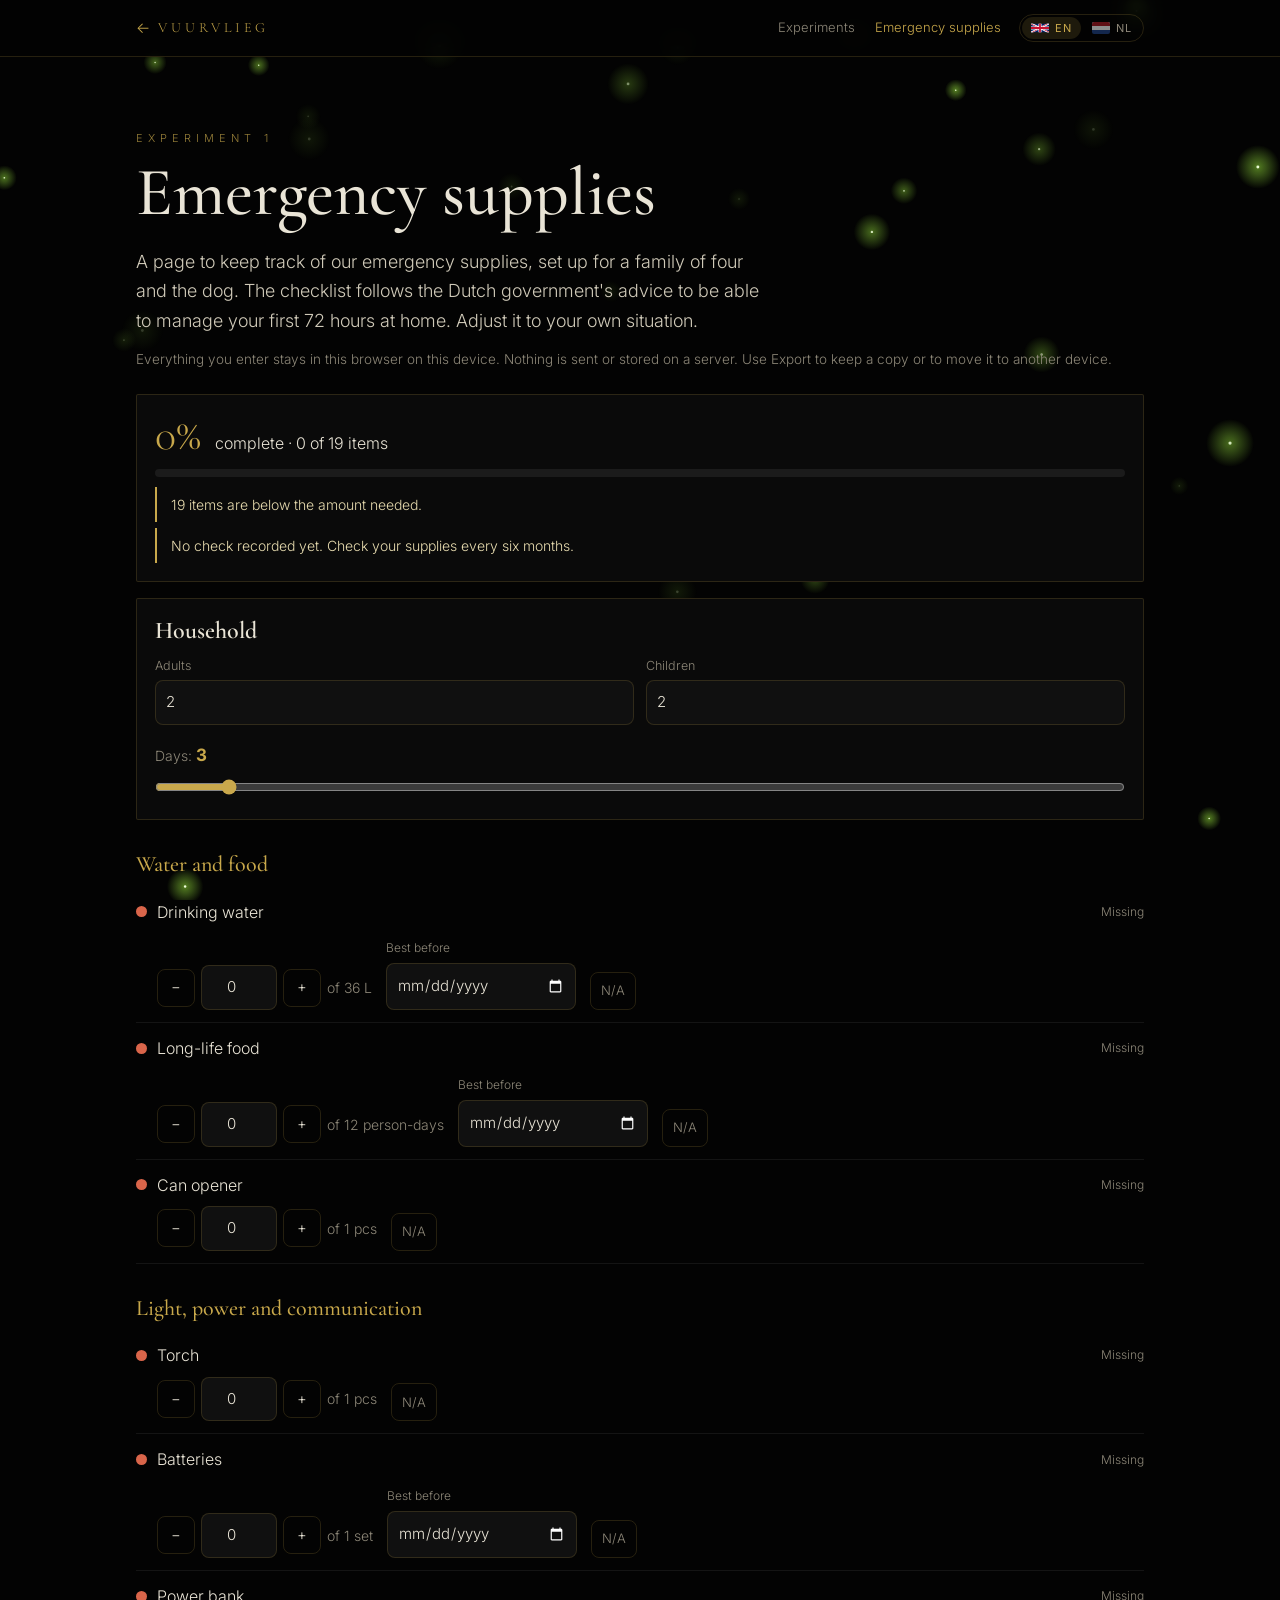
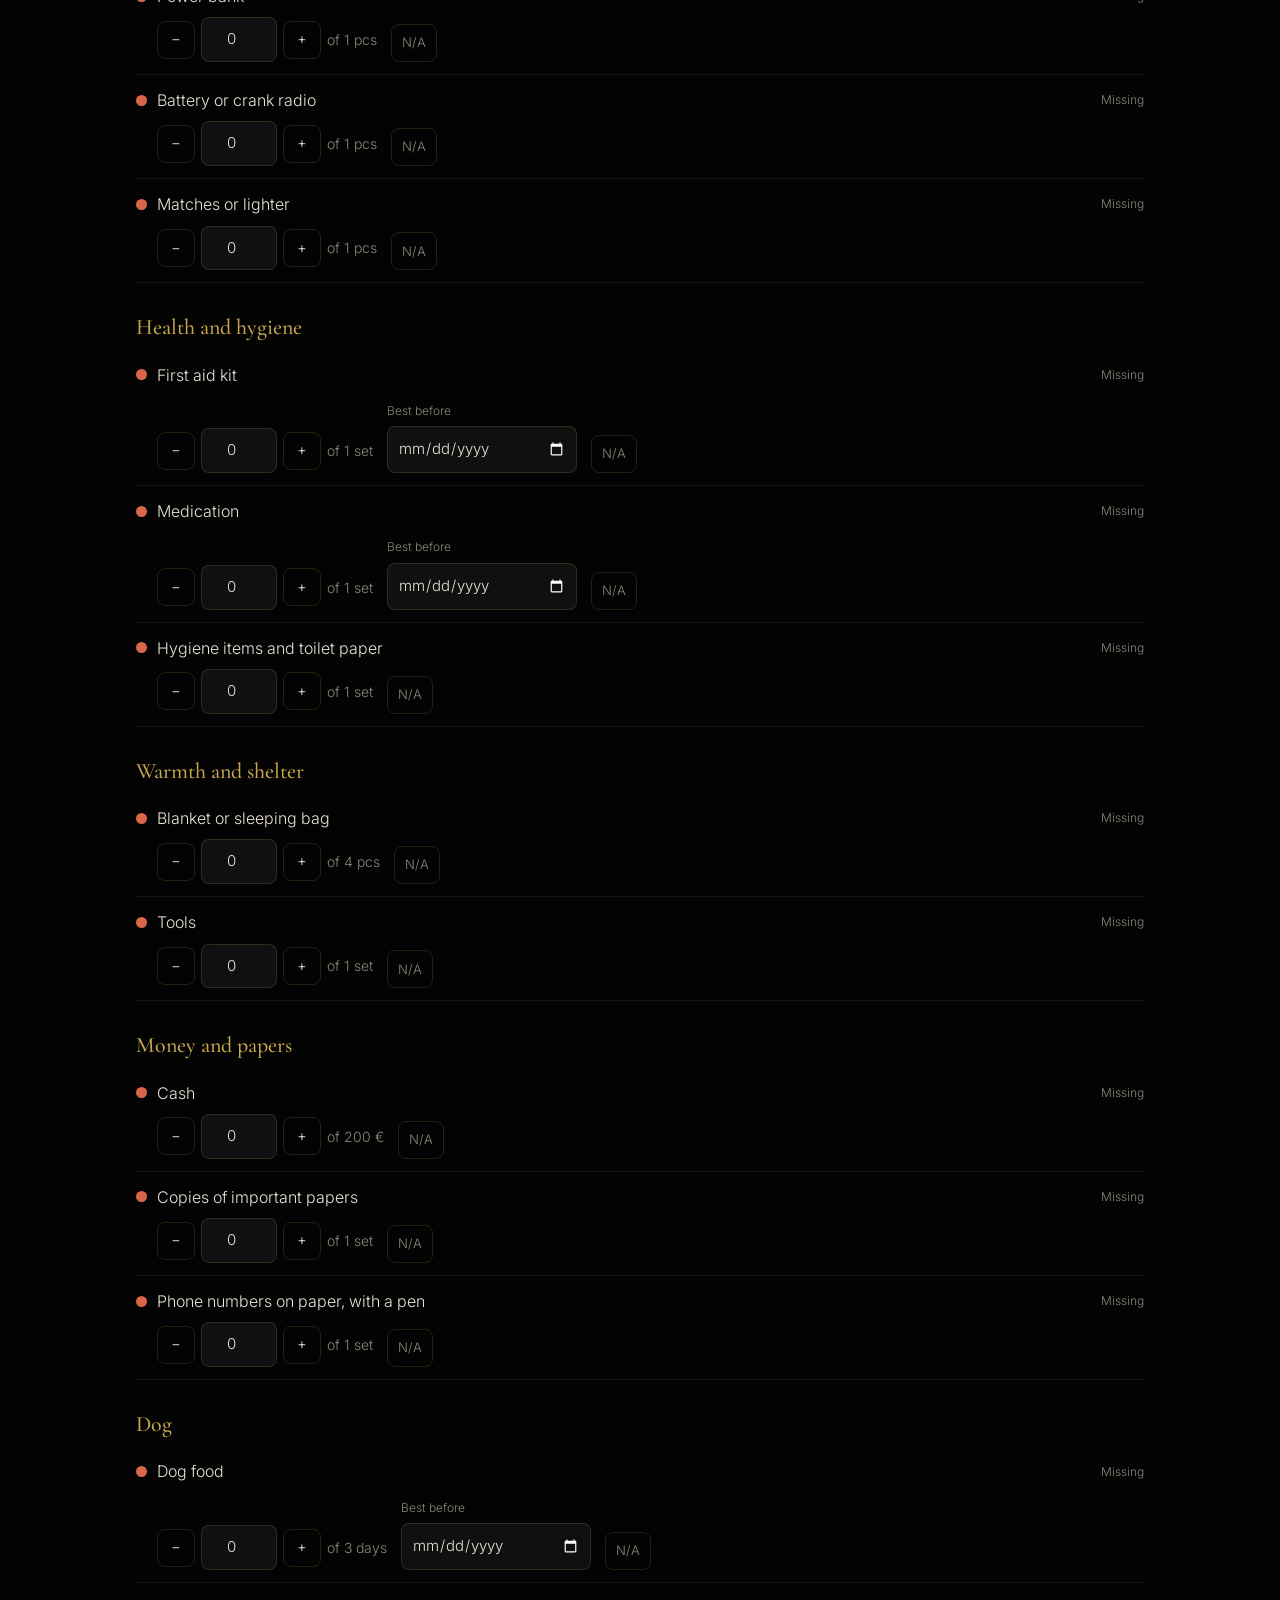
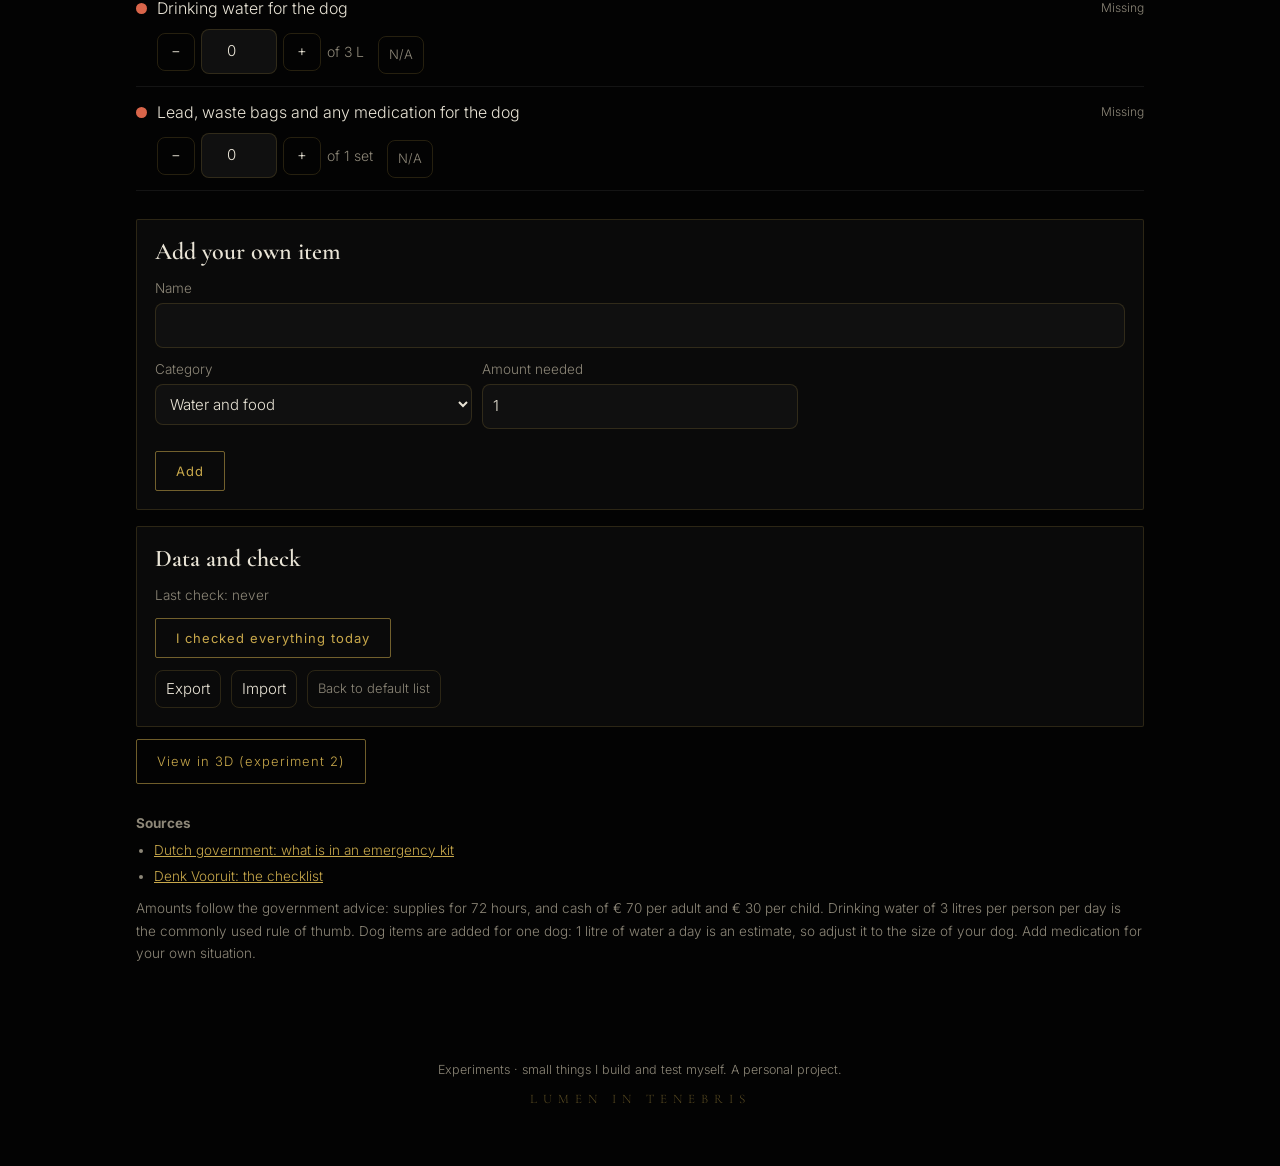
<file: experimenten/noodvoorraad/index.html>
<!DOCTYPE html>
<html lang="nl">
<head>
  <meta charset="UTF-8">
  <meta name="viewport" content="width=device-width, initial-scale=1.0">
  <link rel="icon" href="/favicon.ico" sizes="any">
  <link rel="icon" href="/favicon.svg" type="image/svg+xml">
  <link rel="apple-touch-icon" href="/apple-touch-icon.png">
  <title>Noodvoorraad | Experimenten</title>
  <meta name="description" content="Experiment 1: een pagina om een noodvoorraad bij te houden, op basis van het 72-uursadvies van de Rijksoverheid.">
  <link rel="preconnect" href="https://fonts.googleapis.com">
  <link rel="preconnect" href="https://fonts.gstatic.com" crossorigin>
  <link href="https://fonts.googleapis.com/css2?family=Cormorant+Garamond:wght@400;500;600&family=Inter:wght@300;400;500;600&display=swap" rel="stylesheet">
  <link rel="stylesheet" href="/lumen/assets/lumen.css?v=2026-11-22">
  <style>
    .head { padding: 72px 0 8px; }
    .card { padding: 18px; margin-top: 16px; }
    .card h2 { font-family: var(--serif); font-weight: 600; font-size: 24px; line-height: 1.2; margin-bottom: 10px; }
    .note { color: var(--muted); font-size: 13.5px; }
    .sum { display: flex; flex-wrap: wrap; align-items: baseline; gap: 6px 14px; }
    .sum .big { font-family: var(--serif); font-size: 44px; color: var(--gold); line-height: 1; }
    .bar { height: 8px; border-radius: 99px; background: var(--line-soft); overflow: hidden; margin: 12px 0 10px; }
    .bar i { display: block; height: 100%; background: linear-gradient(90deg, var(--gold), var(--glow)); transition: width .3s; }
    .alerts { list-style: none; margin: 8px 0 0; padding: 0; }
    .alerts li { font-size: 14px; padding: 6px 0 6px 14px; border-left: 2px solid var(--gold); margin-top: 6px; color: #e8dcb0; }
    .alerts li.bad { border-color: #d9654a; color: #f0b8a8; }
    .alerts li.ok { border-color: var(--glow); color: #cfeab0; }
    .hh { display: grid; grid-template-columns: repeat(2, 1fr); gap: 12px; }
    .days { display: block; margin-top: 16px; font-size: 14px; color: var(--muted); }
    .days b { color: var(--gold); font-size: 17px; }
    input[type="range"] { width: 100%; margin-top: 10px; accent-color: #c9a84c; padding: 0; border: 0; background: transparent; }
    .hh label { display: block; font-size: 12.5px; color: var(--muted); }
    input[type="number"], input[type="date"], input[type="text"], select { width: 100%; font: inherit; font-size: 15px; color: var(--text); background: var(--panel-2); border: 1px solid var(--line); border-radius: 8px; padding: 9px 10px; margin-top: 4px; }
    input:focus, select:focus { outline: none; border-color: var(--gold-soft); }
    .cat { margin-top: 26px; }
    .cat h3 { font-family: var(--serif); font-weight: 500; font-size: 22px; color: var(--gold); margin-bottom: 4px; }
    .item { padding: 12px 0; border-bottom: 1px solid var(--line-soft); }
    .item.skip { opacity: .45; }
    .row1 { display: flex; align-items: center; gap: 10px; }
    .dot { width: 11px; height: 11px; border-radius: 50%; flex: none; background: var(--muted); }
    .dot.ok { background: var(--glow); box-shadow: 0 0 8px 2px rgba(170,255,68,.5); }
    .dot.low { background: var(--gold); }
    .dot.bad { background: #d9654a; }
    .item .name { flex: 1; font-size: 16px; }
    .item .state { font-size: 12px; color: var(--muted); }
    .row2 { display: flex; flex-wrap: wrap; align-items: end; gap: 8px 14px; margin-top: 8px; padding-left: 21px; }
    .qty { display: flex; align-items: center; gap: 6px; }
    .qty button, .mini { font: inherit; font-size: 15px; color: var(--text); background: transparent; border: 1px solid var(--line); border-radius: 8px; min-width: 38px; height: 38px; cursor: pointer; padding: 0 10px; }
    .qty button:hover, .mini:hover { border-color: var(--gold-soft); color: var(--gold); }
    .qty input { width: 76px; margin-top: 0; text-align: center; }
    .qty .of { color: var(--muted); font-size: 14px; white-space: nowrap; }
    .exp-in { flex: 1; min-width: 150px; max-width: 190px; }
    .exp-in label { font-size: 12px; color: var(--muted); }
    .mini.dim { color: var(--muted); font-size: 13px; }
    .add { display: grid; grid-template-columns: 1fr; gap: 10px; }
    .add .r { display: grid; grid-template-columns: 1fr 1fr 1fr; gap: 10px; }
    .btns { display: flex; flex-wrap: wrap; gap: 10px; margin-top: 12px; }
    .src { margin: 28px 0 56px; font-size: 13.5px; color: var(--muted); }
    .src a { color: var(--gold); }
    .src li { margin: 4px 0 4px 18px; }
    .toast { position: fixed; left: 50%; bottom: 22px; transform: translateX(-50%); background: var(--panel-2); border: 1px solid var(--gold-soft); color: var(--text); padding: 9px 16px; border-radius: 99px; font-size: 13.5px; opacity: 0; transition: opacity .3s; pointer-events: none; z-index: 20; }
    .toast.on { opacity: 1; }
    @media (max-width: 420px) { .hh { gap: 8px; } .add .r { grid-template-columns: 1fr 1fr; } }
  </style>
</head>
<body data-section="exp">
<main id="app"></main>
<div class="toast" id="toast" role="status" aria-live="polite"></div>
<script src="/lumen/assets/lumen.js?v=2026-11-22"></script>
<script>
const KEY = "vuurvlieg-noodvoorraad-v1";
const SOON_DAYS = 90, CHECK_DAYS = 183;

const TXT = {
  en: {
    eyebrow: "Experiment 1", title: "Emergency supplies",
    lead: "A page to keep track of our emergency supplies, set up for a family of four and the dog. The checklist follows the Dutch government's advice to be able to manage your first 72 hours at home. Adjust it to your own situation.",
    privacy: "Everything you enter stays in this browser on this device. Nothing is sent or stored on a server. Use Export to keep a copy or to move it to another device.",
    v3d: "View in 3D (experiment 2)", done: "complete", of: "of", items: "items", none: "No items yet.",
    hh: "Household", adults: "Adults", kids: "Children", days: "Days",
    cats: { water: "Water and food", licht: "Light, power and communication", gezond: "Health and hygiene", warmte: "Warmth and shelter", papier: "Money and papers", extra: "Dog" },
    st: { ok: "In order", low: "Too little", soon: "Expires soon", exp: "Expired", skip: "Not applicable", missing: "Missing" },
    have: "Have", target: "Need", expires: "Best before", na: "N/A", use: "Use", del: "Remove",
    addT: "Add your own item", name: "Name", cat: "Category", tgt: "Amount needed", add: "Add",
    dataT: "Data and check", checked: "I checked everything today", lastCheck: "Last check", never: "never",
    export: "Export", import: "Import", reset: "Back to default list", resetOk: "Reset to the default list?",
    toastSaved: "Saved on this device", toastExp: "Exported", toastImp: "Imported", toastBad: "That file could not be read", toastChk: "Check date saved", toastReset: "List reset",
    alExp: n => `${n} item${n === 1 ? " has" : "s have"} expired.`, alSoon: n => `${n} item${n === 1 ? "" : "s"} expire${n === 1 ? "s" : ""} within ${SOON_DAYS} days.`,
    alLow: n => `${n} item${n === 1 ? " is" : "s are"} below the amount needed.`, alCheck: "The government advises checking your supplies every six months.", alNoCheck: "No check recorded yet. Check your supplies every six months.", alOk: "All items are in order.",
    srcT: "Sources", src1: "Dutch government: what is in an emergency kit", src2: "Denk Vooruit: the checklist",
    srcNote: "Amounts follow the government advice: supplies for 72 hours, and cash of € 70 per adult and € 30 per child. Drinking water of 3 litres per person per day is the commonly used rule of thumb. Dog items are added for one dog: 1 litre of water a day is an estimate, so adjust it to the size of your dog. Add medication for your own situation.",
    unitCash: "€", unitL: "L", unitSet: "set", unitPD: "person-days", unitDays: "days", unitPc: "pcs"
  },
  nl: {
    eyebrow: "Experiment 1", title: "Noodvoorraad",
    lead: "Een pagina om onze noodvoorraad bij te houden, ingericht voor ons gezin van vier en de hond. De lijst volgt het advies van de Rijksoverheid om de eerste 72 uur thuis te kunnen overbruggen. Pas hem aan op je eigen situatie.",
    privacy: "Alles wat je invult blijft in deze browser op dit apparaat. Er wordt niets verstuurd of op een server opgeslagen. Gebruik Exporteren om een kopie te bewaren of mee te nemen naar een ander apparaat.",
    v3d: "Bekijk in 3D (experiment 2)", done: "compleet", of: "van", items: "onderdelen", none: "Nog geen onderdelen.",
    hh: "Huishouden", adults: "Volwassenen", kids: "Kinderen", days: "Dagen",
    cats: { water: "Water en eten", licht: "Licht, stroom en communicatie", gezond: "Gezondheid en hygiëne", warmte: "Warmte en beschutting", papier: "Geld en papieren", extra: "Hond" },
    st: { ok: "Op orde", low: "Te weinig", soon: "Bijna verlopen", exp: "Verlopen", skip: "Niet van toepassing", missing: "Ontbreekt" },
    have: "In huis", target: "Nodig", expires: "Houdbaar tot", na: "N.v.t.", use: "Gebruiken", del: "Verwijderen",
    addT: "Eigen onderdeel toevoegen", name: "Naam", cat: "Categorie", tgt: "Aantal nodig", add: "Toevoegen",
    dataT: "Gegevens en controle", checked: "Ik heb vandaag alles gecontroleerd", lastCheck: "Laatste controle", never: "nog niet",
    export: "Exporteren", import: "Importeren", reset: "Terug naar standaardlijst", resetOk: "Terug naar de standaardlijst?",
    toastSaved: "Opgeslagen op dit apparaat", toastExp: "Geëxporteerd", toastImp: "Geïmporteerd", toastBad: "Dit bestand kon niet worden gelezen", toastChk: "Controledatum opgeslagen", toastReset: "Lijst teruggezet",
    alExp: n => `${n} ${n === 1 ? "onderdeel is" : "onderdelen zijn"} verlopen.`, alSoon: n => `${n} ${n === 1 ? "onderdeel verloopt" : "onderdelen verlopen"} binnen ${SOON_DAYS} dagen.`,
    alLow: n => `${n} ${n === 1 ? "onderdeel zit" : "onderdelen zitten"} onder de benodigde hoeveelheid.`, alCheck: "Het advies is om je voorraad elk half jaar te controleren.", alNoCheck: "Nog geen controle vastgelegd. Controleer je voorraad elk half jaar.", alOk: "Alles is op orde.",
    srcT: "Bronnen", src1: "Rijksoverheid: wat zit er in een noodpakket", src2: "Denk Vooruit: de checklist",
    srcNote: "De hoeveelheden volgen het advies van de overheid: voorraad voor 72 uur, en contant geld van € 70 per volwassene en € 30 per kind. Drie liter drinkwater per persoon per dag is de gangbare vuistregel. Voor de hond is uitgegaan van één hond: 1 liter water per dag is een schatting, pas dat aan op de grootte van je hond. Vul aan met medicijnen voor je eigen situatie.",
    unitCash: "€", unitL: "L", unitSet: "set", unitPD: "persoondagen", unitDays: "dagen", unitPc: "stuks"
  }
};

/* Standaardlijst. t = hoe het doel wordt berekend: pd = per persoon per dag, pp = per persoon, fix = vast aantal, cash = geld, dy = per dag. x = heeft een houdbaarheidsdatum. skip = standaard n.v.t. */
const NAMES = {
  water:   { nl: "Drinkwater", en: "Drinking water" },
  food:    { nl: "Lang houdbaar eten", en: "Long-life food" },
  opener:  { nl: "Blikopener", en: "Can opener" },
  torch:   { nl: "Zaklamp", en: "Torch" },
  batt:    { nl: "Batterijen", en: "Batteries" },
  power:   { nl: "Powerbank", en: "Power bank" },
  radio:   { nl: "Radio op batterijen of zwengel", en: "Battery or crank radio" },
  match:   { nl: "Lucifers of aansteker", en: "Matches or lighter" },
  firstaid:{ nl: "EHBO-set", en: "First aid kit" },
  meds:    { nl: "Medicijnen", en: "Medication" },
  hyg:     { nl: "Hygiëneartikelen en toiletpapier", en: "Hygiene items and toilet paper" },
  blanket: { nl: "Deken of slaapzak", en: "Blanket or sleeping bag" },
  tools:   { nl: "Gereedschap", en: "Tools" },
  cash:    { nl: "Contant geld", en: "Cash" },
  docs:    { nl: "Kopieën van belangrijke papieren", en: "Copies of important papers" },
  phones:  { nl: "Telefoonnummers op papier, met pen", en: "Phone numbers on paper, with a pen" },
  pet:     { nl: "Hondenvoer", en: "Dog food" },
  dogwater:{ nl: "Drinkwater voor de hond", en: "Drinking water for the dog" },
  dogkit:  { nl: "Riem, poepzakjes en eventuele medicijnen voor de hond", en: "Lead, waste bags and any medication for the dog" }
};
const DEFAULTS = [
  { id: "water", c: "water", t: "pd3", u: "unitL", x: 1 },
  { id: "food", c: "water", t: "pd1", u: "unitPD", x: 1 },
  { id: "opener", c: "water", t: "fix1", u: "unitPc" },
  { id: "torch", c: "licht", t: "fix1", u: "unitPc" },
  { id: "batt", c: "licht", t: "fix1", u: "unitSet", x: 1 },
  { id: "power", c: "licht", t: "fix1", u: "unitPc" },
  { id: "radio", c: "licht", t: "fix1", u: "unitPc" },
  { id: "match", c: "licht", t: "fix1", u: "unitPc" },
  { id: "firstaid", c: "gezond", t: "fix1", u: "unitSet", x: 1 },
  { id: "meds", c: "gezond", t: "fix1", u: "unitSet", x: 1 },
  { id: "hyg", c: "gezond", t: "fix1", u: "unitSet" },
  { id: "blanket", c: "warmte", t: "pp1", u: "unitPc" },
  { id: "tools", c: "warmte", t: "fix1", u: "unitSet" },
  { id: "cash", c: "papier", t: "cash", u: "unitCash" },
  { id: "docs", c: "papier", t: "fix1", u: "unitSet" },
  { id: "phones", c: "papier", t: "fix1", u: "unitSet" },
  { id: "pet", c: "extra", t: "dy1", u: "unitDays", x: 1 },
  { id: "dogwater", c: "extra", t: "dy1", u: "unitL" },
  { id: "dogkit", c: "extra", t: "fix1", u: "unitSet" }
];
const CAT_ORDER = ["water", "licht", "gezond", "warmte", "papier", "extra"];

function fresh() {
  return { v: 1, hh: { a: 2, k: 2, d: 3 }, lastCheck: "", items: DEFAULTS.map(d => ({ ...d, have: 0, exp: "", skip: d.skip ? 1 : 0 })), custom: [] };
}
let S = load();

function load() {
  try {
    const raw = localStorage.getItem(KEY);
    if (!raw) return fresh();
    return sanitize(JSON.parse(raw)) || fresh();
  } catch (e) { return fresh(); }
}
/* Alleen verwachte velden en typen toelaten, ook bij importeren van een bestand */
function sanitize(o) {
  if (!o || typeof o !== "object" || !Array.isArray(o.items)) return null;
  const num = (v, min, max, def) => { v = Number(v); return Number.isFinite(v) ? Math.min(max, Math.max(min, v)) : def; };
  const date = v => (typeof v === "string" && /^\d{4}-\d{2}-\d{2}$/.test(v)) ? v : "";
  const base = fresh();
  const hh = o.hh || {};
  base.hh = { a: Math.round(num(hh.a, 0, 20, 2)), k: Math.round(num(hh.k, 0, 20, 0)), d: Math.round(num(hh.d, 1, 30, 3)) };
  base.lastCheck = date(o.lastCheck);
  const known = new Map(base.items.map(i => [i.id, i]));
  o.items.forEach(i => {
    if (!i || typeof i.id !== "string" || !known.has(i.id)) return;
    const k = known.get(i.id);
    k.have = num(i.have, 0, 100000, 0); k.exp = date(i.exp); k.skip = i.skip ? 1 : 0;
  });
  const cats = new Set(CAT_ORDER);
  base.custom = (Array.isArray(o.custom) ? o.custom : []).slice(0, 100).filter(c => c && typeof c.name === "string" && c.name.trim()).map(c => ({
    id: "c" + Math.random().toString(36).slice(2, 9), name: c.name.trim().slice(0, 80), c: cats.has(c.c) ? c.c : "extra",
    target: num(c.target, 1, 100000, 1), have: num(c.have, 0, 100000, 0), exp: date(c.exp), skip: c.skip ? 1 : 0, x: 1
  }));
  return base;
}
function save(msgKey) {
  try { localStorage.setItem(KEY, JSON.stringify(S)); } catch (e) {}
  if (msgKey) toast(TXT[Lumen.lang][msgKey]);
}
let toastTimer;
function toast(msg) {
  const el = document.getElementById("toast"); if (!el) return;
  el.textContent = msg; el.classList.add("on");
  clearTimeout(toastTimer); toastTimer = setTimeout(() => el.classList.remove("on"), 1800);
}

const today = () => new Date(new Date().toISOString().slice(0, 10));
const daysUntil = d => Math.round((new Date(d) - today()) / 86400000);

function targetOf(it) {
  const { a, k, d } = S.hh, people = a + k;
  if (it.target != null) return it.target;                        // eigen onderdeel
  if (it.t === "cash") return 70 * a + 30 * k;
  const m = /^(pd|pp|fix|dy)(\d+)$/.exec(it.t || ""); if (!m) return 1;
  const n = +m[2];
  return m[1] === "pd" ? n * people * d : m[1] === "pp" ? n * people : m[1] === "dy" ? n * d : n;
}
function statusOf(it) {
  if (it.skip) return "skip";
  const tgt = targetOf(it);
  if (it.exp && it.x) { const du = daysUntil(it.exp); if (du < 0) return "exp"; if (du <= SOON_DAYS) return "soon"; }
  return it.have >= tgt ? "ok" : (it.have > 0 ? "low" : "missing");
}
const allItems = () => [...S.items, ...S.custom];
const unitText = (it, t) => it.u ? t[it.u] : t.unitPc;
const nameOf = (it, lang) => it.name || (NAMES[it.id] ? NAMES[it.id][lang] : it.id);

function render() {
  const t = TXT[Lumen.lang], { esc } = Lumen, lang = Lumen.lang;
  document.title = `${t.title} | ${lang === "nl" ? "Experimenten" : "Experiments"}`;
  const items = allItems(), active = items.filter(i => !i.skip);
  const st = items.map(statusOf);
  const okN = items.filter((i, n) => st[n] === "ok").length, total = active.length;
  const pct = total ? Math.round(okN / total * 100) : 0;
  const nExp = st.filter(s => s === "exp").length, nSoon = st.filter(s => s === "soon").length, nLow = st.filter(s => s === "low" || s === "missing").length;
  const alerts = [];
  if (nExp) alerts.push(`<li class="bad">${esc(t.alExp(nExp))}</li>`);
  if (nSoon) alerts.push(`<li>${esc(t.alSoon(nSoon))}</li>`);
  if (nLow) alerts.push(`<li>${esc(t.alLow(nLow))}</li>`);
  if (!S.lastCheck) alerts.push(`<li>${esc(t.alNoCheck)}</li>`);
  else if (-daysUntil(S.lastCheck) > CHECK_DAYS) alerts.push(`<li>${esc(t.alCheck)}</li>`);
  if (!alerts.length) alerts.push(`<li class="ok">${esc(t.alOk)}</li>`);

  const row = (it, idx, custom) => {
    const s = statusOf(it), tgt = targetOf(it), key = (custom ? "c" : "d") + idx;
    const dot = s === "ok" ? "ok" : (s === "low" || s === "soon") ? "low" : s === "skip" ? "" : "bad";
    return `<div class="item${it.skip ? " skip" : ""}" data-k="${key}">
      <div class="row1"><span class="dot ${dot}"></span><span class="name">${esc(nameOf(it, lang))}</span><span class="state">${esc(t.st[s])}</span></div>
      <div class="row2">
        <div class="qty" aria-label="${esc(t.have)}"><button type="button" data-a="minus" aria-label="−">−</button>
          <input type="number" inputmode="decimal" min="0" step="any" value="${esc(it.have)}" data-a="have" aria-label="${esc(t.have)}">
          <button type="button" data-a="plus" aria-label="+">+</button>
          <span class="of">${esc(t.of)} ${esc(Math.round(tgt * 10) / 10)} ${esc(unitText(it, t))}</span></div>
        ${it.x ? `<div class="exp-in"><label>${esc(t.expires)}<input type="date" value="${esc(it.exp)}" data-a="exp"></label></div>` : ""}
        <button type="button" class="mini dim" data-a="skip">${esc(it.skip ? t.use : t.na)}</button>
        ${custom ? `<button type="button" class="mini dim" data-a="del">${esc(t.del)}</button>` : ""}
      </div></div>`;
  };
  const cats = CAT_ORDER.map(c => {
    const rows = [...S.items.map((it, i) => it.c === c ? row(it, i, false) : ""), ...S.custom.map((it, i) => it.c === c ? row(it, i, true) : "")].join("");
    return rows ? `<section class="cat"><h3>${esc(t.cats[c])}</h3>${rows}</section>` : "";
  }).join("");

  document.getElementById("app").innerHTML = `
  <section class="head"><div class="wrap">
    <div class="eyebrow">${esc(t.eyebrow)}</div><h1 class="lm-title">${esc(t.title)}</h1>
    <p class="lead" style="margin-top:18px">${esc(t.lead)}</p><p class="note" style="margin-top:12px">${esc(t.privacy)}</p>
  </div></section>
  <section><div class="wrap">
    <div class="lm-card card"><div class="sum"><span class="big">${pct}%</span><span>${esc(t.done)} · ${okN} ${esc(t.of)} ${total} ${esc(t.items)}</span></div>
      <div class="bar"><i style="width:${pct}%"></i></div><ul class="alerts">${alerts.join("")}</ul></div>
    <div class="lm-card card"><h2>${esc(t.hh)}</h2><div class="hh">
      <label>${esc(t.adults)}<input type="number" inputmode="numeric" min="0" max="20" value="${S.hh.a}" data-h="a"></label>
      <label>${esc(t.kids)}<input type="number" inputmode="numeric" min="0" max="20" value="${S.hh.k}" data-h="k"></label>
      </div><label class="days">${esc(t.days)}: <b id="dval">${S.hh.d}</b><input type="range" min="1" max="30" step="1" value="${S.hh.d}" data-h="d" id="drange"></label></div>
    ${cats}
    <div class="lm-card card" style="margin-top:28px"><h2>${esc(t.addT)}</h2><form class="add" id="addf">
      <label class="note">${esc(t.name)}<input type="text" maxlength="80" required id="addn"></label>
      <div class="r"><label class="note">${esc(t.cat)}<select id="addc">${CAT_ORDER.map(c => `<option value="${c}">${esc(t.cats[c])}</option>`).join("")}</select></label>
      <label class="note">${esc(t.tgt)}<input type="number" min="1" value="1" id="addt"></label></div>
      <div class="btns"><button type="submit" class="lm-btn">${esc(t.add)}</button></div></form></div>
    <div class="lm-card card"><h2>${esc(t.dataT)}</h2>
      <p class="note">${esc(t.lastCheck)}: ${S.lastCheck ? esc(Lumen.fullDate(S.lastCheck)) : esc(t.never)}</p>
      <div class="btns"><button type="button" class="lm-btn" id="chk">${esc(t.checked)}</button></div>
      <div class="btns"><button type="button" class="mini" id="exp">${esc(t.export)}</button>
        <button type="button" class="mini" id="imp">${esc(t.import)}</button><input type="file" id="file" accept="application/json,.json" hidden>
        <button type="button" class="mini dim" id="rst">${esc(t.reset)}</button></div></div>
    <div class="btns"><a class="lm-btn" href="/experimenten/noodvoorraad/3d/${lang === "nl" ? "?lang=nl" : ""}">${esc(t.v3d)}</a></div>
    <div class="src"><b>${esc(t.srcT)}</b><ul>
      <li><a href="https://www.rijksoverheid.nl/onderwerpen/veiligheidsregios-en-crisisbeheersing/vraag-en-antwoord/wat-zit-er-in-een-noodpakket" rel="noopener" target="_blank">${esc(t.src1)}</a></li>
      <li><a href="https://www.denkvooruit.nl" rel="noopener" target="_blank">${esc(t.src2)}</a></li></ul>
      <p style="margin-top:10px">${esc(t.srcNote)}</p></div>
  </div></section>`;
  bind();
}

function itemFor(el) {
  const row = el.closest(".item"); if (!row) return null;
  const k = row.dataset.k, i = +k.slice(1);
  return k[0] === "c" ? S.custom[i] : S.items[i];
}
function bind() {
  const app = document.getElementById("app");
  document.getElementById("drange").addEventListener("input", e => { document.getElementById("dval").textContent = e.target.value; });
  app.querySelectorAll("[data-h]").forEach(inp => inp.addEventListener("change", () => {
    const min = inp.dataset.h === "d" ? 1 : 0, v = Math.round(Math.min(inp.dataset.h === "d" ? 30 : 20, Math.max(min, Number(inp.value) || min)));
    S.hh[inp.dataset.h] = v; save(); render();
  }));
  app.querySelectorAll(".item [data-a]").forEach(el => {
    const a = el.dataset.a, it = itemFor(el); if (!it) return;
    if (a === "have") el.addEventListener("change", () => { it.have = Math.max(0, Number(el.value) || 0); save(); render(); });
    else if (a === "exp") el.addEventListener("change", () => { it.exp = /^\d{4}-\d{2}-\d{2}$/.test(el.value) ? el.value : ""; save(); render(); });
    else el.addEventListener("click", () => {
      if (a === "plus") it.have = Math.round((it.have + 1) * 100) / 100;
      else if (a === "minus") it.have = Math.max(0, Math.round((it.have - 1) * 100) / 100);
      else if (a === "skip") it.skip = it.skip ? 0 : 1;
      else if (a === "del") S.custom = S.custom.filter(c => c !== it);
      save(); render();
    });
  });
  document.getElementById("addf").addEventListener("submit", e => {
    e.preventDefault();
    const name = document.getElementById("addn").value.trim(); if (!name) return;
    S.custom.push({ id: "c" + Date.now().toString(36), name: name.slice(0, 80), c: document.getElementById("addc").value, target: Math.max(1, Number(document.getElementById("addt").value) || 1), have: 0, exp: "", skip: 0, x: 1 });
    save("toastSaved"); render();
  });
  document.getElementById("chk").addEventListener("click", () => { S.lastCheck = new Date().toISOString().slice(0, 10); save("toastChk"); render(); });
  document.getElementById("exp").addEventListener("click", () => {
    const blob = new Blob([JSON.stringify(S, null, 2)], { type: "application/json" });
    const a = document.createElement("a"); a.href = URL.createObjectURL(blob); a.download = "noodvoorraad.json";
    document.body.appendChild(a); a.click(); a.remove(); setTimeout(() => URL.revokeObjectURL(a.href), 1000); toast(TXT[Lumen.lang].toastExp);
  });
  const file = document.getElementById("file");
  document.getElementById("imp").addEventListener("click", () => file.click());
  file.addEventListener("change", () => {
    const f = file.files[0]; if (!f || f.size > 500000) { toast(TXT[Lumen.lang].toastBad); return; }
    const r = new FileReader();
    r.onload = () => { try { const n = sanitize(JSON.parse(r.result)); if (!n) throw 0; S = n; save("toastImp"); render(); } catch (e) { toast(TXT[Lumen.lang].toastBad); } };
    r.readAsText(f);
  });
  document.getElementById("rst").addEventListener("click", () => { if (confirm(TXT[Lumen.lang].resetOk)) { S = fresh(); save("toastReset"); render(); } });
}
Lumen.start("noodvoorraad", render);
</script>
</body>
</html>
</file>
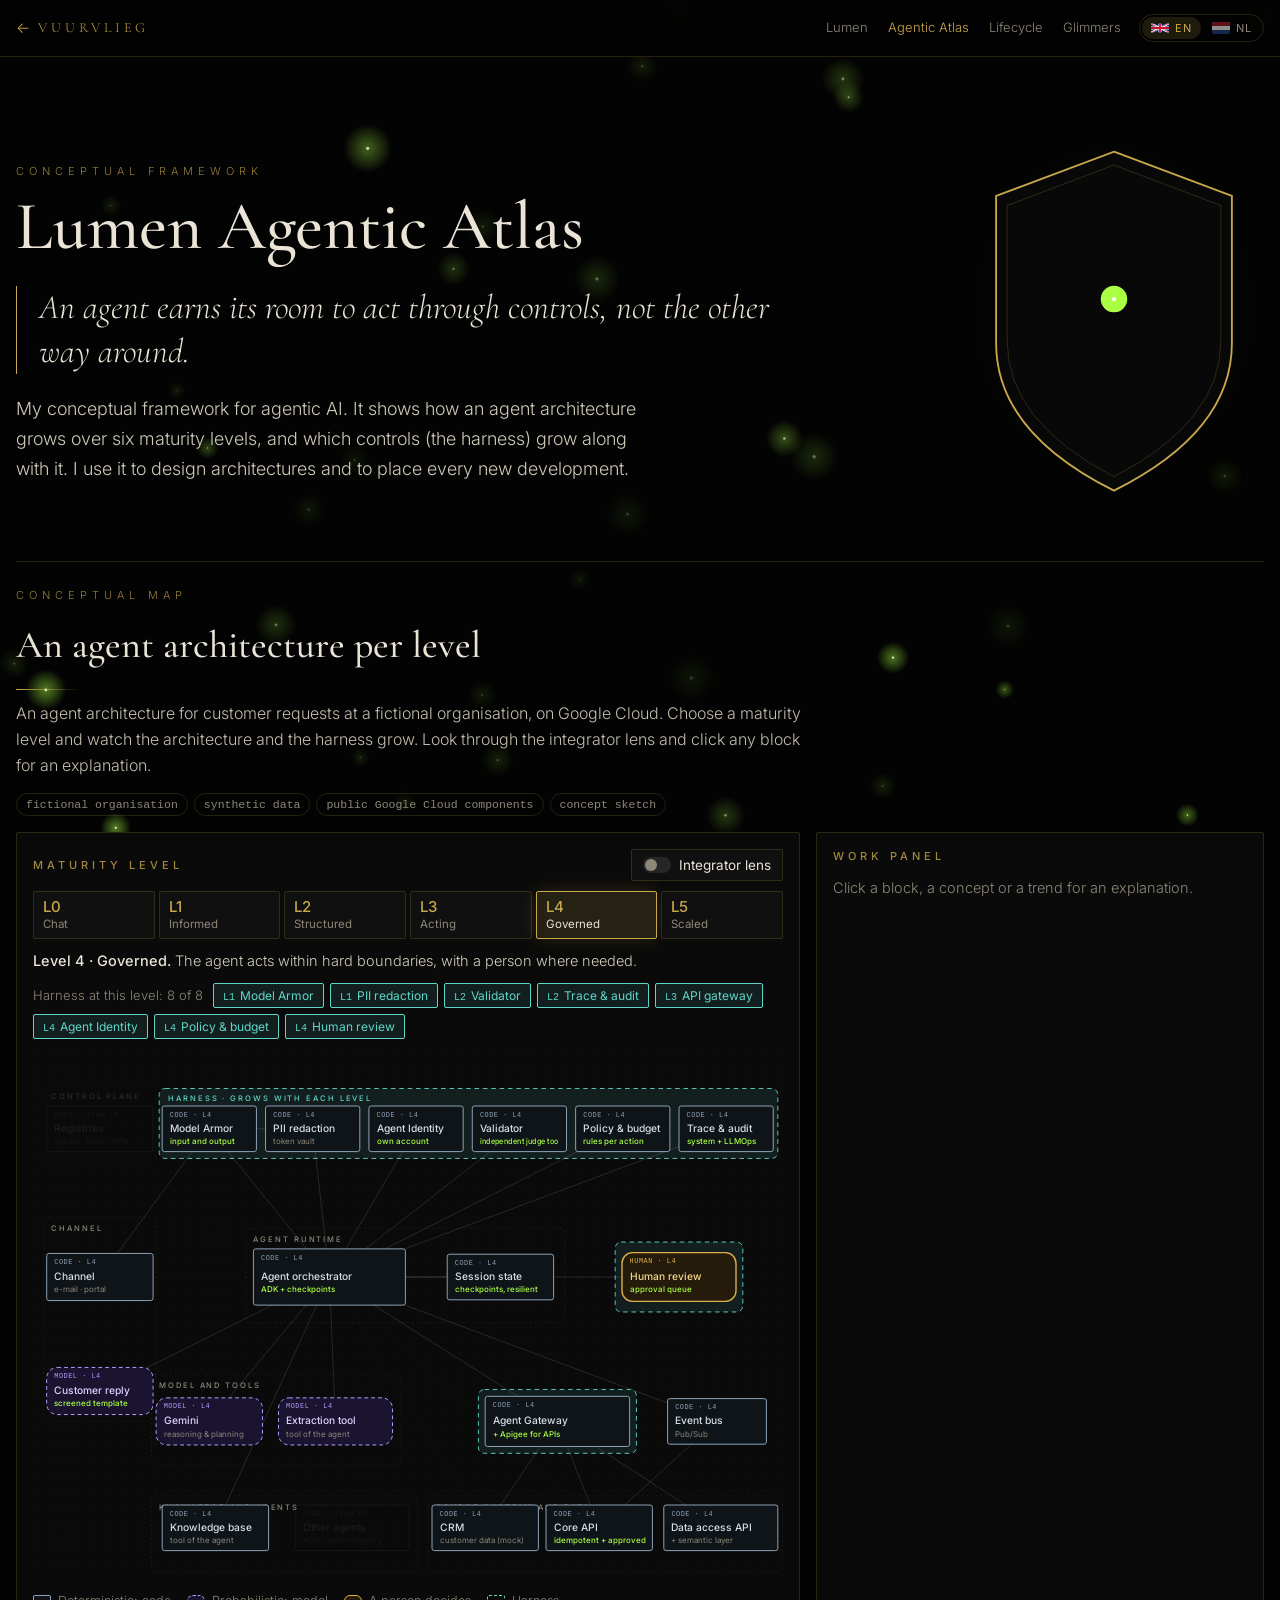
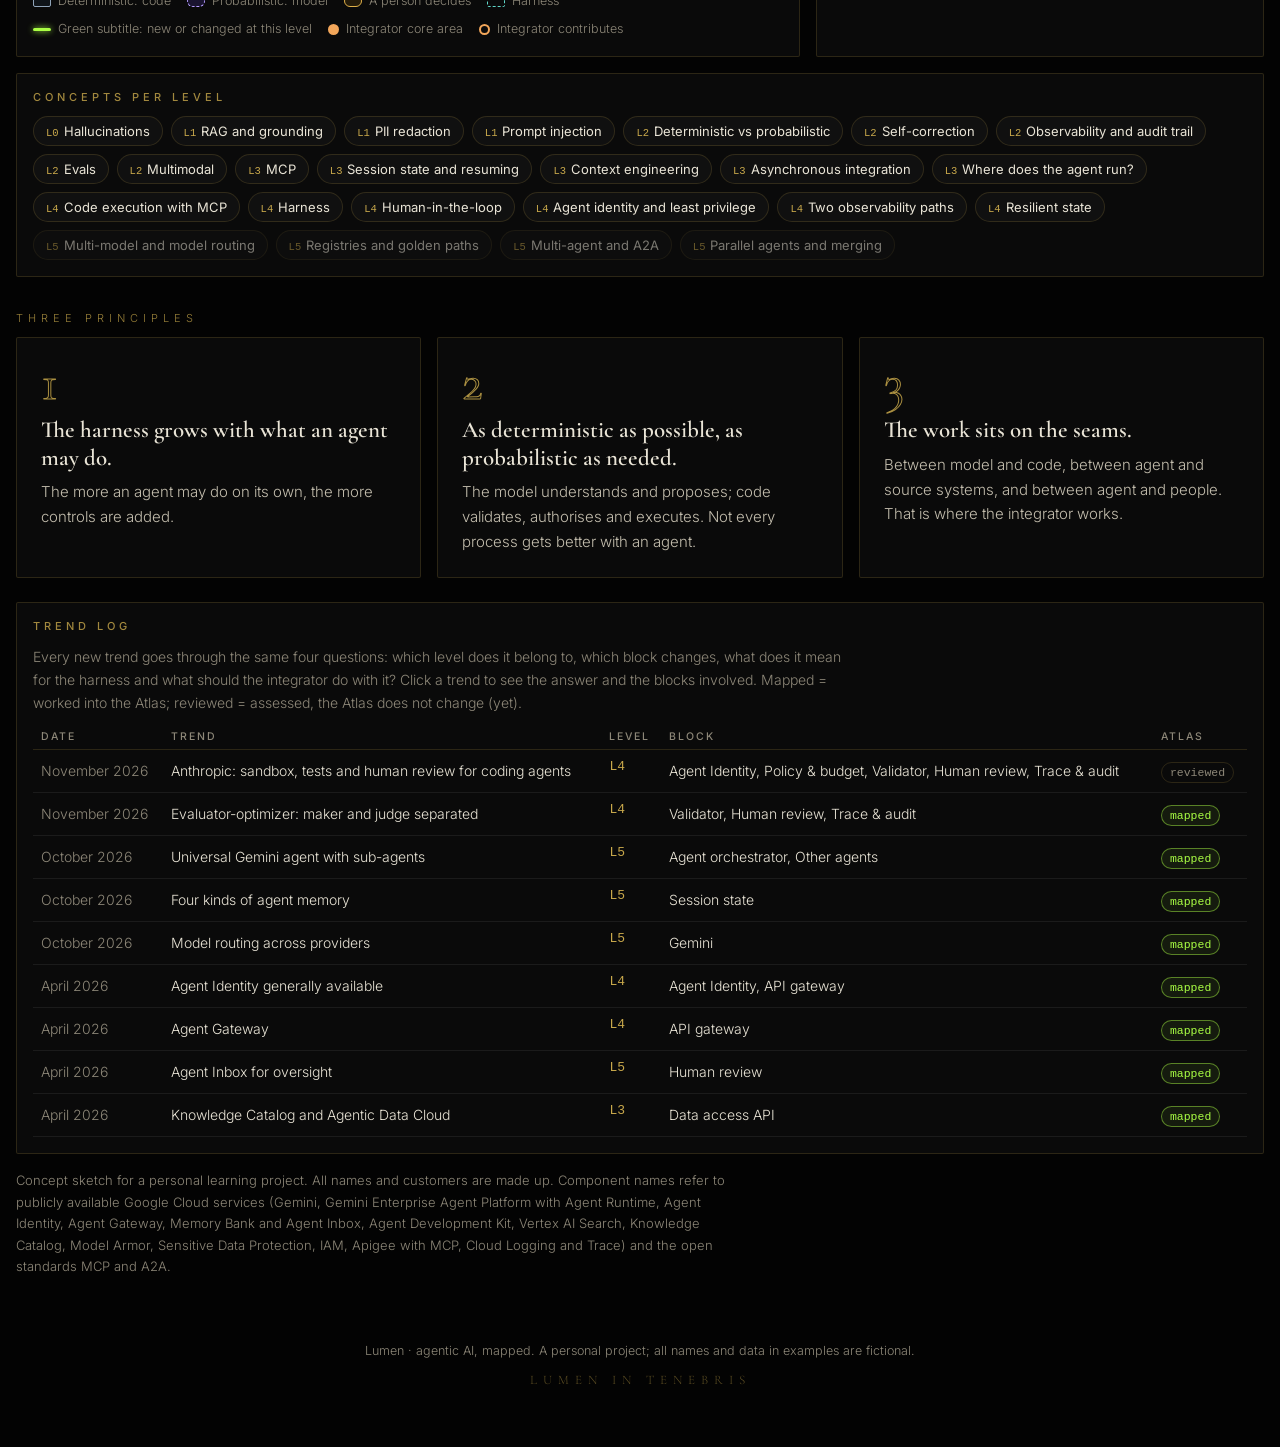
<file: lumen/atlas/index.html>
<!DOCTYPE html>
<html lang="en">
<head>
  <meta charset="UTF-8">
  <meta name="viewport" content="width=device-width, initial-scale=1.0">
  <link rel="icon" href="/favicon.ico" sizes="any">
  <link rel="icon" href="/favicon.svg" type="image/svg+xml">
  <link rel="apple-touch-icon" href="/apple-touch-icon.png">
  <title>Lumen Agentic Atlas | vuurvlieg.com</title>
  <meta name="description" content="Lumen Agentic Atlas: a conceptual framework for agentic AI and a conceptual map of an agent architecture across six maturity levels.">
  <link rel="preconnect" href="https://fonts.googleapis.com">
  <link rel="preconnect" href="https://fonts.gstatic.com" crossorigin>
  <link href="https://fonts.googleapis.com/css2?family=Cormorant+Garamond:wght@400;500;600&family=Inter:wght@300;400;500;600&display=swap" rel="stylesheet">
  <link rel="stylesheet" href="/lumen/assets/lumen.css?v=2026-11-22">
  <style>
    .atlas { display: flex; flex-direction: column; gap: 16px; padding: 40px 0 24px; }
    .fw { padding: 40px 0 48px; margin-bottom: 8px; border-bottom: 1px solid var(--line); }
    .pr { padding: 16px 0 8px; }
    .fw .lead { margin-bottom: 4px; }
    .atlas header .sub { color: #c4beae; max-width: 80ch; margin-top: 10px; }
    .tagline { display: flex; flex-wrap: wrap; gap: 6px; margin-top: 14px; }
    .pill { font: 500 11.5px/1 var(--mono); padding: 5px 9px; border-radius: 99px; border: 1px solid var(--line); color: var(--muted); }
    .card { background: var(--panel); border: 1px solid var(--line); border-radius: 2px; padding: 16px; min-width: 0; }
    .card h2 { font: 500 11px/1.3 var(--sans); text-transform: uppercase; letter-spacing: 4px; color: var(--gold); opacity: .8; margin: 0 0 12px; }

    .cardhead { display: flex; justify-content: space-between; align-items: center; gap: 12px; flex-wrap: wrap; margin-bottom: 10px; }
    .cardhead h2 { margin: 0 !important; }
    .controls label { font-size: 13px; color: var(--muted); display: flex; align-items: center; gap: 8px; }
    .atlas select, .atlas button { font: 400 13.5px var(--sans); color: var(--text); background: var(--panel-2); border: 1px solid var(--line); border-radius: 2px; padding: 7px 11px; cursor: pointer; }
    .atlas select:hover, .atlas button:hover { border-color: var(--gold-soft); }
    .atlas .primary { background: var(--gold); color: #070707; border-color: var(--gold); font-weight: 500; }
    .atlas .primary:hover { background: #e0c262; }
    .sep { width: 1px; height: 26px; background: var(--line); }
    .switch { display: flex; align-items: center; gap: 8px; }
    .switch .dot { width: 28px; height: 16px; border-radius: 9px; background: #262626; position: relative; transition: background .2s; }
    .switch .dot::after { content: ""; position: absolute; top: 2px; left: 2px; width: 12px; height: 12px; border-radius: 50%; background: #8d8778; transition: transform .2s, background .2s; }
    .switch[aria-pressed="true"] .dot::after { transform: translateX(12px); background: #070707; }
    #lens[aria-pressed="true"] { border-color: var(--integ); color: var(--integ); background: var(--integ-soft); }
    #lens[aria-pressed="true"] .dot { background: var(--integ); }
    #route[aria-pressed="true"] { border-color: var(--accent); color: var(--accent); background: rgba(170,255,68,.06); }
    #route[aria-pressed="true"] .dot { background: var(--accent); }
    .picked { font: 12px var(--mono); color: var(--muted); }

    .main { display: grid; grid-template-columns: minmax(0, 1fr); gap: 16px; }
    @media (min-width: 1100px) { .main { grid-template-columns: minmax(0, 1.75fr) minmax(0, 1fr); } }
    .levels { display: grid; grid-template-columns: repeat(6, minmax(0, 1fr)); gap: 4px; margin-bottom: 10px; }
    .atlas .lvb { display: flex; flex-direction: column; align-items: flex-start; gap: 1px; padding: 7px 9px; text-align: left; min-width: 0; }
    .lvb b { font: 500 15px var(--sans); color: var(--gold); line-height: 1.1; }
    .lvb span { font-size: 11.5px; color: var(--muted); white-space: nowrap; overflow: hidden; text-overflow: ellipsis; max-width: 100%; }
    .atlas .lvb[aria-checked="true"] { background: rgba(200,168,75,.14); border-color: var(--gold); box-shadow: 0 0 18px rgba(200,168,75,.18); }
    .lvb[aria-checked="true"] span { color: var(--text); }
    .lvdesc { font-size: 14.5px; margin: 0 0 10px; max-width: 90ch; color: #d4cebd; }
    .lvdesc b { color: var(--text); font-weight: 500; }
    .lvdesc .iw { color: var(--integ); }
    .hstrip { display: flex; flex-wrap: wrap; gap: 6px; align-items: center; margin: 0 0 10px; }
    .hsl { font-size: 13px; color: var(--muted); margin-right: 4px; }
    .atlas .hs { font: 400 12px var(--sans); padding: 4px 9px; border: 1px dashed rgba(255,255,255,.14); color: var(--muted); background: none; }
    .atlas .hs.on { border: 1px solid var(--harness); background: var(--harness-soft); color: var(--harness); }
    .hs i { font: 500 10px var(--mono); font-style: normal; margin-right: 5px; }
    .diagram { overflow-x: auto; }
    .diagram svg { display: block; width: 100%; min-width: 760px; height: auto; }
    .legend { display: flex; flex-wrap: wrap; gap: 8px 16px; font-size: 12.5px; color: var(--muted); margin-top: 10px; }
    .legend span { display: flex; align-items: center; gap: 7px; }
    .sw { width: 18px; height: 12px; border-radius: 2px; display: inline-block; }
    .sw.det { background: var(--code-fill); border: 1px solid var(--code-line); }
    .sw.prob { background: var(--model-fill); border: 1px dashed var(--model-line); border-radius: 6px; }
    .sw.human { background: var(--human-fill); border: 1.5px solid var(--human-line); border-radius: 6px; }
    .sw.har { border: 1.5px dashed var(--harness); }
    .sw.evo { height: 3px; background: var(--accent); box-shadow: 0 0 6px var(--accent); }
    .sw.ik { width: 11px; height: 11px; border-radius: 50%; background: var(--integ); }
    .sw.im { width: 11px; height: 11px; border-radius: 50%; border: 2px solid var(--integ); }

    /* svg */
    .zone { fill: none; stroke: rgba(255,255,255,.10); stroke-dasharray: 2 4; }
    .zonelabel { font: 500 10px var(--sans); letter-spacing: 2.5px; fill: var(--muted); text-transform: uppercase; }
    .zg { transition: opacity .3s; }
    .harframe { fill: var(--harness-soft); stroke: var(--harness); stroke-width: 1.2; stroke-dasharray: 6 5; transition: opacity .3s; }
    .harlabel { font: 500 10px var(--sans); letter-spacing: 2.5px; fill: var(--harness); }
    .edge { stroke: rgba(255,255,255,.12); stroke-width: 1.3; fill: none; transition: stroke .2s, opacity .3s; }
    .edge.bypass { stroke-dasharray: 5 5; }
    .node { cursor: pointer; transition: opacity .3s; }
    .node:focus { outline: none; }
    .node rect { stroke-width: 1.3; transition: stroke-width .15s, filter .2s; }
    .node.det rect { fill: var(--code-fill); stroke: var(--code-line); }
    .node.prob rect { fill: var(--model-fill); stroke: var(--model-line); stroke-dasharray: 5 4; }
    .node.human rect { fill: var(--human-fill); stroke: var(--human-line); stroke-width: 1.8; }
    .node .nl { font: 500 13.5px var(--sans); fill: var(--code-ink); }
    .node.prob .nl { fill: var(--model-ink); }
    .node.human .nl { fill: var(--human-ink); }
    .node .ns { font: 400 10.5px var(--sans); fill: var(--muted); }
    .node .nt { font: 500 9px var(--mono); letter-spacing: .08em; fill: var(--code-line); }
    .node.prob .nt { fill: var(--model-line); }
    .node.human .nt { fill: var(--human-line); }
    .node:hover rect, .node:focus-visible rect { stroke-width: 2.2; }
    .node.sel rect { stroke: var(--gold); stroke-width: 2.5; }
    .node.act rect { stroke: var(--accent); stroke-width: 2.6; filter: drop-shadow(0 0 6px rgba(170,255,68,.5)); }
    .node.caught rect { stroke: var(--warn); stroke-width: 2.6; }
    .node.fail rect { stroke: var(--bad); stroke-width: 2.6; }
    .node.ok rect { stroke: var(--good); stroke-width: 2.2; }
    .node.wait rect { stroke: var(--human-line); stroke-width: 3.2; filter: drop-shadow(0 0 8px rgba(224,176,73,.6)); }
    .node.rel rect { stroke: var(--harness); stroke-width: 2.6; filter: drop-shadow(0 0 6px rgba(95,214,200,.45)); }
    .node.evo .ns { fill: var(--accent); font-weight: 500; }
    .imark { display: none; }
    svg.lens .imark { display: inline; }
    .imark.kern { fill: var(--integ); }
    .imark.mee { fill: var(--panel); stroke: var(--integ); stroke-width: 2; }
    svg.lens .node.igeen { opacity: .45; }
    .node.off { opacity: .28; }
    .node.ghost, svg.lens .node.ghost { opacity: .08; }
    /* Het verzoek reist als vuurvliegje door de plaat */
    .tok { fill: #f0ffe0; filter: drop-shadow(0 0 6px #aaff44) drop-shadow(0 0 14px rgba(170,255,68,.6)); }
    .tokring { fill: none; stroke: var(--accent); stroke-width: 1.2; opacity: .45; }
    .fl path { fill: none; stroke: var(--accent); stroke-width: 1.6; }
    .fl { transition: opacity .25s; }
    .fl.next { display: none; }
    svg.fullroute .fl.next { display: inline; opacity: .25; }
    .fl.start, .fl.cur { opacity: 1; }
    .fl.done { opacity: .45; }
    .fl.done path { stroke: var(--code-line); stroke-width: 1.2; }
    .fl.done .fb circle { stroke: var(--code-line); }
    .fl.done .fb text { fill: var(--code-line); }
    svg.flowing .edge { opacity: .1 !important; }
    .fl.cur path { stroke-width: 2.8; filter: drop-shadow(0 0 4px rgba(170,255,68,.5)); }
    .fb { cursor: pointer; }
    .fb circle { fill: var(--panel); stroke: var(--accent); stroke-width: 1.4; }
    .fb text { font: 600 10px var(--mono); fill: var(--accent); text-anchor: middle; dominant-baseline: central; }
    .fb:hover circle, .fb:focus-visible circle { stroke-width: 2.6; }
    .fb:focus { outline: none; }
    .fl.cur .fb circle { fill: var(--accent); }
    .fl.cur .fb text { fill: #070707; }

    /* paneel */
    .panel .ptitle { font: 600 24px/1.2 var(--serif); margin: 0 0 8px; color: var(--text); }
    .panel p { margin: 6px 0; max-width: 65ch; font-size: 14.5px; color: #d4cebd; }
    .panel .hint { color: var(--muted); }
    .badge { display: inline-block; font: 500 10.5px/1 var(--mono); letter-spacing: .04em; padding: 4px 7px; border-radius: 2px; margin: 0 6px 4px 0; vertical-align: 2px; }
    .b-det { background: var(--code-fill); color: var(--code-ink); border: 1px solid var(--code-line); }
    .b-prob { background: var(--model-fill); color: var(--model-ink); border: 1px dashed var(--model-line); }
    .b-human { background: var(--human-fill); color: var(--human-ink); border: 1px solid var(--human-line); }
    .b-har { background: var(--harness-soft); color: var(--harness); border: 1px solid var(--harness); }
    .b-lv { color: var(--muted); border: 1px solid var(--line); }
    .gname { color: var(--muted); font-size: 12.5px; }
    .lbl { font: 500 10.5px var(--sans); text-transform: uppercase; letter-spacing: 2.5px; color: var(--gold); opacity: .8; margin: 16px 0 5px; }
    .atlas pre { font: 12.5px/1.5 var(--mono); white-space: pre-wrap; word-break: break-word; margin: 0; background: #050505; border: 1px solid var(--line-soft); border-radius: 2px; padding: 9px 11px; color: var(--code-ink); }
    .note { border-radius: 2px; padding: 9px 11px; margin-top: 10px; font-size: 14px; }
    .n-ok { background: var(--good-soft); color: var(--good); }
    .n-bad { background: var(--bad-soft); color: var(--bad); }
    .n-warn { background: var(--warn-soft); color: var(--warn); }
    .n-human { background: var(--human-fill); color: var(--human-ink); }
    .n-integ { background: var(--integ-soft); color: var(--integ); border-left: 2px solid var(--integ); }
    .n-integ b { display: block; font: 500 10.5px var(--sans); text-transform: uppercase; letter-spacing: 2px; margin-bottom: 3px; }
    .ilist, .evol { margin: 8px 0 0; padding: 0; list-style: none; font-size: 14px; }
    .ilist li, .evol li { display: grid; grid-template-columns: 30px minmax(0, 1fr); gap: 6px; padding: 6px 0; border-bottom: 1px solid var(--line-soft); color: var(--muted); }
    .ilist li b, .evol b { font: 500 13.5px var(--sans); color: var(--gold); }
    .ilist .w { color: var(--integ); }
    .evol li.cur { color: var(--text); }
    .evol li.cur b { color: var(--accent); }
    .evol em { font-style: normal; font-weight: 500; display: block; color: var(--text); }
    .hitl { display: flex; gap: 8px; margin-top: 10px; flex-wrap: wrap; }
    .hitl button { flex: 1; min-width: 120px; }
    .atlas .approve { border-color: var(--good); color: var(--good); }
    .atlas .reject { border-color: var(--bad); color: var(--bad); }

    .chips { display: flex; flex-wrap: wrap; gap: 8px; }
    .atlas .chip { font: 400 13px var(--sans); padding: 6px 12px; border-radius: 99px; }
    .chip i { font: 500 10.5px var(--mono); font-style: normal; color: var(--gold); margin-right: 5px; }
    .chip.later { opacity: .5; }
    .atlas .chip[aria-pressed="true"] { border-color: var(--harness); background: var(--harness-soft); color: var(--harness); opacity: 1; }
    .tlead { font-size: 14px; color: var(--muted); margin: 0 0 10px; max-width: 90ch; }
    .tlwrap { overflow-x: auto; }
    .tl { width: 100%; border-collapse: collapse; font-size: 14px; min-width: 560px; }
    .tl th { text-align: left; font: 500 10.5px var(--sans); text-transform: uppercase; letter-spacing: 2px; color: var(--muted); padding: 6px 8px; border-bottom: 1px solid var(--line); }
    .tl td { padding: 9px 8px; border-bottom: 1px solid var(--line-soft); vertical-align: top; }
    .tl tbody tr { cursor: pointer; }
    .tl tbody tr:hover { background: #0e0e0e; }
    .tl tbody tr.on { background: var(--harness-soft); }
    .tl tbody tr:focus-visible { outline: 2px solid var(--glow); outline-offset: -2px; }
    .td-d { white-space: nowrap; color: var(--muted); }
    .td-l { font: 13px var(--mono); color: var(--gold); }
    .lower { display: grid; grid-template-columns: minmax(0, 1fr); gap: 16px; }
    @media (min-width: 900px) { .lower { grid-template-columns: minmax(0, 1.4fr) minmax(0, 1fr); } }
    .log { list-style: none; margin: 0; padding: 0; max-height: 300px; overflow-y: auto; font-size: 13.5px; }
    .log li { display: grid; grid-template-columns: 28px 128px minmax(0, 1fr); gap: 8px; padding: 6px 0; border-bottom: 1px solid var(--line-soft); align-items: baseline; }
    .log .k { font: 11px var(--mono); color: var(--muted); }
    .log .ty { font: 500 10px var(--mono); letter-spacing: .04em; }
    .ty.det { color: var(--code-line); } .ty.prob { color: var(--model-line); } .ty.human { color: var(--human-line); }
    .log li.caught .msg { color: var(--warn); } .log li.fail .msg { color: var(--bad); } .log li.ok .msg { color: var(--good); }
    .empty { color: var(--muted); font-size: 14px; }
    .metrics { display: grid; grid-template-columns: repeat(auto-fit, minmax(130px, 1fr)); gap: 8px; }
    .m { background: #050505; border: 1px solid var(--line-soft); padding: 10px 12px; }
    .m .ml { font-size: 12px; color: var(--muted); }
    .m .mv { font: 400 22px/1.2 var(--sans); color: var(--text); }
    .m .mv.good { color: var(--good); } .m .mv.bad { color: var(--bad); } .m .mv.warn { color: var(--warn); }
    .checklist { margin: 0; padding-left: 18px; font-size: 14px; color: #d4cebd; }
    .checklist li { margin: 4px 0; }
    .foot { font-size: 13px; color: var(--muted); max-width: 90ch; }
    .loading { color: var(--muted); padding: 40px 0; }
    @media (max-width: 640px) { .lvb span { display: none; } .log li { grid-template-columns: 26px minmax(0, 1fr); } .log .ty { grid-column: 2; } .log .msg { grid-column: 2; } }
  </style>
</head>
<body data-wide="1">
<main class="wrap wide">
  <div class="atlas" id="atlas">
    <p class="loading" id="loading">…</p>
  </div>
</main>
<script src="/lumen/assets/lumen.js?v=2026-11-22"></script>
<script src="/lumen/atlas/atlas.js?v=2026-11-22"></script>
</body>
</html>
</file>
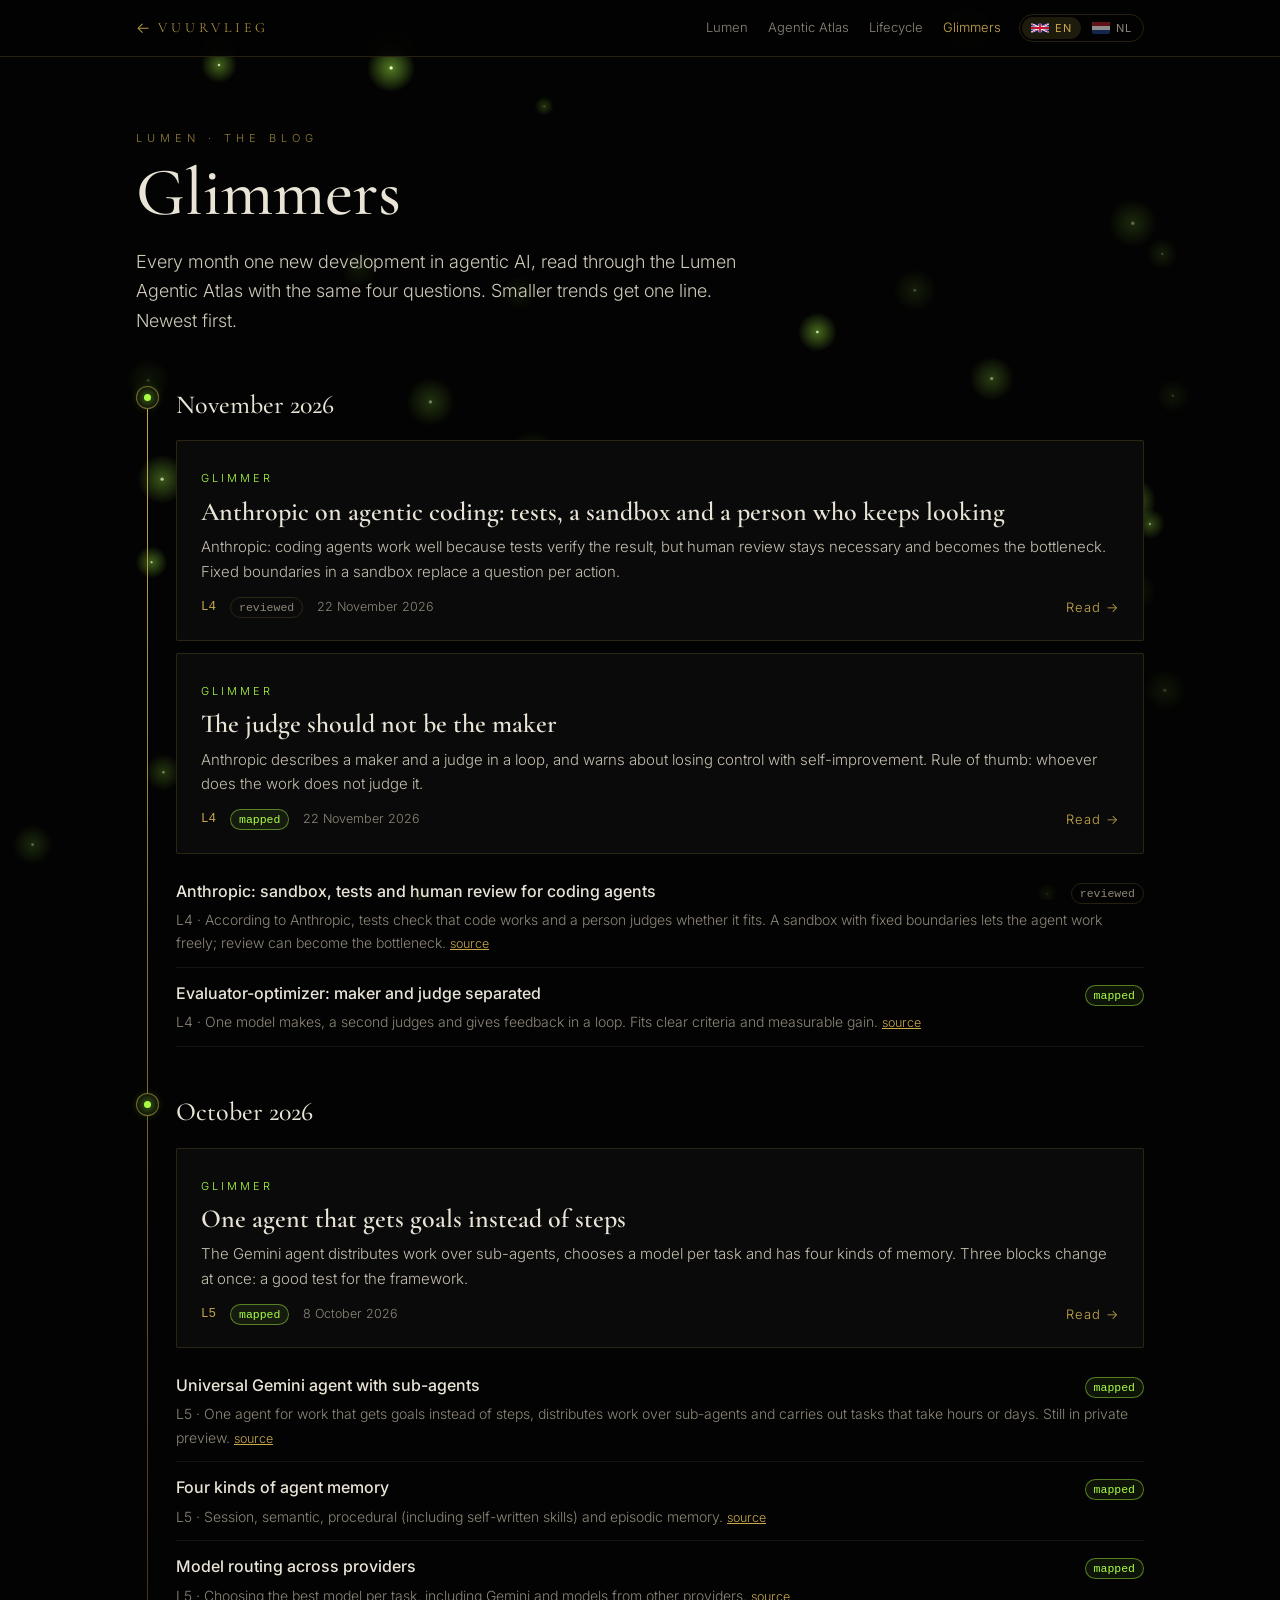
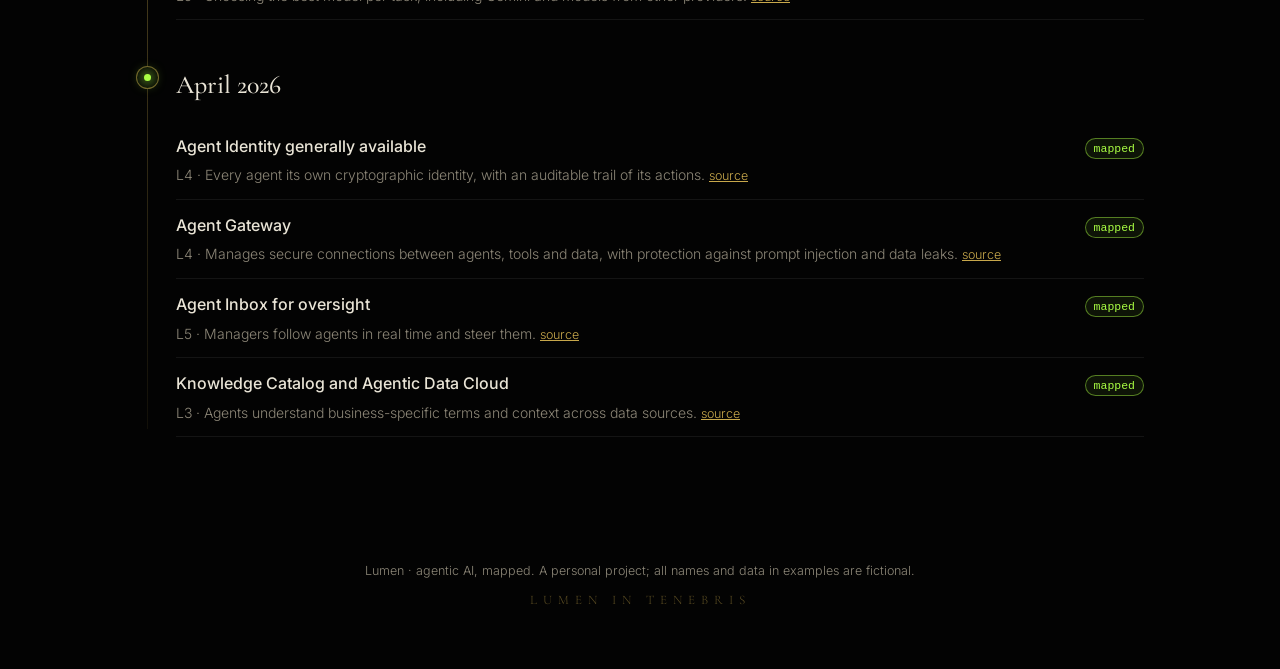
<file: lumen/lichtpunten/index.html>
<!DOCTYPE html>
<html lang="en">
<head>
  <meta charset="UTF-8">
  <meta name="viewport" content="width=device-width, initial-scale=1.0">
  <link rel="icon" href="/favicon.ico" sizes="any">
  <link rel="icon" href="/favicon.svg" type="image/svg+xml">
  <link rel="apple-touch-icon" href="/apple-touch-icon.png">
  <title>Lichtpunten | Lumen</title>
  <link rel="preconnect" href="https://fonts.googleapis.com">
  <link rel="preconnect" href="https://fonts.gstatic.com" crossorigin>
  <link href="https://fonts.googleapis.com/css2?family=Cormorant+Garamond:wght@400;500;600&family=Inter:wght@300;400;500;600&display=swap" rel="stylesheet">
  <link rel="stylesheet" href="/lumen/assets/lumen.css?v=2026-11-22">
  <style>
    .head { padding: 72px 0 24px; }
    .tl { position: relative; padding-left: 40px; margin-top: 24px; }
    .tl::before { content: ""; position: absolute; left: 11px; top: 8px; bottom: 8px; width: 1px; background: linear-gradient(var(--gold), rgba(200,168,75,.08)); }
    .month { position: relative; margin-bottom: 44px; }
    .month-dot { position: absolute; left: -40px; top: 2px; width: 23px; height: 23px; border-radius: 50%; border: 1px solid var(--gold-soft); background: var(--bg); display: flex; align-items: center; justify-content: center; }
    .month-dot::after { content: ""; width: 7px; height: 7px; border-radius: 50%; background: var(--glow); box-shadow: 0 0 12px 3px rgba(170,255,68,.6); animation: lp-pulse 3s ease-in-out infinite; }
    @keyframes lp-pulse { 0%,100% { opacity: .45 } 50% { opacity: 1 } }
    .month h2 { font-family: var(--serif); font-weight: 500; font-size: 26px; text-transform: capitalize; margin-bottom: 14px; }
    .lp { display: block; text-decoration: none; color: var(--text); margin-bottom: 12px; transition: border-color .3s, transform .3s; }
    .lp:hover { border-color: var(--gold-soft); transform: translateX(4px); color: var(--text); }
    .lp .tag { font-size: 11px; letter-spacing: 3px; text-transform: uppercase; color: var(--glow); }
    .lp h3 { font-family: var(--serif); font-weight: 600; font-size: 26px; line-height: 1.2; margin: 6px 0 8px; }
    .lp p { color: #c4beae; font-size: 15px; }
    .meta { display: flex; flex-wrap: wrap; gap: 8px 14px; align-items: center; margin-top: 12px; font-size: 12.5px; color: var(--muted); }
    .meta .lv { font-family: var(--mono); color: var(--gold); }
    .lp .go { color: var(--gold); font-size: 13px; letter-spacing: 1px; margin-left: auto; }
    .trend { display: grid; grid-template-columns: 1fr auto; gap: 4px 16px; padding: 12px 0; border-bottom: 1px solid var(--line-soft); }
    .trend b { font-weight: 500; color: var(--text); }
    .trend .w { grid-column: 1 / -1; color: var(--muted); font-size: 14px; }
    .trend .src { font-size: 12.5px; }
    .empty { color: var(--muted); }
  </style>
</head>
<body>
<main id="app"></main>
<script src="/lumen/assets/lumen.js?v=2026-11-22"></script>
<script>
const TXT = {
  en: { eyebrow: "Lumen · the blog", title: "Glimmers", lead: "Every month one new development in agentic AI, read through the Lumen Agentic Atlas with the same four questions. Smaller trends get one line. Newest first.", note: "Glimmer", read: "Read →", trends: "Trends this month", src: "source", st: { reviewed: "reviewed", mapped: "mapped" }, err: "The Glimmers could not be loaded." },
  nl: { eyebrow: "Lumen · het blog", title: "Lichtpunten", lead: "Elke maand één nieuwe ontwikkeling in agentic AI, gelezen door de bril van de Lumen Agentic Atlas met dezelfde vier vragen. Kleinere trends krijgen één regel. Nieuwste boven.", note: "Lichtpunt", read: "Lezen →", trends: "Trends deze maand", src: "bron", st: { reviewed: "beoordeeld", mapped: "verwerkt" }, err: "De Lichtpunten konden niet worden geladen." }
};
let DATA = null, FAILED = false;

function render() {
  const t = TXT[Lumen.lang], { T, esc } = Lumen;
  let body = "";
  if (FAILED) body = `<p class="empty">${esc(t.err)}</p>`;
  else if (DATA) {
    /* Groeperen per maand, nieuwste boven */
    const months = {};
    DATA.lichtpunten.forEach(l => (months[l.datum.slice(0, 7)] ??= { lp: [], tr: [] }).lp.push(l));
    DATA.trends.forEach(x => (months[x.datum.slice(0, 7)] ??= { lp: [], tr: [] }).tr.push(x));
    body = `<div class="tl">${Object.keys(months).sort().reverse().map(m => `
      <div class="month reveal"><div class="month-dot"></div><h2>${esc(Lumen.month(m))}</h2>
        ${months[m].lp.map(l => `<a class="lm-card lp" href="/lumen/lichtpunten/lees.html?id=${encodeURIComponent(l.id)}">
          <span class="tag">${esc(t.note)}</span><h3>${esc(T(l.t))}</h3><p>${esc(T(l.samenvatting))}</p>
          <div class="meta"><span class="lv">L${l.lv}</span><span class="st st-${esc(l.st)}">${esc(t.st[l.st] || l.st)}</span><span>${esc(Lumen.fullDate(l.datum))}</span><span class="go">${esc(t.read)}</span></div></a>`).join("")}
        ${months[m].tr.map(x => `<div class="trend"><b>${esc(T(x.t))}</b><span><span class="st st-${esc(x.st)}">${esc(t.st[x.st] || x.st)}</span></span>
          <span class="w">L${x.lv} · ${esc(T(x.wat))} ${x.src ? `<a class="src" href="${esc(x.src)}" rel="noopener" target="_blank">${esc(t.src)}</a>` : ""}</span></div>`).join("")}
      </div>`).join("")}</div>`;
  }
  document.title = `${t.title} | Lumen`;
  document.getElementById("app").innerHTML = `<section class="head"><div class="wrap">
    <div class="eyebrow">${esc(t.eyebrow)}</div><h1 class="lm-title">${esc(t.title)}</h1><p class="lead" style="margin-top:18px">${esc(t.lead)}</p>
  </div></section><section style="padding-bottom:40px"><div class="wrap">${body}</div></section>`;
  Lumen.reveal();
}
Lumen.json("/lumen/data/trends.json").then(d => { DATA = d; render(); }).catch(() => { FAILED = true; render(); });
Lumen.start("lights", render);
</script>
</body>
</html>
</file>
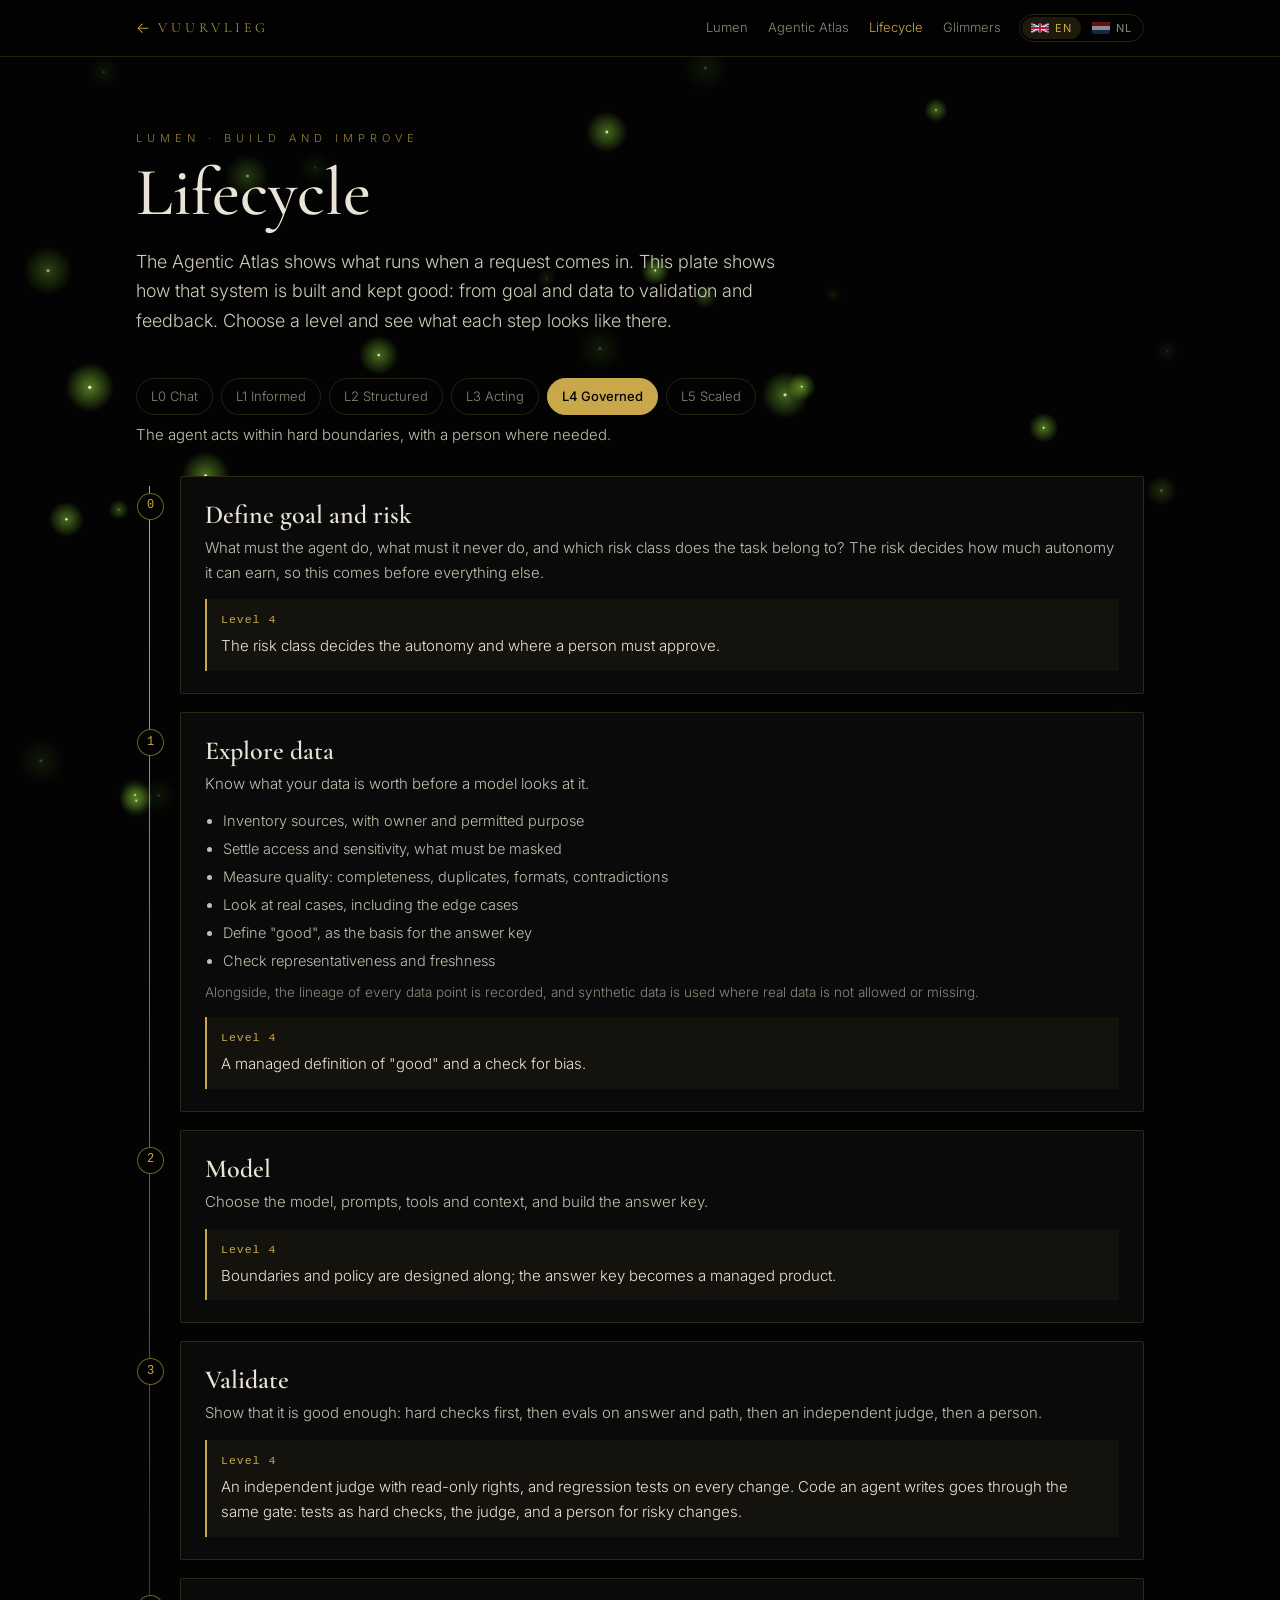
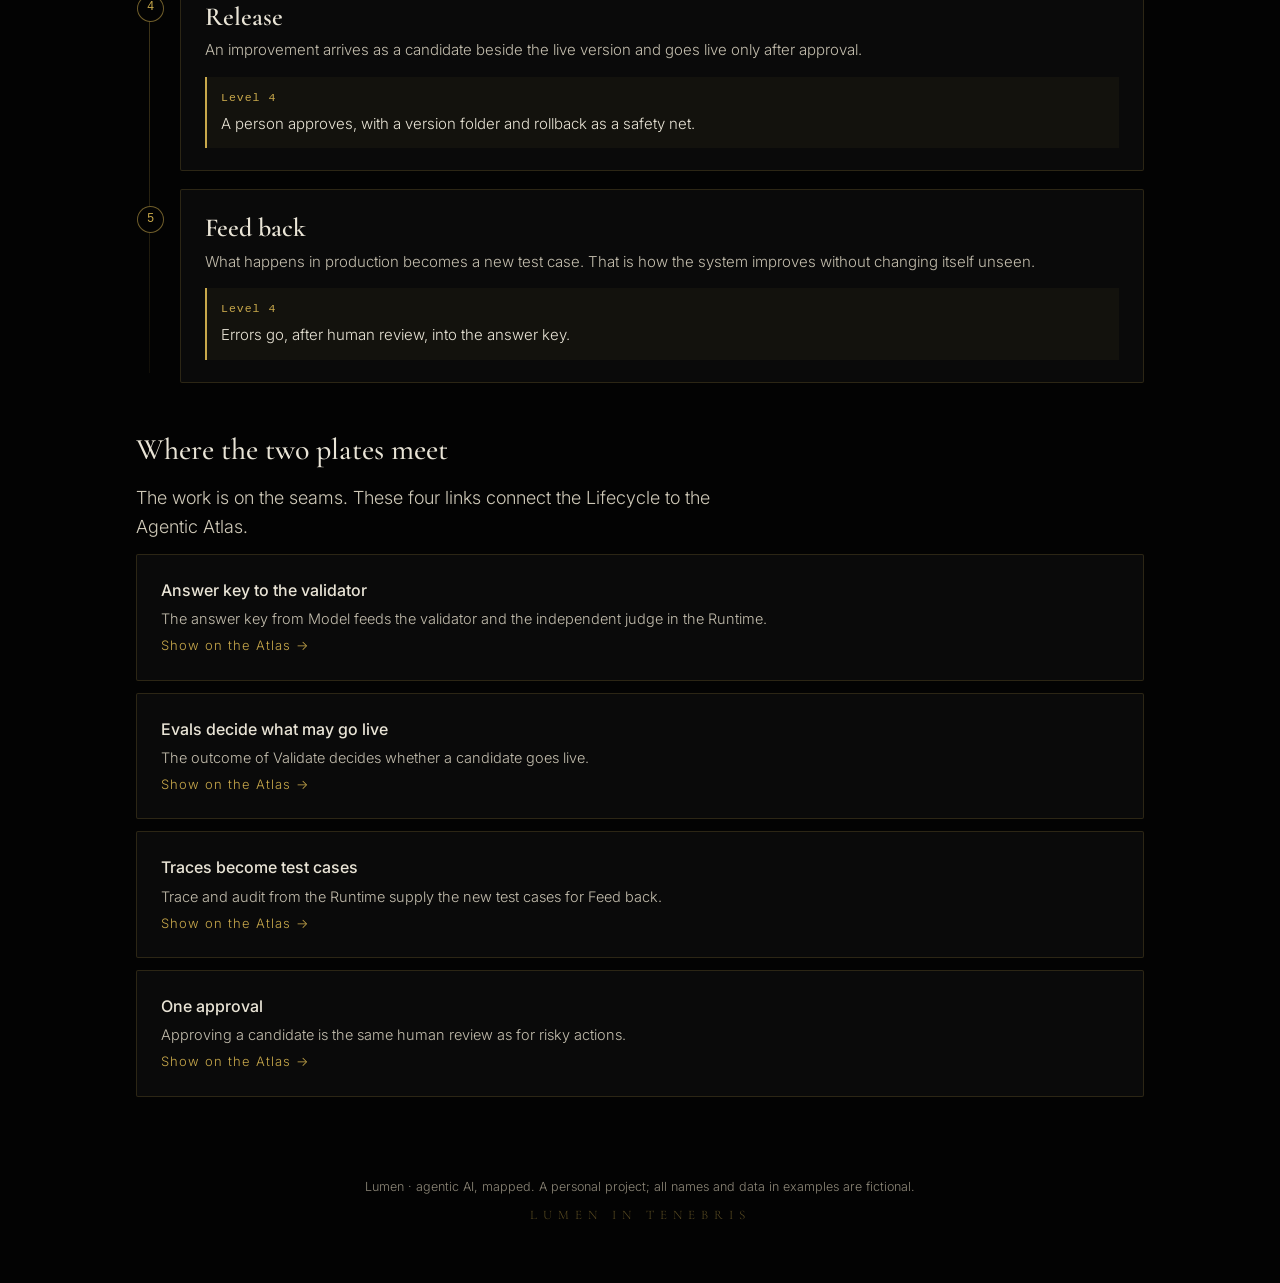
<file: lumen/lifecycle/index.html>
<!DOCTYPE html>
<html lang="en">
<head>
  <meta charset="UTF-8">
  <meta name="viewport" content="width=device-width, initial-scale=1.0">
  <link rel="icon" href="/favicon.ico" sizes="any">
  <link rel="icon" href="/favicon.svg" type="image/svg+xml">
  <link rel="apple-touch-icon" href="/apple-touch-icon.png">
  <title>Lifecycle | Lumen</title>
  <meta name="description" content="Lumen Lifecycle: how an agent is built and improved, from goal and data to validation and feedback, per maturity level.">
  <link rel="preconnect" href="https://fonts.googleapis.com">
  <link rel="preconnect" href="https://fonts.gstatic.com" crossorigin>
  <link href="https://fonts.googleapis.com/css2?family=Cormorant+Garamond:wght@400;500;600&family=Inter:wght@300;400;500;600&display=swap" rel="stylesheet">
  <link rel="stylesheet" href="/lumen/assets/lumen.css?v=2026-11-22">
  <style>
    .head { padding: 72px 0 16px; }
    .lvbar { display: flex; flex-wrap: wrap; gap: 8px; margin: 26px 0 8px; }
    .lvbar button { font: inherit; font-size: 13px; color: var(--muted); background: transparent; border: 1px solid var(--line); border-radius: 99px; padding: 7px 14px; cursor: pointer; transition: all .25s; }
    .lvbar button:hover { color: var(--text); border-color: var(--gold-soft); }
    .lvbar button[aria-pressed="true"] { color: var(--bg); background: var(--gold); border-color: var(--gold); font-weight: 500; }
    .lvnote { color: #c4beae; font-size: 15px; max-width: 760px; min-height: 24px; }
    .flow { position: relative; padding-left: 44px; margin-top: 28px; }
    .flow::before { content: ""; position: absolute; left: 13px; top: 10px; bottom: 10px; width: 1px; background: linear-gradient(var(--gold), rgba(200,168,75,.08)); }
    .stap { position: relative; margin-bottom: 18px; }
    .num { position: absolute; left: -44px; top: 16px; width: 27px; height: 27px; border-radius: 50%; border: 1px solid var(--gold-soft); background: var(--bg); color: var(--gold); font-family: var(--mono); font-size: 12px; display: flex; align-items: center; justify-content: center; }
    .stap h2 { font-family: var(--serif); font-weight: 600; font-size: 26px; line-height: 1.2; margin-bottom: 6px; }
    .stap .w { color: #c4beae; font-size: 15px; }
    .stap .now { margin-top: 14px; padding: 12px 14px; border-left: 2px solid var(--gold); background: rgba(200,168,75,.05); font-size: 15px; }
    .stap .now .k { display: block; font-family: var(--mono); font-size: 11.5px; letter-spacing: 1px; color: var(--gold); margin-bottom: 4px; }
    .stap ul { margin: 12px 0 0 18px; color: #c4beae; font-size: 14.5px; }
    .stap ul li { margin-bottom: 4px; }
    .stap .extra { color: var(--muted); font-size: 13.5px; margin-top: 8px; }
    .seams { padding: 24px 0 40px; }
    .seams h2 { font-family: var(--serif); font-weight: 500; font-size: 30px; margin-bottom: 8px; }
    .seam { display: block; text-decoration: none; color: var(--text); margin-top: 12px; transition: border-color .3s, transform .3s; }
    .seam:hover { border-color: var(--gold-soft); transform: translateX(4px); color: var(--text); }
    .seam b { font-weight: 500; }
    .seam p { color: #c4beae; font-size: 14.5px; margin-top: 4px; }
    .seam .go { color: var(--gold); font-size: 13px; letter-spacing: 1px; }
    .err { color: var(--muted); }
  </style>
</head>
<body>
<main id="app"></main>
<script src="/lumen/assets/lumen.js?v=2026-11-22"></script>
<script>
const TXT = {
  en: { eyebrow: "Lumen · build and improve", title: "Lifecycle", lead: "The Agentic Atlas shows what runs when a request comes in. This plate shows how that system is built and kept good: from goal and data to validation and feedback. Choose a level and see what each step looks like there.", level: "Level", step: "Step", seams: "Where the two plates meet", seamsLead: "The work is on the seams. These four links connect the Lifecycle to the Agentic Atlas.", atlas: "Show on the Atlas →", err: "The Lifecycle could not be loaded." },
  nl: { eyebrow: "Lumen · bouwen en verbeteren", title: "Lifecycle", lead: "De Agentic Atlas laat zien wat er draait als een verzoek binnenkomt. Deze plaat laat zien hoe dat systeem wordt gebouwd en goed blijft: van doel en data tot validatie en terugkoppeling. Kies een level en zie wat elke stap daar inhoudt.", level: "Level", step: "Stap", seams: "Waar de twee platen elkaar raken", seamsLead: "Het werk zit op de naden. Deze vier koppelingen verbinden de Lifecycle met de Agentic Atlas.", atlas: "Bekijk op de Atlas →", err: "De Lifecycle kon niet worden geladen." }
};
let DATA = null, LEVELS = [], FAILED = false, LV = 4;

/* Tekst voor een level: het hoogste genoemde level dat niet boven het gekozen level ligt */
function at(stap, lv) {
  const keys = Object.keys(stap.evolutie).map(Number).filter(k => k <= lv).sort((a, b) => b - a);
  return keys.length ? { k: keys[0], v: stap.evolutie[keys[0]] } : null;
}

function render() {
  const t = TXT[Lumen.lang], { T, esc } = Lumen;
  document.title = `${t.title} | Lumen`;
  let body = "";
  if (FAILED) body = `<p class="err">${esc(t.err)}</p>`;
  else if (DATA) {
    const lvl = LEVELS[LV];
    const bar = LEVELS.map((l, i) => `<button type="button" data-lv="${i}" aria-pressed="${i === LV}">L${i} ${esc(T(l.n))}</button>`).join("");
    const steps = DATA.stappen.map((s, i) => {
      const cur = at(s, LV);
      return `<article class="lm-card stap reveal"><div class="num">${i}</div>
        <h2>${esc(T(s.n))}</h2><p class="w">${esc(T(s.w))}</p>
        ${s.deel ? `<ul>${s.deel.map(d => `<li>${esc(T(d))}</li>`).join("")}</ul>` : ""}
        ${s.extra ? `<p class="extra">${esc(T(s.extra))}</p>` : ""}
        ${cur ? `<div class="now"><span class="k">${esc(t.level)} ${LV}${cur.k !== LV ? ` · ${esc(t.level)} ${cur.k}` : ""}</span>${esc(T(cur.v))}</div>` : ""}
      </article>`;
    }).join("");
    const seams = DATA.koppelingen.map(k => `<a class="lm-card seam" href="/lumen/atlas/?lv=${k.lv}&blokken=${encodeURIComponent(k.blokken.join(","))}">
        <b>${esc(T(k.t))}</b><p>${esc(T(k.w))}</p><span class="go">${esc(t.atlas)}</span></a>`).join("");
    body = `<div class="lvbar" role="group" aria-label="${esc(t.level)}">${bar}</div>
      <p class="lvnote">${lvl ? esc(T(lvl.d)) : ""}</p>
      <div class="flow">${steps}</div>
      <section class="seams"><h2>${esc(t.seams)}</h2><p class="lead">${esc(t.seamsLead)}</p>${seams}</section>`;
  }
  document.getElementById("app").innerHTML = `<section class="head"><div class="wrap">
    <div class="eyebrow">${esc(t.eyebrow)}</div><h1 class="lm-title">${esc(t.title)}</h1><p class="lead" style="margin-top:18px">${esc(t.lead)}</p>
  </div></section><section><div class="wrap">${body}</div></section>`;
  document.querySelectorAll(".lvbar button").forEach(b => b.addEventListener("click", () => { LV = +b.dataset.lv; render(); }));
  Lumen.reveal();
}
Promise.all([Lumen.json("/lumen/data/lifecycle.json"), Lumen.json("/lumen/data/blokken.json")])
  .then(([d, b]) => { DATA = d; LEVELS = b.levels; render(); })
  .catch(() => { FAILED = true; render(); });
Lumen.start("lifecycle", render);
</script>
</body>
</html>
</file>
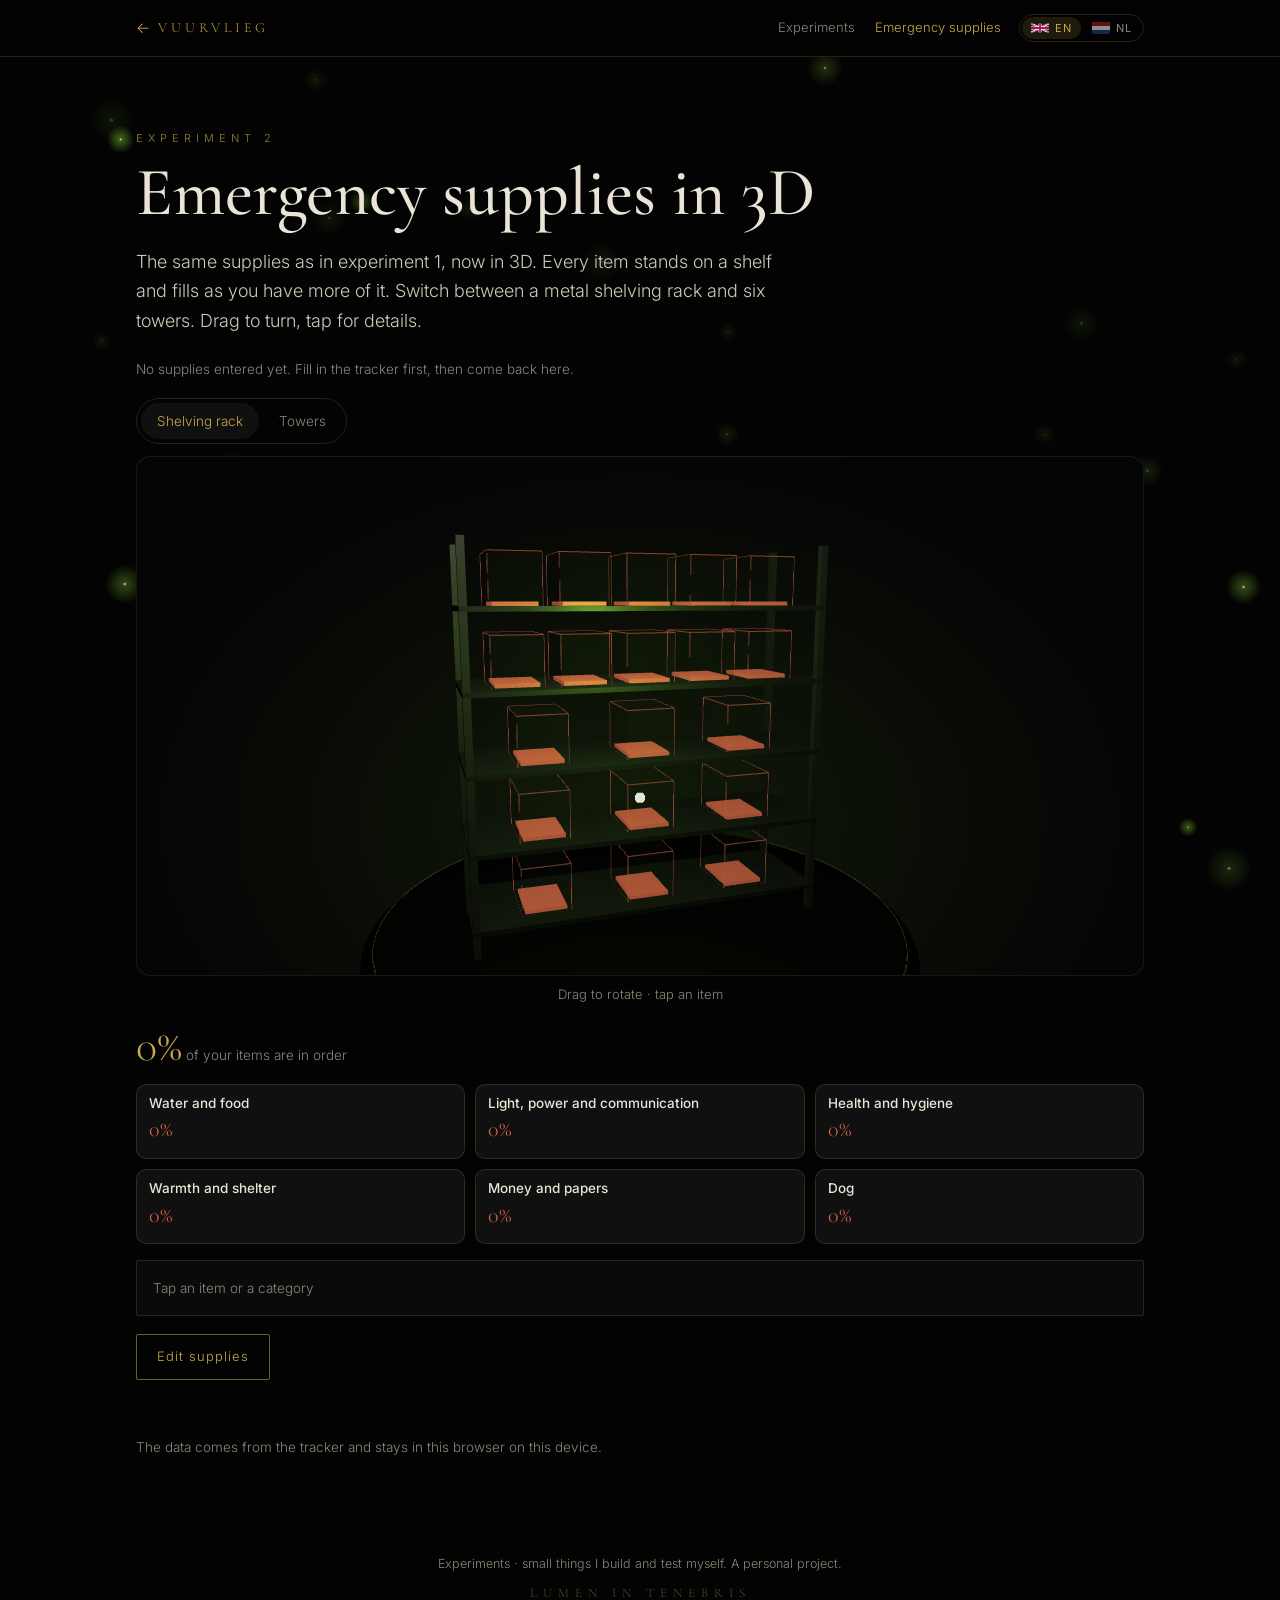
<file: experimenten/noodvoorraad/3d/index.html>
<!DOCTYPE html>
<html lang="nl">
<head>
  <meta charset="UTF-8">
  <meta name="viewport" content="width=device-width, initial-scale=1.0">
  <link rel="icon" href="/favicon.ico" sizes="any">
  <link rel="icon" href="/favicon.svg" type="image/svg+xml">
  <link rel="apple-touch-icon" href="/apple-touch-icon.png">
  <title>Noodvoorraad in 3D | Experimenten</title>
  <meta name="description" content="Experiment 2: je noodvoorraad als 3D-weergave met three.js. Leest dezelfde gegevens als de tracker, alleen in je eigen browser.">
  <link rel="preconnect" href="https://fonts.googleapis.com">
  <link rel="preconnect" href="https://fonts.gstatic.com" crossorigin>
  <link href="https://fonts.googleapis.com/css2?family=Cormorant+Garamond:wght@400;500;600&family=Inter:wght@300;400;500;600&display=swap" rel="stylesheet">
  <link rel="stylesheet" href="/lumen/assets/lumen.css?v=2026-11-22">
  <style>
    .head { padding: 72px 0 8px; }
    .stage { width: 100%; margin-top: 18px; border: 1px solid var(--line-soft); border-radius: 14px; background: radial-gradient(ellipse at 50% 70%, #111a08 0%, #050505 70%); overflow: hidden; min-height: 280px; }
    .seg { display: inline-flex; gap: 4px; margin-top: 18px; padding: 4px; border: 1px solid var(--line); border-radius: 99px; }
    .seg button { font: inherit; font-size: 13.5px; color: var(--muted); background: transparent; border: 0; border-radius: 99px; padding: 7px 16px; cursor: pointer; }
    .seg button.on { background: var(--panel-2); color: var(--gold); }
    .stage { margin-top: 12px !important; }
    .hint { color: var(--muted); font-size: 13px; margin-top: 8px; text-align: center; }
    .big { font-family: var(--serif); font-size: 44px; color: var(--gold); line-height: 1; }
    .chips { display: grid; grid-template-columns: repeat(2, 1fr); gap: 10px; margin-top: 16px; }
    .chip { font: inherit; text-align: left; color: var(--text); background: var(--panel-2); border: 1px solid var(--line); border-radius: 10px; padding: 10px 12px; cursor: pointer; }
    .chip:hover, .chip.on { border-color: var(--gold-soft); }
    .chip.on { background: #14120a; }
    .chip b { display: block; font-size: 13.5px; font-weight: 500; line-height: 1.25; }
    .chip span { font-family: var(--serif); font-size: 22px; color: var(--gold); }
    .chip.ok span { color: var(--glow); } .chip.bad span { color: #d9654a; }
    .panel { margin-top: 16px; padding: 16px; }
    .panel h2 { font-family: var(--serif); font-weight: 600; font-size: 22px; margin-bottom: 8px; }
    .li { display: flex; align-items: center; gap: 10px; padding: 8px 0; border-bottom: 1px solid var(--line-soft); font-size: 14.5px; }
    .li:last-child { border-bottom: 0; }
    .dot { width: 10px; height: 10px; border-radius: 50%; flex: none; background: var(--muted); }
    .dot.ok { background: var(--glow); box-shadow: 0 0 8px 2px rgba(170,255,68,.5); } .dot.low, .dot.soon { background: var(--gold); } .dot.bad { background: #d9654a; }
    .li .n { flex: 1; } .li .q { color: var(--muted); font-size: 12.5px; text-align: right; }
    .btns { display: flex; flex-wrap: wrap; gap: 10px; margin: 18px 0 56px; }
    .note { color: var(--muted); font-size: 13.5px; }
    .empty { padding: 28px 16px; text-align: center; color: var(--muted); font-size: 14px; }
    @media (min-width: 640px) { .chips { grid-template-columns: repeat(3, 1fr); } }
  </style>
</head>
<body data-section="exp">
<main id="app"></main>
<script src="/lumen/assets/lumen.js?v=2026-11-22"></script>
<script src="nv3d.js?v=2026-11-22"></script>
<script>
const TXT = {
  en: { eyebrow: "Experiment 2", title: "Emergency supplies in 3D", lead: "The same supplies as in experiment 1, now in 3D. Every item stands on a shelf and fills as you have more of it. Switch between a metal shelving rack and six towers. Drag to turn, tap for details.", rack: "Shelving rack", towers: "Towers",
    total: "of your items are in order", edit: "Edit supplies", back: "Experiment 1", nodata: "No supplies entered yet. Fill in the tracker first, then come back here.",
    nogl: "Your browser cannot show 3D here. The overview below still works.", note: "The data comes from the tracker and stays in this browser on this device.",
    pick: "Tap an item or a category", of: "of", hint: "Drag to rotate · tap an item",
    cats: { water: "Water and food", licht: "Light, power and communication", gezond: "Health and hygiene", warmte: "Warmth and shelter", papier: "Money and papers", extra: "Dog" },
    st: { ok: "In order", low: "Too little", soon: "Expires soon", exp: "Expired", skip: "Not applicable", missing: "Missing" } },
  nl: { eyebrow: "Experiment 2", title: "Noodvoorraad in 3D", lead: "Dezelfde voorraad als in experiment 1, nu in 3D. Elk onderdeel staat op een plank en vult zich naarmate je er meer van hebt. Wissel tussen een stalen stelling en zes torens. Sleep om te draaien, tik voor details.", rack: "Stelling", towers: "Torens",
    total: "van je onderdelen is op orde", edit: "Voorraad aanpassen", back: "Experiment 1", nodata: "Nog geen voorraad ingevuld. Vul eerst de tracker in en kom dan hier terug.",
    nogl: "Je browser kan hier geen 3D tonen. Het overzicht hieronder werkt wel.", note: "De gegevens komen uit de tracker en blijven in deze browser op dit apparaat.",
    pick: "Tik op een onderdeel of een categorie", of: "van", hint: "Sleep om te draaien · tik op een onderdeel",
    cats: { water: "Water en eten", licht: "Licht, stroom en communicatie", gezond: "Gezondheid en hygiëne", warmte: "Warmte en beschutting", papier: "Geld en papieren", extra: "Hond" },
    st: { ok: "Op orde", low: "Te weinig", soon: "Bijna verlopen", exp: "Verlopen", skip: "Niet van toepassing", missing: "Ontbreekt" } }
};
const ORDER = ["water", "licht", "gezond", "warmte", "papier", "extra"];
let scn = null, sel = null, mode = "rack";
function render() {
  const t = TXT[Lumen.lang], { esc } = Lumen, sum = NV3D.summary(Lumen.lang);
  document.title = `${t.title} | ${Lumen.lang === "nl" ? "Experimenten" : "Experiments"}`;
  if (scn) { scn.dispose(); scn = null; }
  const chip = c => { const o = sum.cats[c], p = Math.round(o.f * 100), cls = o.act && o.f === 1 ? "ok" : (o.bad || (o.act && o.f === 0)) ? "bad" : "";
    return `<button type="button" class="chip ${cls}${c === sel ? " on" : ""}" data-c="${c}"><b>${esc(t.cats[c])}</b><span>${p}%</span></button>`; };
  document.getElementById("app").innerHTML = `
  <section class="head"><div class="wrap"><div class="eyebrow">${esc(t.eyebrow)}</div><h1 class="lm-title">${esc(t.title)}</h1>
    <p class="lead" style="margin-top:18px">${esc(t.lead)}</p></div></section>
  <section><div class="wrap">
    ${sum.saved ? "" : `<p class="note" style="margin-top:14px">${esc(t.nodata)}</p>`}
    <div class="seg"><button type="button" data-m="rack" class="${mode === "rack" ? "on" : ""}">${esc(t.rack)}</button><button type="button" data-m="towers" class="${mode === "towers" ? "on" : ""}">${esc(t.towers)}</button></div>
    <div class="stage" id="stage"></div><p class="hint">${esc(t.hint)}</p>
    <p style="margin-top:18px"><span class="big">${sum.pct}%</span> <span class="note">${esc(t.total)}</span></p>
    <div class="chips">${ORDER.map(chip).join("")}</div>
    <div class="lm-card panel" id="panel"></div>
    <div class="btns"><a class="lm-btn" href="/experimenten/noodvoorraad/${Lumen.lang === "nl" ? "?lang=nl" : ""}">${esc(t.edit)}</a></div>
    <p class="note" style="margin-bottom:56px">${esc(t.note)}</p>
  </div></section>`;
  const stage = document.getElementById("stage");
  scn = NV3D.mount(stage, sum, pick, mode);
  document.querySelectorAll(".seg button").forEach(b => b.addEventListener("click", () => { mode = b.dataset.m; render(); }));
  if (!scn) { stage.style.display = "none"; document.querySelector(".hint").textContent = t.nogl; }
  document.querySelectorAll(".chip").forEach(b => b.addEventListener("click", () => pick(b.dataset.c)));
  panel(sum); if (scn) scn.select(sel);
  function pick(c) { sel = c; document.querySelectorAll(".chip").forEach(b => b.classList.toggle("on", b.dataset.c === c)); if (scn) scn.select(c); panel(sum); }
}
function panel(sum) {
  const t = TXT[Lumen.lang], { esc } = Lumen, el = document.getElementById("panel");
  if (!sel) { el.innerHTML = `<p class="note">${esc(t.pick)}</p>`; return; }
  const dot = s => s === "ok" ? "ok" : (s === "low" || s === "soon") ? "low" : s === "skip" ? "" : "bad";
  el.innerHTML = `<h2>${esc(t.cats[sel])}</h2>` + sum.cats[sel].items.map(i =>
    `<div class="li"><span class="dot ${dot(i.status)}"></span><span class="n">${esc(i.name)}</span><span class="q">${esc(t.st[i.status])}<br>${esc(i.have)} ${esc(t.of)} ${esc(i.target)}</span></div>`).join("");
}
Lumen.start("noodvoorraad", render);
</script>
</body>
</html>
</file>
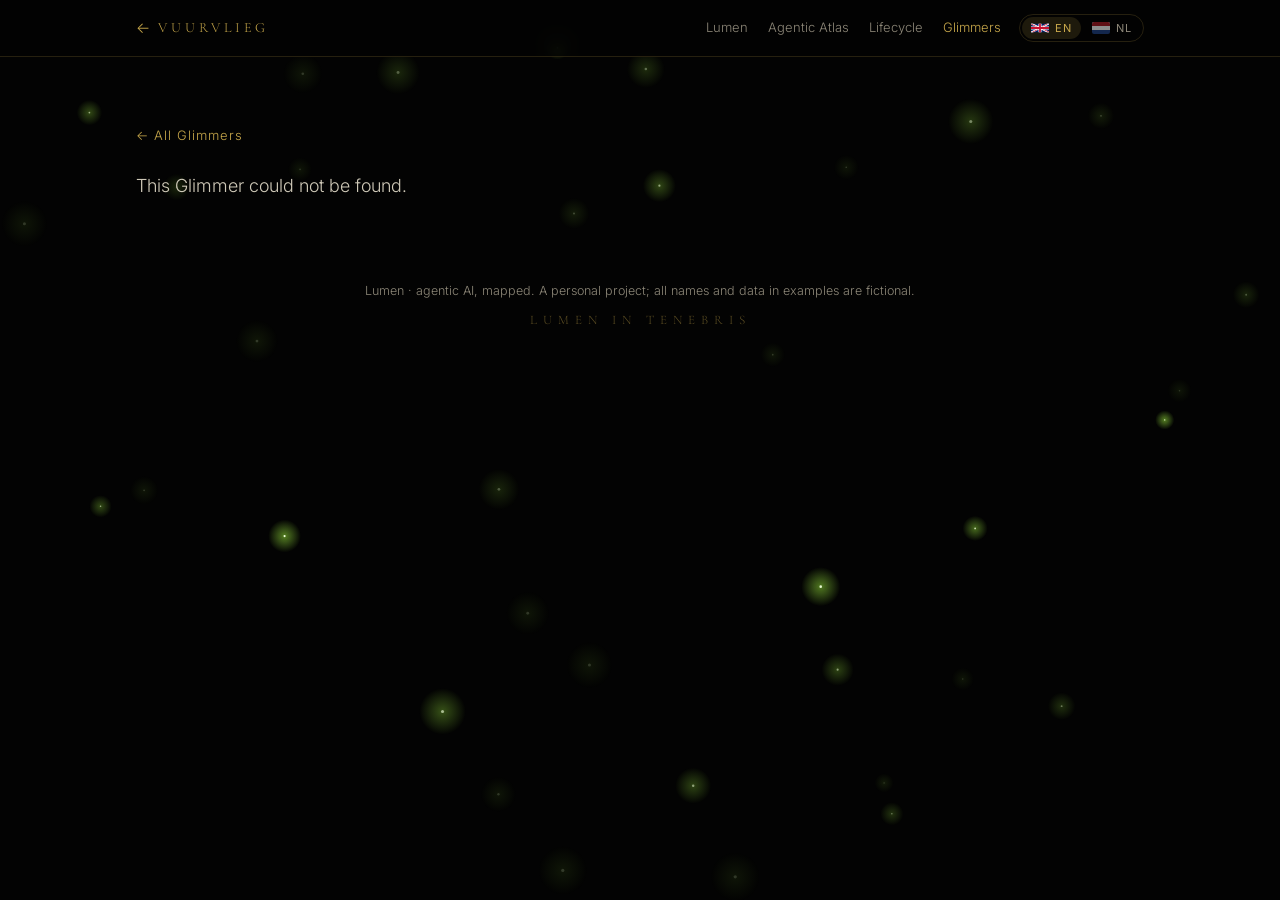
<file: lumen/lichtpunten/lees.html>
<!DOCTYPE html>
<html lang="en">
<head>
  <meta charset="UTF-8">
  <meta name="viewport" content="width=device-width, initial-scale=1.0">
  <link rel="icon" href="/favicon.ico" sizes="any">
  <link rel="icon" href="/favicon.svg" type="image/svg+xml">
  <link rel="apple-touch-icon" href="/apple-touch-icon.png">
  <title>Lichtpunt | Lumen</title>
  <link rel="preconnect" href="https://fonts.googleapis.com">
  <link rel="preconnect" href="https://fonts.gstatic.com" crossorigin>
  <link href="https://fonts.googleapis.com/css2?family=Cormorant+Garamond:wght@400;500;600&family=Inter:wght@300;400;500;600&display=swap" rel="stylesheet">
  <link rel="stylesheet" href="/lumen/assets/lumen.css?v=2026-11-22">
  <style>
    .art { padding: 64px 0 40px; }
    .back { font-size: 13px; letter-spacing: 1px; text-decoration: none; }
    .art h1 { font-family: var(--serif); font-weight: 500; font-size: clamp(34px, 5.5vw, 52px); line-height: 1.1; margin: 18px 0 18px; max-width: 820px; }
    .facts { display: flex; flex-wrap: wrap; gap: 8px 18px; align-items: center; font-size: 13px; color: var(--muted); padding: 14px 0; border-top: 1px solid var(--line); border-bottom: 1px solid var(--line); margin-bottom: 30px; max-width: 720px; }
    .facts .lv { font-family: var(--mono); color: var(--gold); }
    .facts .by { flex-basis: 100%; color: var(--muted); }
    .facts .by a { color: var(--text); text-decoration: none; font-weight: 400; }
    .facts .by a:hover { color: var(--gold); }
    .facts .by em { font-style: italic; }
    .facts .blk { border: 1px solid var(--line); border-radius: 99px; padding: 2px 9px; color: var(--text); font-size: 12px; }
    .sources { margin-top: 34px; padding-top: 16px; border-top: 1px solid var(--line); max-width: 720px; font-size: 13.5px; color: var(--muted); }
    .sources a { word-break: break-all; }
    .actions { display: flex; flex-wrap: wrap; gap: 12px; margin-top: 30px; }
    .note { color: var(--muted); font-size: 13px; margin-bottom: 18px; }
  </style>
</head>
<body>
<main id="app"></main>
<script src="/lumen/assets/lumen.js?v=2026-11-22"></script>
<script>
const TXT = {
  en: { by: "Personal view", back: "← All Glimmers", level: "Level", sources: "Sources", atlas: "Show in the Agentic Atlas →", notFound: "This Glimmer could not be found.", fallback: "Not yet available in English; showing the Dutch version.", st: { reviewed: "reviewed", mapped: "mapped" } },
  nl: { by: "Persoonlijke visie", back: "← Alle Lichtpunten", level: "Level", sources: "Bronnen", atlas: "Bekijk in de Agentic Atlas →", notFound: "Dit lichtpunt is niet gevonden.", fallback: "Nog niet beschikbaar in het Nederlands; de Engelse versie wordt getoond.", st: { reviewed: "beoordeeld", mapped: "verwerkt" } }
};
const ID = new URLSearchParams(location.search).get("id") || "";
const VALID = /^[a-z0-9-]+$/i.test(ID);
let BLOKKEN = {}, CACHE = {};

/* Haal de Markdown op in de gekozen taal; valt terug op de andere taal als die er (nog) niet is */
async function load(lang) {
  if (CACHE[lang]) return CACHE[lang];
  const tryLang = async l => { const r = await fetch(`/lumen/lichtpunten/${ID}.${l}.md`, { cache: "no-cache" }); if (!r.ok) throw 0; return r.text(); };
  try { CACHE[lang] = { text: await tryLang(lang), lang }; }
  catch (e) { const other = lang === "nl" ? "en" : "nl"; CACHE[lang] = { text: await tryLang(other), lang: other }; }
  return CACHE[lang];
}

async function render() {
  const t = TXT[Lumen.lang], { T, esc } = Lumen, app = document.getElementById("app");
  let doc = null;
  if (VALID) { try { doc = await load(Lumen.lang); } catch (e) {} }
  if (!doc) { app.innerHTML = `<section class="art"><div class="wrap"><a class="back" href="/lumen/lichtpunten/">${esc(t.back)}</a><p class="lead" style="margin-top:24px">${esc(t.notFound)}</p></div></section>`; return; }
  const { meta, body } = Lumen.frontMatter(doc.text);
  const blokken = (meta.blokken || []).map(k => BLOKKEN[k] ? T(BLOKKEN[k].l) : k);
  document.title = `${meta.titel || (Lumen.lang === "nl" ? "Lichtpunt" : "Glimmer")} | Lumen`;
  app.innerHTML = `<section class="art"><div class="wrap">
    <a class="back" href="/lumen/lichtpunten/">${esc(t.back)}</a>
    <h1>${esc(meta.titel || "")}</h1>
    <div class="facts">
      <span class="by"><a href="/profiel/">Niels van der Heijden</a> · <em>${esc(t.by)}</em></span>
      ${meta.datum ? `<span>${esc(Lumen.fullDate(meta.datum))}</span>` : ""}
      ${meta.level ? `<span class="lv">${esc(t.level)} ${esc(meta.level)}</span>` : ""}
      ${blokken.map(b => `<span class="blk">${esc(b)}</span>`).join("")}
      ${meta.status ? `<span class="st st-${esc(meta.status)}">${esc(t.st[meta.status] || meta.status)}</span>` : ""}
    </div>
    ${doc.lang !== Lumen.lang ? `<p class="note">${esc(t.fallback)}</p>` : ""}
    <article class="md">${Lumen.markdown(body)}</article>
    ${(meta.bronnen || []).length ? `<div class="sources">${esc(t.sources)}: ${meta.bronnen.filter(u => /^https?:\/\//.test(u)).map(u => `<a href="${esc(u)}" rel="noopener" target="_blank">${esc(u)}</a>`).join(" · ")}</div>` : ""}
    <div class="actions">
      ${meta.level ? `<a class="lm-btn" href="/lumen/atlas/?lv=${encodeURIComponent(meta.level)}${(meta.blokken || []).length ? "&blokken=" + encodeURIComponent(meta.blokken.join(",")) : ""}">${esc(t.atlas)}</a>` : ""}
      <a class="lm-btn" href="/lumen/lichtpunten/">${esc(t.back)}</a>
    </div>
  </div></section>`;
}
Lumen.json("/lumen/data/blokken.json").then(d => { BLOKKEN = d.blokken; render(); }).catch(() => {});
Lumen.start("lights", render);
</script>
</body>
</html>
</file>
<file: lumen/assets/lumen.css>
/* Lumen: gedeelde stijl voor alle pagina's onder /lumen/. Alleen donker, in de vuurvlieg-stijl. */
:root {
  --bg: #030303;
  --panel: #0a0a0a;
  --panel-2: #101010;
  --line: rgba(200, 168, 75, 0.18);
  --line-soft: rgba(255, 255, 255, 0.07);
  --gold: #c8a84b;
  --gold-soft: rgba(200, 168, 75, 0.55);
  --glow: #aaff44;
  --text: #e9e4d6;
  --muted: #8d8778;
  --serif: 'Cormorant Garamond', 'Times New Roman', serif;
  --sans: 'Inter', system-ui, -apple-system, sans-serif;
  --mono: ui-monospace, 'SFMono-Regular', Consolas, monospace;

  /* Code, model en mens: drie duidelijk verschillende families op donker */
  --code-fill: #0f1419; --code-line: #8fa3b8; --code-ink: #d6dee6;
  --model-fill: #1a1430; --model-line: #b59cff; --model-ink: #ddd2ff;
  --human-fill: #241b0a; --human-line: #e0b049; --human-ink: #f4d88f;
  --harness: #5fd6c8; --harness-soft: rgba(95, 214, 200, 0.10);
  --integ: #f2a65a; --integ-soft: rgba(242, 166, 90, 0.12);
  --accent: #aaff44;
  --good: #8be08f; --good-soft: rgba(139, 224, 143, 0.10);
  --bad: #ff7a6b; --bad-soft: rgba(255, 122, 107, 0.12);
  --warn: #ffb454; --warn-soft: rgba(255, 180, 84, 0.12);
  color-scheme: dark;
}
* { margin: 0; padding: 0; box-sizing: border-box; }
html { scroll-behavior: smooth; }
body { background: var(--bg); color: var(--text); font-family: var(--sans); font-weight: 300; line-height: 1.65; overflow-x: hidden }
a { color: var(--gold); }
a:hover { color: #e0c262; }
:focus-visible { outline: 2px solid var(--glow); outline-offset: 2px; }

/* Vuurvliegjes achter de inhoud, zoals op het profiel */
#fireflies { position: fixed; inset: 0; z-index: 0; pointer-events: none; }
main, footer.lm-foot { position: relative; z-index: 1; }

.wrap { max-width: 1040px; margin: 0 auto; padding: 0 16px; }
.wrap.wide { max-width: 1320px; }

/* Kopregel met link terug naar de homepage */
.lm-nav { position: sticky; top: 0; z-index: 20; background: rgba(3, 3, 3, 0.8); backdrop-filter: blur(10px); border-bottom: 1px solid var(--line); }
.lm-nav .wrap { display: flex; align-items: center; gap: 18px; height: 56px; }
.lm-home { display: inline-flex; align-items: center; gap: 8px; color: var(--gold); text-decoration: none; font-family: var(--serif); letter-spacing: 4px; font-size: 14px; white-space: nowrap; }
.lm-home span { font-family: var(--sans); letter-spacing: 0; font-size: 15px; }
.lm-links { display: flex; gap: 20px; list-style: none; font-size: 13px; margin-left: auto; }
.lm-links a { color: var(--muted); text-decoration: none; white-space: nowrap; }
.lm-links a:hover, .lm-links a[aria-current="page"] { color: var(--gold); }
.lang-switch { display: flex; gap: 2px; border: 1px solid var(--line); border-radius: 99px; padding: 2px; flex-shrink: 0; }
.lang-switch button { display: flex; align-items: center; gap: 6px; background: none; border: 0; border-radius: 99px; cursor: pointer; font-family: var(--sans); font-size: 11px; letter-spacing: 1px; color: var(--muted); padding: 4px 9px; }
.lang-switch button svg { width: 18px; height: 12px; border-radius: 2px; opacity: .55; }
.lang-switch button:hover { color: var(--text); }
.lang-switch button:hover svg, .lang-switch button[aria-pressed="true"] svg { opacity: 1; }
.lang-switch button[aria-pressed="true"] { background: rgba(200, 168, 75, .14); color: var(--gold); }
@media (max-width: 640px) { .lm-links { display: none; } .lang-switch { margin-left: auto; } }

/* Typografie */
.eyebrow { font-size: 11px; letter-spacing: 5px; text-transform: uppercase; color: var(--gold); opacity: .75; margin-bottom: 10px; }
h1.lm-title { font-family: var(--serif); font-weight: 500; font-size: clamp(40px, 7vw, 68px); line-height: 1.05; }
h2.lm-h2 { font-family: var(--serif); font-weight: 500; font-size: clamp(28px, 4.5vw, 38px); margin-bottom: 24px; }
h2.lm-h2::after { content: ""; display: block; width: 64px; height: 1px; margin-top: 12px; background: linear-gradient(90deg, var(--gold), transparent); }
.lead { font-size: 18px; color: #cfc9b8; max-width: 640px; }
section.lm-sec { padding: 64px 0; }

/* Kaarten en knoppen */
.lm-card { background: var(--panel); border: 1px solid var(--line); border-radius: 2px; padding: 22px 24px; }
.lm-btn { display: inline-flex; align-items: center; gap: 8px; padding: 11px 20px; font-size: 13px; letter-spacing: 1px; text-decoration: none; border: 1px solid var(--gold-soft); color: var(--gold); border-radius: 2px; background: none; cursor: pointer; font-family: var(--sans); transition: background .25s, color .25s, box-shadow .25s; }
.lm-btn:hover { background: var(--gold); color: #070707; box-shadow: 0 0 24px rgba(200,168,75,.35); }
.lm-btn.solid { background: var(--gold); color: #070707; }

/* Status van een trend */
.st { display: inline-block; font: 500 11.5px var(--mono); padding: 3px 8px; border-radius: 99px; border: 1px solid var(--line); color: var(--muted); }
.st-mapped { border-color: rgba(170,255,68,.45); color: var(--glow); background: rgba(170,255,68,.07); }

/* Lichtpunt-artikel (Markdown) */
.md { max-width: 720px; }
.md h2 { font-family: var(--serif); font-weight: 600; font-size: 26px; margin: 34px 0 8px; color: var(--text); }
.md h3 { font-family: var(--serif); font-weight: 600; font-size: 21px; margin: 26px 0 6px; }
.md p { color: #d4cebd; font-size: 16.5px; margin: 0 0 14px; }
.md ul, .md ol { margin: 0 0 14px 22px; color: #d4cebd; }
.md li { margin: 4px 0; }
.md strong { color: var(--text); font-weight: 500; }
.md code { font-family: var(--mono); font-size: 14px; background: var(--panel-2); padding: 1px 5px; border-radius: 3px; }
.md blockquote { border-left: 1px solid var(--gold); padding-left: 18px; font-family: var(--serif); font-style: italic; font-size: 21px; color: var(--text); margin: 18px 0; }

footer.lm-foot { text-align: center; padding: 40px 16px 56px; color: var(--muted); font-size: 12.5px; }
footer.lm-foot .motto { display: block; color: var(--gold); opacity: .45; font-family: var(--serif); letter-spacing: 6px; font-size: 13px; margin-top: 8px; text-decoration: none; }

.reveal { opacity: 0; transform: translateY(18px); transition: opacity .8s ease, transform .8s ease; }
.reveal.in { opacity: 1; transform: none; }
@media (prefers-reduced-motion: reduce) { * { animation: none !important; transition: none !important; } .reveal { opacity: 1; transform: none; } }

/* Gedeeld: kernzin, principes en vragen (hoofdpagina en Atlas) */
.kern { font-family: var(--serif); font-style: italic; font-size: clamp(24px, 3.6vw, 34px); line-height: 1.3; color: var(--text); margin: 24px 0 20px; max-width: 760px; border-left: 1px solid var(--gold); padding-left: 22px; }
.principles { display: grid; grid-template-columns: repeat(3, 1fr); gap: 16px; }
.principle .n { font-family: var(--serif); font-size: 52px; line-height: .9; color: transparent; -webkit-text-stroke: 1px var(--gold); opacity: .85; }
.principle h3 { font-family: var(--serif); font-weight: 600; font-size: 23px; line-height: 1.2; margin: 10px 0 8px; }
.principle p { color: #c4beae; font-size: 15px; }
.questions { display: grid; grid-template-columns: repeat(4, 1fr); gap: 12px; counter-reset: q; }
.questions li { list-style: none; border-top: 1px solid var(--gold-soft); padding-top: 10px; font-size: 15px; color: #d4cebd; }
.questions li b { display: block; font-size: 12px; letter-spacing: 2px; color: var(--gold); font-weight: 500; margin-bottom: 4px; }
@media (max-width: 820px) { .principles { grid-template-columns: 1fr; } .questions { grid-template-columns: 1fr 1fr; } }
@media (max-width: 480px) { .questions { grid-template-columns: 1fr; } }

/* Gedeeld: het schild van de homepage met de vuurvlieg als agent (hoofdpagina en Atlas) */
.hero-grid { display: grid; grid-template-columns: minmax(0, 1fr) 300px; gap: 48px; align-items: center; }
/* Het schild van de homepage: de vuurvlieg is de agent, het schild zijn de controles */
.shield { text-align: center; }
.shield svg { width: 100%; max-width: 280px; height: auto; overflow: visible; }
.shield .agent { animation: roam 16s ease-in-out infinite; }
.shield .agent .halo { fill: #aaff44; animation: glow 3s ease-in-out infinite; }
@keyframes roam {
  0%, 100% { transform: translate(0, 0) } 15% { transform: translate(70px, -60px) } 32% { transform: translate(-60px, -90px) }
  50% { transform: translate(-80px, 60px) } 68% { transform: translate(40px, 140px) } 84% { transform: translate(85px, 20px) }
}
@keyframes glow { 0%, 100% { opacity: .35; filter: blur(3px) } 50% { opacity: 1; filter: blur(0) } }
@media (prefers-reduced-motion: reduce) { .shield .agent, .shield .agent .halo { animation: none; } }
@media (max-width: 860px) { .hero-grid { grid-template-columns: 1fr; gap: 24px; } .shield { order: -1; } .shield svg { max-width: 150px; } }
</file>
